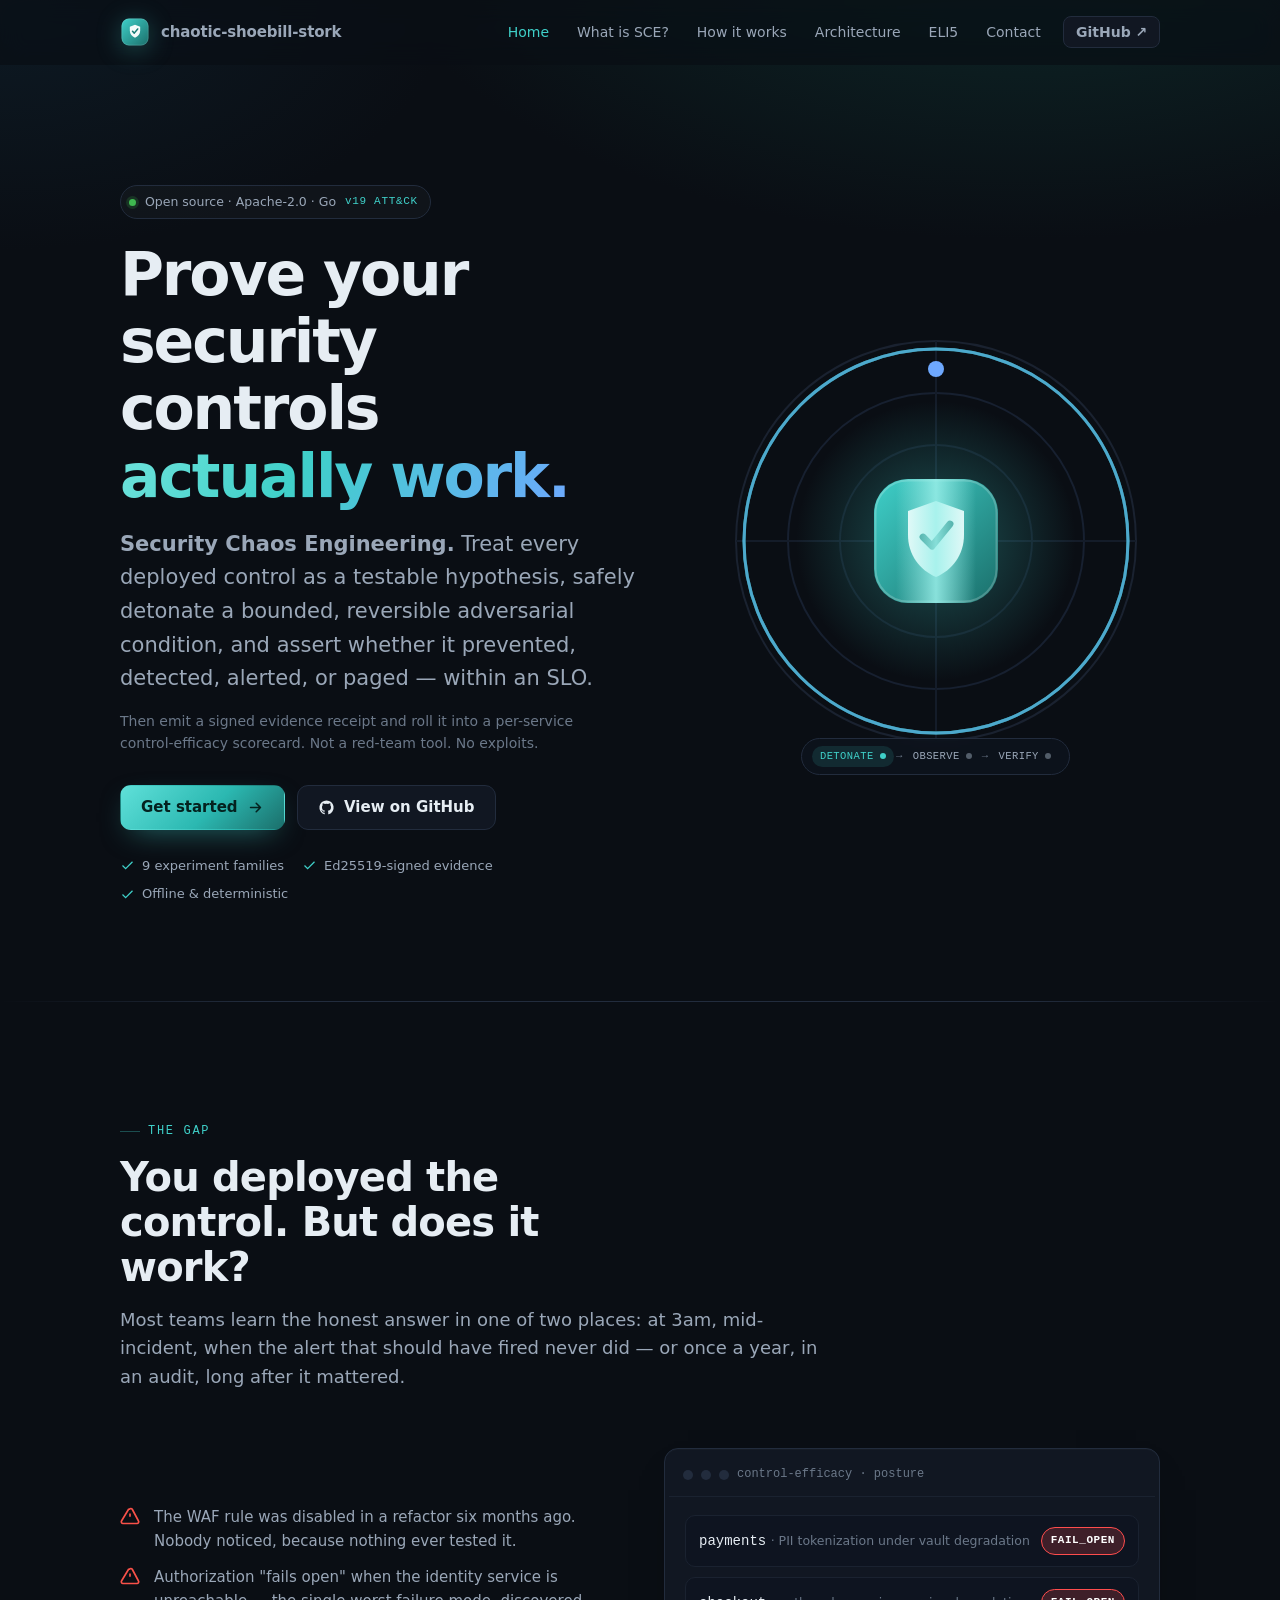
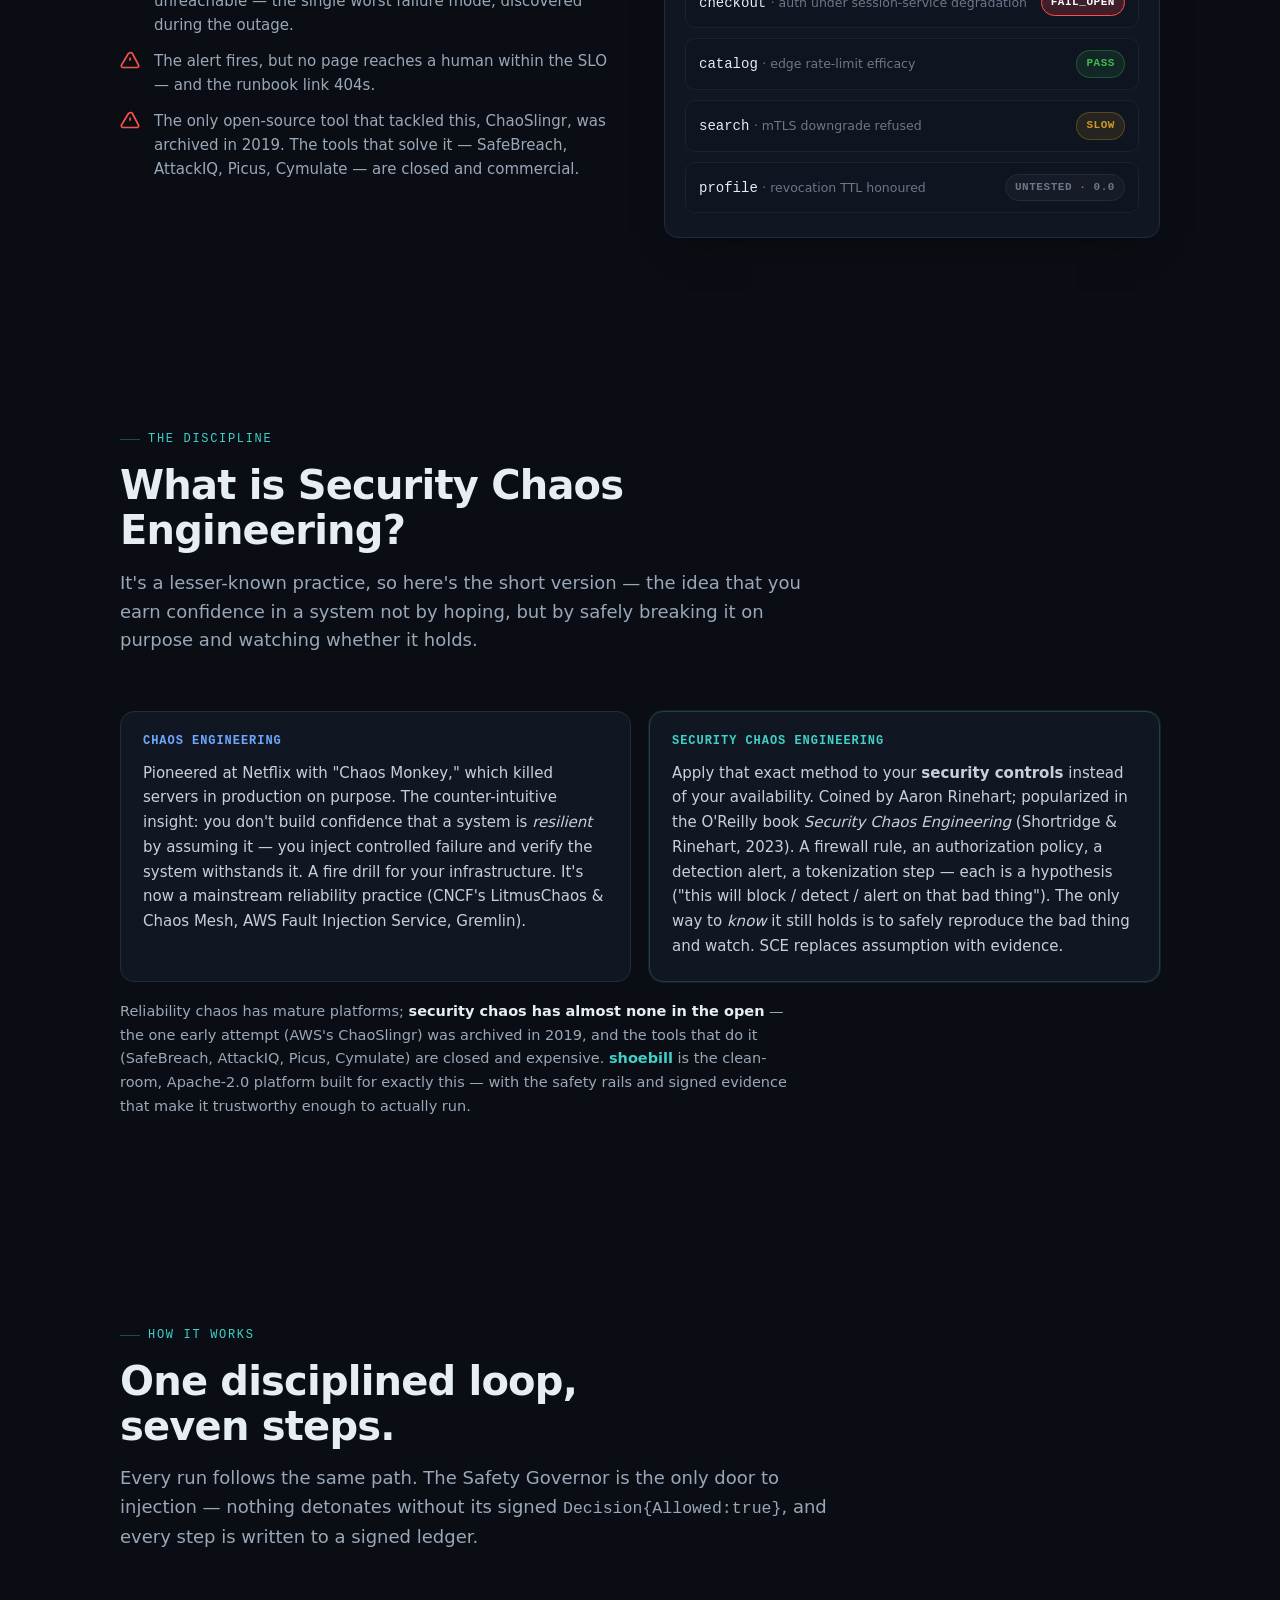
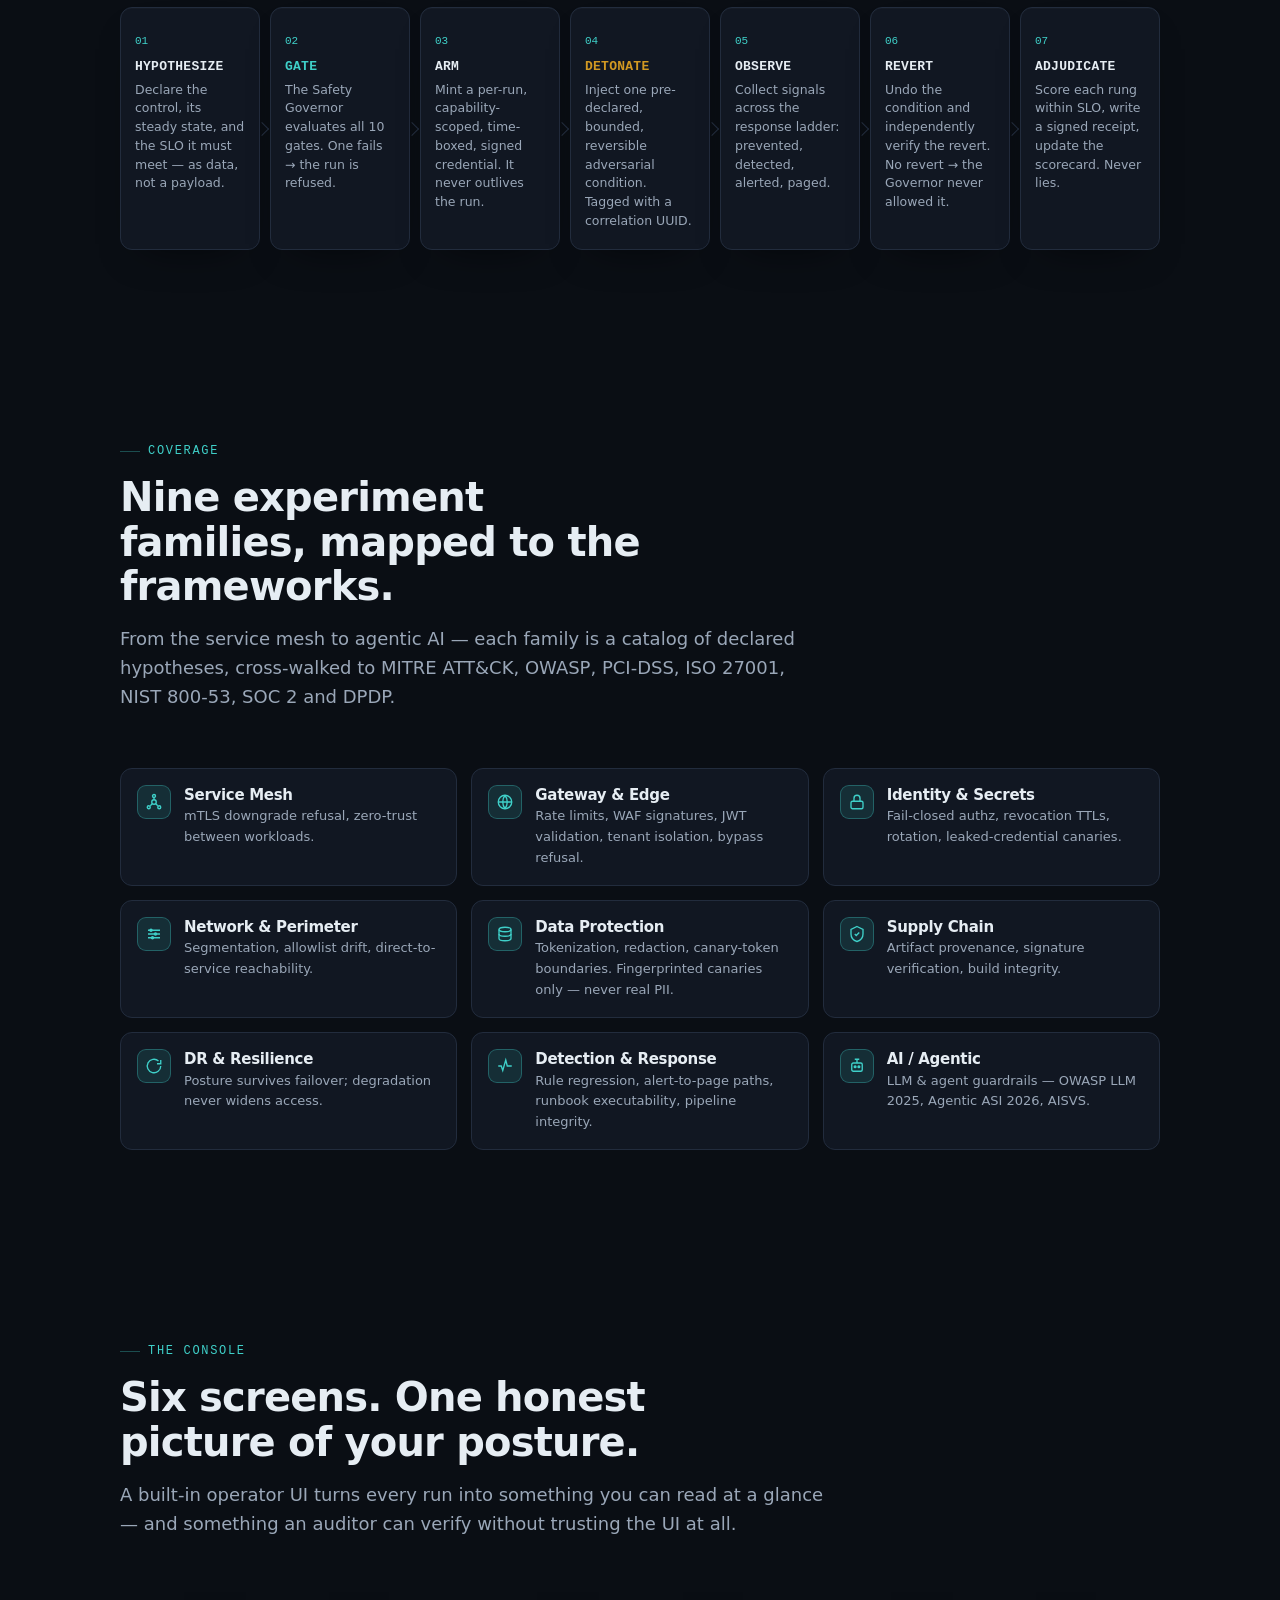
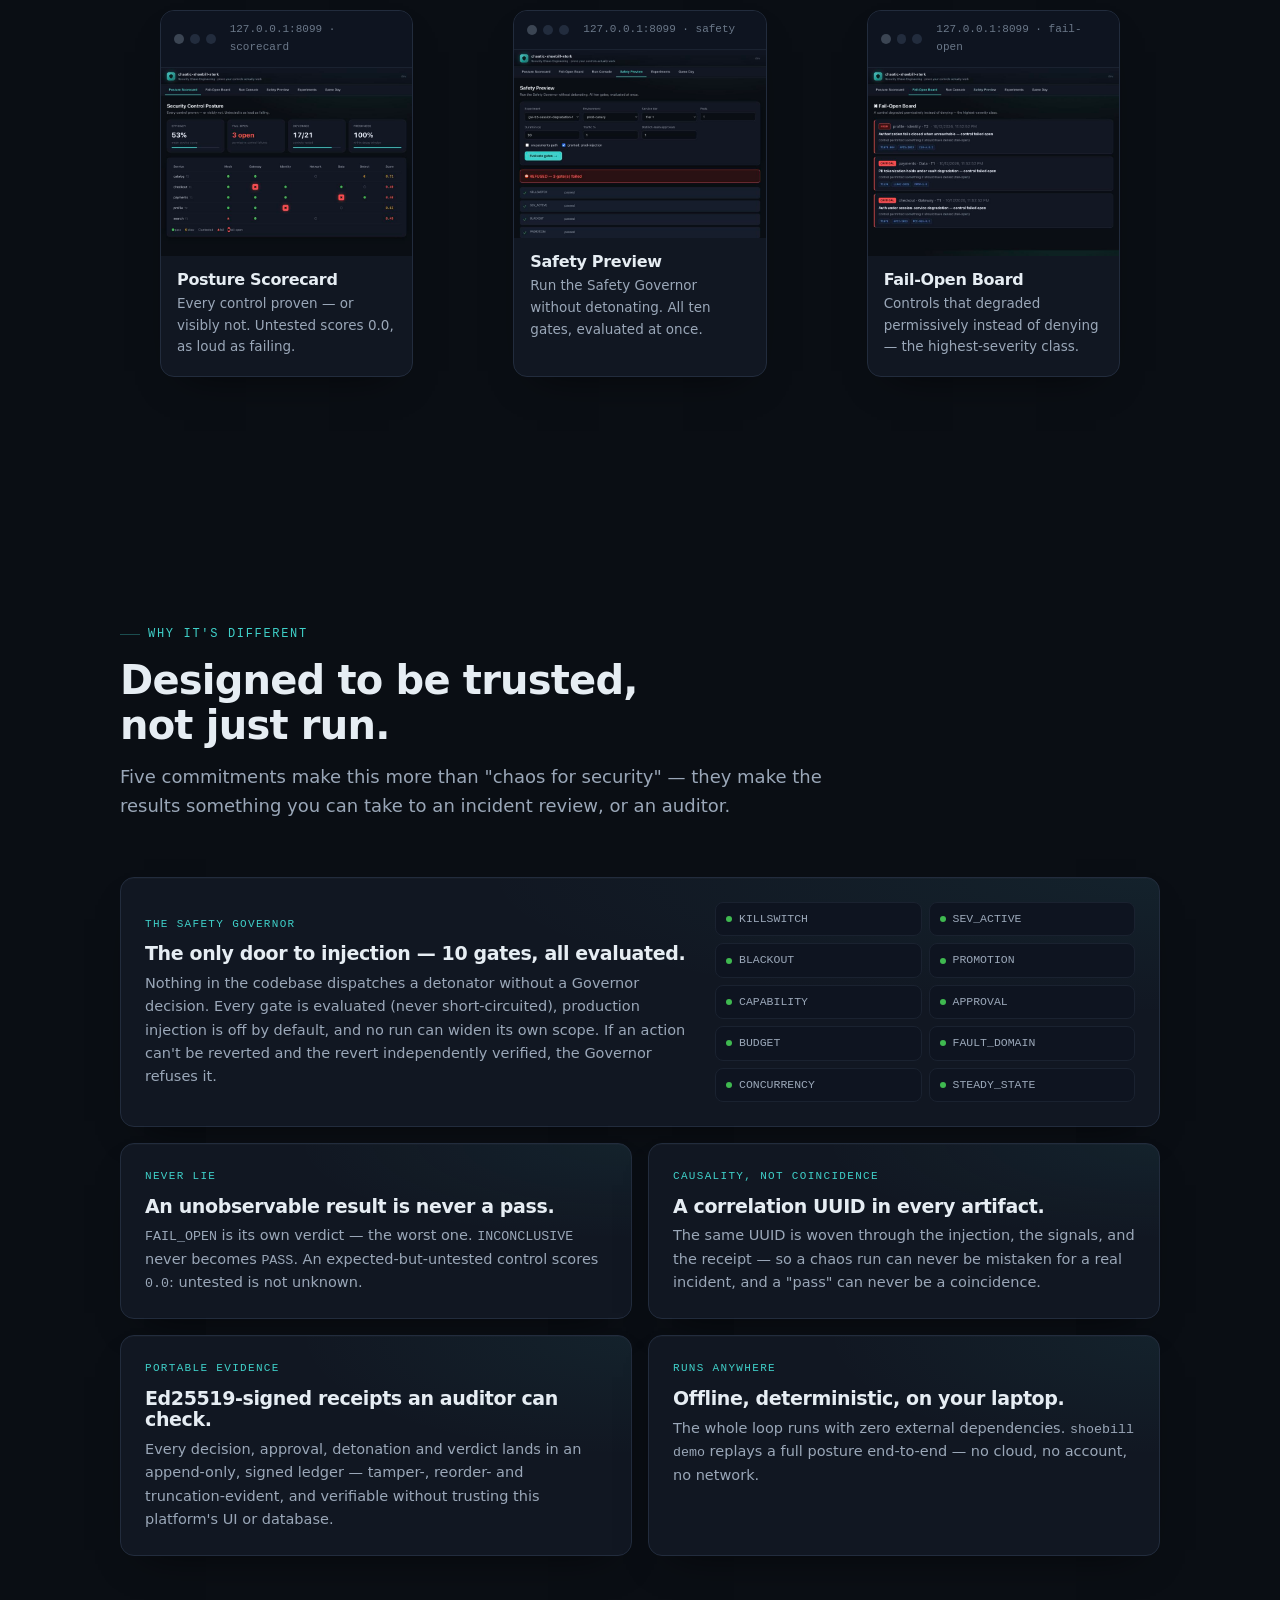
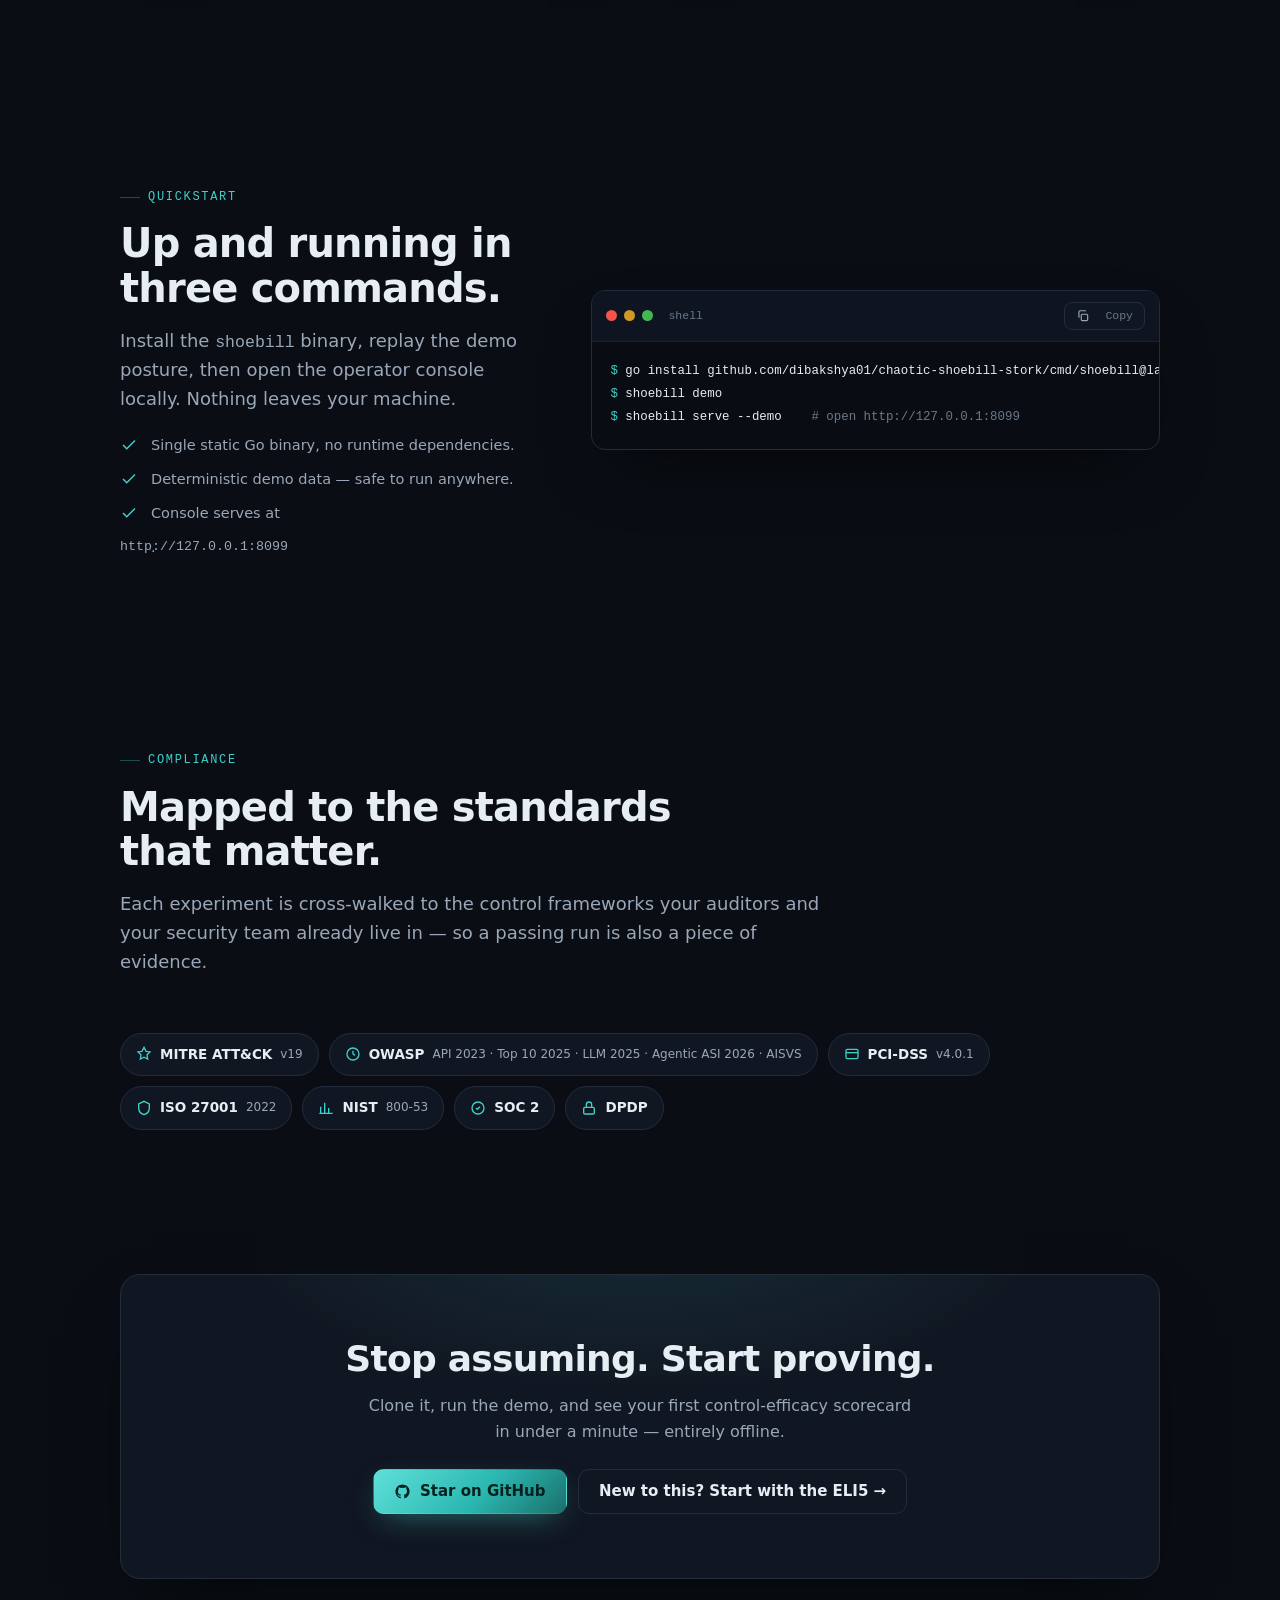
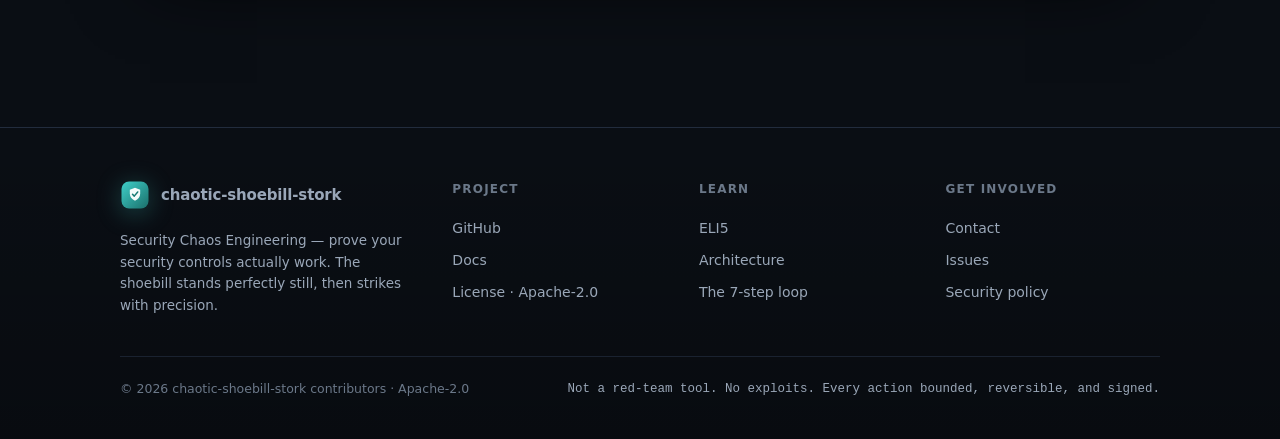
<file: docs/index.html>
<!doctype html>
<html lang="en" class="no-js">
<head>
<meta charset="utf-8">
<meta name="viewport" content="width=device-width, initial-scale=1">
<title>chaotic-shoebill-stork — Security Chaos Engineering</title>
<meta name="description" content="Security Chaos Engineering — prove your security controls actually work. Safely detonate bounded, reversible adversarial conditions, assert within an SLO, and emit signed evidence into a per-service efficacy scorecard. Open source, Apache-2.0, Go.">
<meta name="theme-color" content="#0a0e14">
<meta property="og:title" content="chaotic-shoebill-stork — Security Chaos Engineering">
<meta property="og:description" content="Prove your security controls actually work. Bounded, reversible, signed.">
<meta property="og:type" content="website">
<link rel="icon" href="data:image/svg+xml,%3Csvg xmlns='http://www.w3.org/2000/svg' viewBox='0 0 40 40'%3E%3Cdefs%3E%3ClinearGradient id='g' x1='0' y1='0' x2='1' y2='1'%3E%3Cstop offset='0' stop-color='%233fd0c9'/%3E%3Cstop offset='1' stop-color='%231b6f6b'/%3E%3C/linearGradient%3E%3C/defs%3E%3Crect x='2' y='2' width='36' height='36' rx='10' fill='url(%23g)'/%3E%3Cpath d='M20 10.4 L26.9 12.9 V18.3 C26.9 22.6 24 25.9 20 27.6 C16 25.9 13.1 22.6 13.1 18.3 V12.9 Z' fill='%23ffffff' fill-opacity='.95'/%3E%3Cpath d='M16.7 19.1 L19 21.5 L23.6 15.9' fill='none' stroke='%23167a74' stroke-width='2' stroke-linecap='round' stroke-linejoin='round'/%3E%3C/svg%3E">
<link rel="stylesheet" href="assets/css/site.css">
<noscript><style>.reveal,.stagger>*{opacity:1!important;transform:none!important}</style></noscript>
<script>document.documentElement.className = "js";</script>
</head>
<body>

<!-- ===================== NAV ===================== -->
<header class="nav">
  <div class="wrap nav__inner">
    <a class="brand" href="index.html" aria-label="chaotic-shoebill-stork home">
      <svg viewBox="0 0 40 40" aria-hidden="true"><defs><linearGradient id="nb" x1="0" y1="0" x2="1" y2="1"><stop offset="0" stop-color="#3fd0c9"/><stop offset="1" stop-color="#1b6f6b"/></linearGradient></defs><rect x="2" y="2" width="36" height="36" rx="10" fill="url(#nb)"/><rect x="2.5" y="2.5" width="35" height="35" rx="9.5" fill="none" stroke="#fff" stroke-opacity=".18"/><path d="M20 10.4 L26.9 12.9 V18.3 C26.9 22.6 24 25.9 20 27.6 C16 25.9 13.1 22.6 13.1 18.3 V12.9 Z" fill="#fff" fill-opacity=".95"/><path d="M16.7 19.1 L19 21.5 L23.6 15.9" fill="none" stroke="#167a74" stroke-width="2" stroke-linecap="round" stroke-linejoin="round"/></svg>
      <span><b>chaotic-shoebill-stork</b></span>
    </a>
    <button class="nav__toggle" aria-label="Toggle menu" aria-expanded="false" aria-controls="navlinks">
      <svg viewBox="0 0 24 24" fill="none" stroke="currentColor" stroke-width="2" stroke-linecap="round"><path d="M4 7h16M4 12h16M4 17h16"/></svg>
    </button>
    <nav class="nav__links" id="navlinks" aria-label="Primary">
      <a href="index.html" aria-current="page">Home</a>
      <a href="#sce">What is SCE?</a>
      <a href="#how">How it works</a>
      <a href="architecture.html">Architecture</a>
      <a href="eli5.html">ELI5</a>
      <a href="contact.html">Contact</a>
      <a class="btn btn--ghost btn--sm nav__cta" href="https://github.com/dibakshya01/chaotic-shoebill-stork">GitHub ↗</a>
    </nav>
  </div>
</header>

<main>

<!-- ===================== HERO ===================== -->
<section class="hero">
  <div class="wrap">
    <div class="hero__grid">
      <div class="hero__copy">
        <span class="hero__badge">
          <span class="dot" aria-hidden="true"></span>
          Open source · Apache-2.0 · Go
          <span class="tag">v19 ATT&amp;CK</span>
        </span>
        <h1>Prove your security controls <span class="accent">actually work.</span></h1>
        <p class="hero__lead"><strong>Security Chaos Engineering.</strong> Treat every deployed control as a testable hypothesis, safely detonate a bounded, reversible adversarial condition, and assert whether it prevented, detected, alerted, or paged — within an SLO.</p>
        <p class="hero__sub">Then emit a signed evidence receipt and roll it into a per-service control-efficacy scorecard. Not a red-team tool. No exploits.</p>
        <div class="hero__actions">
          <a class="btn btn--primary" href="#quickstart">Get started
            <svg viewBox="0 0 24 24" fill="none" stroke="currentColor" stroke-width="2.2" stroke-linecap="round" stroke-linejoin="round"><path d="M5 12h14M13 6l6 6-6 6"/></svg>
          </a>
          <a class="btn btn--ghost" href="https://github.com/dibakshya01/chaotic-shoebill-stork">
            <svg viewBox="0 0 24 24" fill="currentColor"><path d="M12 2a10 10 0 00-3.16 19.49c.5.09.68-.22.68-.48l-.01-1.7c-2.78.6-3.37-1.34-3.37-1.34-.46-1.16-1.11-1.47-1.11-1.47-.9-.62.07-.6.07-.6 1 .07 1.53 1.03 1.53 1.03.9 1.52 2.34 1.08 2.91.83.09-.65.35-1.08.63-1.33-2.22-.25-4.56-1.11-4.56-4.94 0-1.09.39-1.98 1.03-2.68-.1-.26-.45-1.27.1-2.64 0 0 .84-.27 2.75 1.02a9.57 9.57 0 015 0c1.91-1.29 2.75-1.02 2.75-1.02.55 1.37.2 2.38.1 2.64.64.7 1.03 1.59 1.03 2.68 0 3.84-2.34 4.68-4.57 4.93.36.31.68.92.68 1.85l-.01 2.75c0 .27.18.58.69.48A10 10 0 0012 2z"/></svg>
            View on GitHub
          </a>
        </div>
        <div class="hero__meta">
          <span><svg viewBox="0 0 24 24" fill="none" stroke="currentColor" stroke-width="2"><path d="M20 6L9 17l-5-5"/></svg> 9 experiment families</span>
          <span><svg viewBox="0 0 24 24" fill="none" stroke="currentColor" stroke-width="2"><path d="M20 6L9 17l-5-5"/></svg> Ed25519-signed evidence</span>
          <span><svg viewBox="0 0 24 24" fill="none" stroke="currentColor" stroke-width="2"><path d="M20 6L9 17l-5-5"/></svg> Offline &amp; deterministic</span>
        </div>
      </div>

      <!-- animated scope visual: patient watcher that strikes -->
      <div class="scope" aria-hidden="true">
        <svg class="scope__svg" viewBox="0 0 220 220" fill="none">
          <defs>
            <linearGradient id="hg" x1="0" y1="0" x2="1" y2="1"><stop offset="0" stop-color="#3fd0c9"/><stop offset="1" stop-color="#1b6f6b"/></linearGradient>
            <radialGradient id="hglow" cx="50%" cy="50%" r="50%"><stop offset="0" stop-color="#3fd0c9" stop-opacity=".35"/><stop offset="1" stop-color="#3fd0c9" stop-opacity="0"/></radialGradient>
            <linearGradient id="hsweep" x1="0" y1="0" x2="1" y2="0"><stop offset="0" stop-color="#9af0ea" stop-opacity="0"/><stop offset=".5" stop-color="#9af0ea" stop-opacity=".85"/><stop offset="1" stop-color="#9af0ea" stop-opacity="0"/></linearGradient>
            <clipPath id="badgeClip"><rect x="79" y="79" width="62" height="62" rx="17"/></clipPath>
          </defs>
          <!-- static scope backdrop -->
          <circle cx="110" cy="110" r="100" stroke="#1a2230" stroke-width="1"/>
          <circle cx="110" cy="110" r="74" stroke="#172030" stroke-width="1"/>
          <circle cx="110" cy="110" r="48" stroke="#141c29" stroke-width="1"/>
          <line x1="10" y1="110" x2="210" y2="110" stroke="#141c29"/>
          <line x1="110" y1="10" x2="110" y2="210" stroke="#141c29"/>
          <circle cx="110" cy="110" r="70" fill="url(#hglow)"/>
          <!-- animated radar rings -->
          <circle class="ring r1" cx="110" cy="110" r="96" stroke="#3fd0c9" stroke-opacity=".55" stroke-width="1.5"/>
          <circle class="ring r2" cx="110" cy="110" r="96" stroke="#3fd0c9" stroke-opacity=".55" stroke-width="1.5"/>
          <circle class="ring r3" cx="110" cy="110" r="96" stroke="#6ea8fe" stroke-opacity=".45" stroke-width="1.5"/>
          <!-- orbiting signal -->
          <g class="orbit"><circle cx="110" cy="24" r="4" fill="#6ea8fe"/></g>
          <!-- badge -->
          <g class="badge-core">
            <rect x="79" y="79" width="62" height="62" rx="17" fill="url(#hg)"/>
            <rect x="79.75" y="79.75" width="60.5" height="60.5" rx="16.25" fill="none" stroke="#fff" stroke-opacity=".2"/>
            <path d="M110 90 L124 95 V107 C124 117 118 124.6 110 128 C102 124.6 96 117 96 107 V95 Z" fill="#fff" fill-opacity=".96"/>
            <path d="M103.5 108 L108 112.6 L117 101.5" stroke="#167a74" stroke-width="3.4" fill="none" stroke-linecap="round" stroke-linejoin="round"/>
            <g clip-path="url(#badgeClip)"><rect class="sweep" x="90" y="79" width="40" height="62" fill="url(#hsweep)"/></g>
          </g>
        </svg>
        <div class="scope__pipe">
          <div class="pipe">
            <span class="pipe__node n1 on">DETONATE <i></i></span>
            <span class="pipe__arr">→</span>
            <span class="pipe__node n2">OBSERVE <i></i></span>
            <span class="pipe__arr">→</span>
            <span class="pipe__node n3">VERIFY <i></i></span>
          </div>
        </div>
      </div>
    </div>
  </div>
</section>

<hr class="divider">

<!-- ===================== THE GAP ===================== -->
<section class="section" id="gap">
  <div class="wrap">
    <div class="section-head reveal">
      <span class="eyebrow">The gap</span>
      <h2 class="section-title">You deployed the control. But does it work?</h2>
      <p class="section-lead">Most teams learn the honest answer in one of two places: at 3am, mid-incident, when the alert that should have fired never did — or once a year, in an audit, long after it mattered.</p>
    </div>
    <div class="gap">
      <div class="reveal">
        <ul class="gap__list">
          <li><svg viewBox="0 0 24 24" fill="none" stroke="currentColor" stroke-width="2"><path d="M12 9v4m0 4h.01M10.3 3.9L1.8 18a2 2 0 001.7 3h17a2 2 0 001.7-3L14.7 3.9a2 2 0 00-3.4 0z"/></svg>
            <span>The WAF rule was disabled in a refactor six months ago. Nobody noticed, because nothing ever tested it.</span></li>
          <li><svg viewBox="0 0 24 24" fill="none" stroke="currentColor" stroke-width="2"><path d="M12 9v4m0 4h.01M10.3 3.9L1.8 18a2 2 0 001.7 3h17a2 2 0 001.7-3L14.7 3.9a2 2 0 00-3.4 0z"/></svg>
            <span>Authorization "fails open" when the identity service is unreachable — the single worst failure mode, discovered during the outage.</span></li>
          <li><svg viewBox="0 0 24 24" fill="none" stroke="currentColor" stroke-width="2"><path d="M12 9v4m0 4h.01M10.3 3.9L1.8 18a2 2 0 001.7 3h17a2 2 0 001.7-3L14.7 3.9a2 2 0 00-3.4 0z"/></svg>
            <span>The alert fires, but no page reaches a human within the SLO — and the runbook link 404s.</span></li>
          <li><svg viewBox="0 0 24 24" fill="none" stroke="currentColor" stroke-width="2"><path d="M12 9v4m0 4h.01M10.3 3.9L1.8 18a2 2 0 001.7 3h17a2 2 0 001.7-3L14.7 3.9a2 2 0 00-3.4 0z"/></svg>
            <span>The only open-source tool that tackled this, ChaoSlingr, was archived in 2019. The tools that solve it — SafeBreach, AttackIQ, Picus, Cymulate — are closed and commercial.</span></li>
        </ul>
      </div>
      <div class="gap__panel reveal">
        <div class="gap__panel-head"><span class="d"></span><span class="d"></span><span class="d"></span> control-efficacy · posture</div>
        <div class="gap__verdict">
          <div class="vrow"><span><span class="svc">payments</span> <span class="mut">· PII tokenization under vault degradation</span></span><span class="pill pill--open">FAIL_OPEN</span></div>
          <div class="vrow"><span><span class="svc">checkout</span> <span class="mut">· auth under session-service degradation</span></span><span class="pill pill--open">FAIL_OPEN</span></div>
          <div class="vrow"><span><span class="svc">catalog</span> <span class="mut">· edge rate-limit efficacy</span></span><span class="pill pill--pass">PASS</span></div>
          <div class="vrow"><span><span class="svc">search</span> <span class="mut">· mTLS downgrade refused</span></span><span class="pill pill--slow">SLOW</span></div>
          <div class="vrow"><span><span class="svc">profile</span> <span class="mut">· revocation TTL honoured</span></span><span class="pill pill--untested">UNTESTED · 0.0</span></div>
        </div>
      </div>
    </div>
  </div>
</section>

<!-- ===================== WHAT IS SCE ===================== -->
<section class="section section--tight" id="sce">
  <div class="wrap">
    <div class="section-head reveal">
      <span class="eyebrow">The discipline</span>
      <h2 class="section-title">What is Security Chaos Engineering?</h2>
      <p class="section-lead">It's a lesser-known practice, so here's the short version — the idea that you earn confidence in a system not by hoping, but by safely breaking it on purpose and watching whether it holds.</p>
    </div>
    <div class="reveal" style="display:grid;grid-template-columns:repeat(auto-fit,minmax(280px,1fr));gap:18px;margin-top:8px">
      <div style="background:#111722;border:1px solid #222c3d;border-radius:14px;padding:22px">
        <div style="font:600 12px/1.2 ui-monospace,Menlo,monospace;letter-spacing:.08em;color:#6ea8fe;text-transform:uppercase">Chaos Engineering</div>
        <p style="color:#c6d0dd;margin:12px 0 0;font-size:15px;line-height:1.65">Pioneered at Netflix with "Chaos Monkey," which killed servers in production on purpose. The counter-intuitive insight: you don't build confidence that a system is <em>resilient</em> by assuming it — you inject controlled failure and verify the system withstands it. A fire drill for your infrastructure. It's now a mainstream reliability practice (CNCF's LitmusChaos &amp; Chaos Mesh, AWS Fault Injection Service, Gremlin).</p>
      </div>
      <div style="background:#111722;border:1px solid #2a3b42;border-radius:14px;padding:22px;box-shadow:0 0 0 1px rgba(63,208,201,.1)">
        <div style="font:600 12px/1.2 ui-monospace,Menlo,monospace;letter-spacing:.08em;color:#3fd0c9;text-transform:uppercase">Security Chaos Engineering</div>
        <p style="color:#c6d0dd;margin:12px 0 0;font-size:15px;line-height:1.65">Apply that exact method to your <strong>security controls</strong> instead of your availability. Coined by Aaron Rinehart; popularized in the O'Reilly book <em>Security Chaos Engineering</em> (Shortridge &amp; Rinehart, 2023). A firewall rule, an authorization policy, a detection alert, a tokenization step — each is a hypothesis ("this will block / detect / alert on that bad thing"). The only way to <em>know</em> it still holds is to safely reproduce the bad thing and watch. SCE replaces assumption with evidence.</p>
      </div>
    </div>
    <p class="reveal" style="color:#9aa7b8;font-size:14.5px;line-height:1.65;margin-top:18px;max-width:74ch">Reliability chaos has mature platforms; <strong style="color:#e6edf3">security chaos has almost none in the open</strong> — the one early attempt (AWS's ChaoSlingr) was archived in 2019, and the tools that do it (SafeBreach, AttackIQ, Picus, Cymulate) are closed and expensive. <span style="color:#3fd0c9;font-weight:600">shoebill</span> is the clean-room, Apache-2.0 platform built for exactly this — with the safety rails and signed evidence that make it trustworthy enough to actually run.</p>
  </div>
</section>

<!-- ===================== HOW IT WORKS ===================== -->
<section class="section" id="how">
  <div class="wrap">
    <div class="section-head reveal">
      <span class="eyebrow">How it works</span>
      <h2 class="section-title">One disciplined loop, seven steps.</h2>
      <p class="section-lead">Every run follows the same path. The Safety Governor is the only door to injection — nothing detonates without its signed <span class="mono">Decision{Allowed:true}</span>, and every step is written to a signed ledger.</p>
    </div>
    <div class="loop stagger">
      <div class="loop__step"><span class="loop__n"></span><h4>HYPOTHESIZE</h4><p>Declare the control, its steady state, and the SLO it must meet — as data, not a payload.</p></div>
      <div class="loop__step loop__step--govern"><span class="loop__n"></span><h4>GATE</h4><p>The Safety Governor evaluates all 10 gates. One fails → the run is refused.</p></div>
      <div class="loop__step"><span class="loop__n"></span><h4>ARM</h4><p>Mint a per-run, capability-scoped, time-boxed, signed credential. It never outlives the run.</p></div>
      <div class="loop__step loop__step--danger"><span class="loop__n"></span><h4>DETONATE</h4><p>Inject one pre-declared, bounded, reversible adversarial condition. Tagged with a correlation UUID.</p></div>
      <div class="loop__step"><span class="loop__n"></span><h4>OBSERVE</h4><p>Collect signals across the response ladder: prevented, detected, alerted, paged.</p></div>
      <div class="loop__step"><span class="loop__n"></span><h4>REVERT</h4><p>Undo the condition and independently verify the revert. No revert → the Governor never allowed it.</p></div>
      <div class="loop__step"><span class="loop__n"></span><h4>ADJUDICATE</h4><p>Score each rung within SLO, write a signed receipt, update the scorecard. Never lies.</p></div>
    </div>
  </div>
</section>

<!-- ===================== FAMILIES ===================== -->
<section class="section section--tight" id="families">
  <div class="wrap">
    <div class="section-head reveal">
      <span class="eyebrow">Coverage</span>
      <h2 class="section-title">Nine experiment families, mapped to the frameworks.</h2>
      <p class="section-lead">From the service mesh to agentic AI — each family is a catalog of declared hypotheses, cross-walked to MITRE ATT&amp;CK, OWASP, PCI-DSS, ISO 27001, NIST 800-53, SOC 2 and DPDP.</p>
    </div>
    <div class="families stagger">
      <div class="fam"><span class="fam__ic"><svg viewBox="0 0 24 24" fill="none" stroke="currentColor" stroke-width="1.8"><circle cx="12" cy="12" r="3"/><circle cx="5" cy="19" r="2"/><circle cx="19" cy="19" r="2"/><circle cx="12" cy="4" r="2"/><path d="M12 6v3M7 17l3-3M17 17l-3-3"/></svg></span><div><h4>Service Mesh</h4><p>mTLS downgrade refusal, zero-trust between workloads.</p></div></div>
      <div class="fam"><span class="fam__ic"><svg viewBox="0 0 24 24" fill="none" stroke="currentColor" stroke-width="1.8"><path d="M3 12h18M12 3a15 15 0 010 18M12 3a15 15 0 000 18"/><circle cx="12" cy="12" r="9"/></svg></span><div><h4>Gateway &amp; Edge</h4><p>Rate limits, WAF signatures, JWT validation, tenant isolation, bypass refusal.</p></div></div>
      <div class="fam"><span class="fam__ic"><svg viewBox="0 0 24 24" fill="none" stroke="currentColor" stroke-width="1.8"><rect x="4" y="11" width="16" height="10" rx="2"/><path d="M8 11V7a4 4 0 018 0v4"/></svg></span><div><h4>Identity &amp; Secrets</h4><p>Fail-closed authz, revocation TTLs, rotation, leaked-credential canaries.</p></div></div>
      <div class="fam"><span class="fam__ic"><svg viewBox="0 0 24 24" fill="none" stroke="currentColor" stroke-width="1.8"><path d="M4 7h16M4 12h16M4 17h16"/><circle cx="8" cy="7" r="1.4" fill="currentColor"/><circle cx="14" cy="12" r="1.4" fill="currentColor"/><circle cx="10" cy="17" r="1.4" fill="currentColor"/></svg></span><div><h4>Network &amp; Perimeter</h4><p>Segmentation, allowlist drift, direct-to-service reachability.</p></div></div>
      <div class="fam"><span class="fam__ic"><svg viewBox="0 0 24 24" fill="none" stroke="currentColor" stroke-width="1.8"><ellipse cx="12" cy="6" rx="8" ry="3"/><path d="M4 6v12c0 1.7 3.6 3 8 3s8-1.3 8-3V6"/><path d="M4 12c0 1.7 3.6 3 8 3s8-1.3 8-3"/></svg></span><div><h4>Data Protection</h4><p>Tokenization, redaction, canary-token boundaries. Fingerprinted canaries only — never real PII.</p></div></div>
      <div class="fam"><span class="fam__ic"><svg viewBox="0 0 24 24" fill="none" stroke="currentColor" stroke-width="1.8"><path d="M12 2l8 4v6c0 5-3.4 8.6-8 10-4.6-1.4-8-5-8-10V6z"/><path d="M9 12l2 2 4-4"/></svg></span><div><h4>Supply Chain</h4><p>Artifact provenance, signature verification, build integrity.</p></div></div>
      <div class="fam"><span class="fam__ic"><svg viewBox="0 0 24 24" fill="none" stroke="currentColor" stroke-width="1.8"><path d="M21 12a9 9 0 11-3-6.7M21 4v5h-5"/></svg></span><div><h4>DR &amp; Resilience</h4><p>Posture survives failover; degradation never widens access.</p></div></div>
      <div class="fam"><span class="fam__ic"><svg viewBox="0 0 24 24" fill="none" stroke="currentColor" stroke-width="1.8"><path d="M3 12h4l2 6 4-14 2 8h6"/></svg></span><div><h4>Detection &amp; Response</h4><p>Rule regression, alert-to-page paths, runbook executability, pipeline integrity.</p></div></div>
      <div class="fam"><span class="fam__ic"><svg viewBox="0 0 24 24" fill="none" stroke="currentColor" stroke-width="1.8"><rect x="5" y="8" width="14" height="11" rx="2"/><path d="M12 8V4M9 3h6"/><circle cx="9.5" cy="13" r="1.2" fill="currentColor"/><circle cx="14.5" cy="13" r="1.2" fill="currentColor"/></svg></span><div><h4>AI / Agentic</h4><p>LLM &amp; agent guardrails — OWASP LLM 2025, Agentic ASI 2026, AISVS.</p></div></div>
    </div>
  </div>
</section>

<!-- ===================== SCREENS ===================== -->
<section class="section" id="screens">
  <div class="wrap">
    <div class="section-head reveal">
      <span class="eyebrow">The console</span>
      <h2 class="section-title">Six screens. One honest picture of your posture.</h2>
      <p class="section-lead">A built-in operator UI turns every run into something you can read at a glance — and something an auditor can verify without trusting the UI at all.</p>
    </div>
    <div class="shots stagger">
      <figure class="shot">
        <div class="shot__bar"><i></i><i></i><i></i><span>127.0.0.1:8099 · scorecard</span></div>
        <div class="shot__img"><img src="assets/img/scorecard.jpg" alt="Posture Scorecard: a grid of services and control families, each cell a pass, slow, untested, fail or fail-open marker, with efficacy, fail-open count, coverage and freshness tiles above." loading="lazy" width="800" height="600"></div>
        <figcaption class="shot__cap"><h3>Posture Scorecard</h3><p>Every control proven — or visibly not. Untested scores 0.0, as loud as failing.</p></figcaption>
      </figure>
      <figure class="shot">
        <div class="shot__bar"><i></i><i></i><i></i><span>127.0.0.1:8099 · safety</span></div>
        <div class="shot__img"><img src="assets/img/safety-preview.jpg" alt="Safety Preview: a form to configure an experiment and a list of all ten Safety Governor gates, each shown as passed or failed, with an overall REFUSED verdict." loading="lazy" width="800" height="600"></div>
        <figcaption class="shot__cap"><h3>Safety Preview</h3><p>Run the Safety Governor without detonating. All ten gates, evaluated at once.</p></figcaption>
      </figure>
      <figure class="shot">
        <div class="shot__bar"><i></i><i></i><i></i><span>127.0.0.1:8099 · fail-open</span></div>
        <div class="shot__img"><img src="assets/img/failopen.jpg" alt="Fail-Open Board: cards for each control that degraded permissively instead of denying, tagged with severity and the frameworks each maps to." loading="lazy" width="800" height="600"></div>
        <figcaption class="shot__cap"><h3>Fail-Open Board</h3><p>Controls that degraded permissively instead of denying — the highest-severity class.</p></figcaption>
      </figure>
    </div>
  </div>
</section>

<!-- ===================== DIFFERENTIATORS ===================== -->
<section class="section" id="why">
  <div class="wrap">
    <div class="section-head reveal">
      <span class="eyebrow">Why it's different</span>
      <h2 class="section-title">Designed to be trusted, not just run.</h2>
      <p class="section-lead">Five commitments make this more than "chaos for security" — they make the results something you can take to an incident review, or an auditor.</p>
    </div>
    <div class="feat stagger">
      <div class="feat__card lead">
        <div>
          <span class="feat__kicker">The Safety Governor</span>
          <h3>The only door to injection — 10 gates, all evaluated.</h3>
          <p>Nothing in the codebase dispatches a detonator without a Governor decision. Every gate is evaluated (never short-circuited), production injection is off by default, and no run can widen its own scope. If an action can't be reverted and the revert independently verified, the Governor refuses it.</p>
        </div>
        <div class="gates-mini" aria-hidden="true">
          <span>KILLSWITCH</span><span>SEV_ACTIVE</span>
          <span>BLACKOUT</span><span>PROMOTION</span>
          <span>CAPABILITY</span><span>APPROVAL</span>
          <span>BUDGET</span><span>FAULT_DOMAIN</span>
          <span>CONCURRENCY</span><span>STEADY_STATE</span>
        </div>
      </div>
      <div class="feat__card">
        <span class="feat__kicker">Never lie</span>
        <h3>An unobservable result is never a pass.</h3>
        <p><span class="mono">FAIL_OPEN</span> is its own verdict — the worst one. <span class="mono">INCONCLUSIVE</span> never becomes <span class="mono">PASS</span>. An expected-but-untested control scores <span class="mono">0.0</span>: untested is not unknown.</p>
      </div>
      <div class="feat__card">
        <span class="feat__kicker">Causality, not coincidence</span>
        <h3>A correlation UUID in every artifact.</h3>
        <p>The same UUID is woven through the injection, the signals, and the receipt — so a chaos run can never be mistaken for a real incident, and a "pass" can never be a coincidence.</p>
      </div>
      <div class="feat__card">
        <span class="feat__kicker">Portable evidence</span>
        <h3>Ed25519-signed receipts an auditor can check.</h3>
        <p>Every decision, approval, detonation and verdict lands in an append-only, signed ledger — tamper-, reorder- and truncation-evident, and verifiable without trusting this platform's UI or database.</p>
      </div>
      <div class="feat__card">
        <span class="feat__kicker">Runs anywhere</span>
        <h3>Offline, deterministic, on your laptop.</h3>
        <p>The whole loop runs with zero external dependencies. <span class="mono">shoebill demo</span> replays a full posture end-to-end — no cloud, no account, no network.</p>
      </div>
    </div>
  </div>
</section>

<!-- ===================== QUICKSTART ===================== -->
<section class="section" id="quickstart">
  <div class="wrap">
    <div class="quick">
      <div class="reveal">
        <span class="eyebrow">Quickstart</span>
        <h2 class="section-title">Up and running in three commands.</h2>
        <p class="section-lead">Install the <span class="mono">shoebill</span> binary, replay the demo posture, then open the operator console locally. Nothing leaves your machine.</p>
        <ul class="quick__points">
          <li><svg viewBox="0 0 24 24" fill="none" stroke="currentColor" stroke-width="2"><path d="M20 6L9 17l-5-5"/></svg> Single static Go binary, no runtime dependencies.</li>
          <li><svg viewBox="0 0 24 24" fill="none" stroke="currentColor" stroke-width="2"><path d="M20 6L9 17l-5-5"/></svg> Deterministic demo data — safe to run anywhere.</li>
          <li><svg viewBox="0 0 24 24" fill="none" stroke="currentColor" stroke-width="2"><path d="M20 6L9 17l-5-5"/></svg> Console serves at <span class="mono">http://127.0.0.1:8099</span>.</li>
        </ul>
      </div>
      <div class="reveal">
        <div class="terminal">
          <div class="terminal__bar">
            <i></i><i></i><i></i><span>shell</span>
            <button class="copy-btn copy" data-copy="#install-cmds" aria-label="Copy install commands">
              <svg class="ic-copy" viewBox="0 0 24 24" fill="none" stroke="currentColor" stroke-width="2"><rect x="9" y="9" width="11" height="11" rx="2"/><path d="M5 15V5a2 2 0 012-2h10"/></svg>
              <svg class="ic-check" viewBox="0 0 24 24" fill="none" stroke="currentColor" stroke-width="2.4"><path d="M20 6L9 17l-5-5"/></svg>
              <span class="copy-label">Copy</span>
            </button>
          </div>
          <div class="terminal__body"><code id="install-cmds" data-copytext="go install github.com/dibakshya01/chaotic-shoebill-stork/cmd/shoebill@latest
shoebill demo
shoebill serve --demo"><span class="line"><span class="prompt">$ </span>go install github.com/dibakshya01/chaotic-shoebill-stork/cmd/shoebill@latest</span>
<span class="line"><span class="prompt">$ </span>shoebill demo</span>
<span class="line"><span class="prompt">$ </span>shoebill serve --demo    <span class="cmt"># open http://127.0.0.1:8099</span></span></code></div>
        </div>
      </div>
    </div>
  </div>
</section>

<!-- ===================== STANDARDS ===================== -->
<section class="section section--tight" id="standards">
  <div class="wrap">
    <div class="section-head reveal">
      <span class="eyebrow">Compliance</span>
      <h2 class="section-title">Mapped to the standards that matter.</h2>
      <p class="section-lead">Each experiment is cross-walked to the control frameworks your auditors and your security team already live in — so a passing run is also a piece of evidence.</p>
    </div>
    <div class="badges reveal">
      <span class="badge"><svg viewBox="0 0 24 24" fill="none" stroke="currentColor" stroke-width="2"><path d="M12 2l3 6 6 .9-4.5 4.3 1 6.3L12 16.9 6.5 19.5l1-6.3L3 8.9 9 8z"/></svg><b>MITRE ATT&amp;CK</b> <span>v19</span></span>
      <span class="badge"><svg viewBox="0 0 24 24" fill="none" stroke="currentColor" stroke-width="2"><circle cx="12" cy="12" r="9"/><path d="M12 7v5l3 2"/></svg><b>OWASP</b> <span>API 2023 · Top 10 2025 · LLM 2025 · Agentic ASI 2026 · AISVS</span></span>
      <span class="badge"><svg viewBox="0 0 24 24" fill="none" stroke="currentColor" stroke-width="2"><rect x="3" y="5" width="18" height="14" rx="2"/><path d="M3 10h18"/></svg><b>PCI-DSS</b> <span>v4.0.1</span></span>
      <span class="badge"><svg viewBox="0 0 24 24" fill="none" stroke="currentColor" stroke-width="2"><path d="M12 2l8 4v6c0 5-3.4 8.6-8 10-4.6-1.4-8-5-8-10V6z"/></svg><b>ISO 27001</b> <span>2022</span></span>
      <span class="badge"><svg viewBox="0 0 24 24" fill="none" stroke="currentColor" stroke-width="2"><path d="M4 20V10M10 20V4M16 20v-8M22 20H2"/></svg><b>NIST</b> <span>800-53</span></span>
      <span class="badge"><svg viewBox="0 0 24 24" fill="none" stroke="currentColor" stroke-width="2"><path d="M9 12l2 2 4-4"/><circle cx="12" cy="12" r="9"/></svg><b>SOC 2</b></span>
      <span class="badge"><svg viewBox="0 0 24 24" fill="none" stroke="currentColor" stroke-width="2"><rect x="4" y="11" width="16" height="10" rx="2"/><path d="M8 11V7a4 4 0 018 0v4"/></svg><b>DPDP</b></span>
    </div>
  </div>
</section>

<!-- ===================== CTA ===================== -->
<section class="section section--tight">
  <div class="wrap">
    <div class="cta reveal">
      <h2>Stop assuming. Start proving.</h2>
      <p>Clone it, run the demo, and see your first control-efficacy scorecard in under a minute — entirely offline.</p>
      <div class="cta__actions">
        <a class="btn btn--primary" href="https://github.com/dibakshya01/chaotic-shoebill-stork">
          <svg viewBox="0 0 24 24" fill="currentColor"><path d="M12 2a10 10 0 00-3.16 19.49c.5.09.68-.22.68-.48l-.01-1.7c-2.78.6-3.37-1.34-3.37-1.34-.46-1.16-1.11-1.47-1.11-1.47-.9-.62.07-.6.07-.6 1 .07 1.53 1.03 1.53 1.03.9 1.52 2.34 1.08 2.91.83.09-.65.35-1.08.63-1.33-2.22-.25-4.56-1.11-4.56-4.94 0-1.09.39-1.98 1.03-2.68-.1-.26-.45-1.27.1-2.64 0 0 .84-.27 2.75 1.02a9.57 9.57 0 015 0c1.91-1.29 2.75-1.02 2.75-1.02.55 1.37.2 2.38.1 2.64.64.7 1.03 1.59 1.03 2.68 0 3.84-2.34 4.68-4.57 4.93.36.31.68.92.68 1.85l-.01 2.75c0 .27.18.58.69.48A10 10 0 0012 2z"/></svg>
          Star on GitHub
        </a>
        <a class="btn btn--ghost" href="eli5.html">New to this? Start with the ELI5 →</a>
      </div>
    </div>
  </div>
</section>

</main>

<!-- ===================== FOOTER ===================== -->
<footer class="footer">
  <div class="wrap">
    <div class="footer__top">
      <div class="footer__brand">
        <a class="brand" href="index.html" aria-label="chaotic-shoebill-stork home">
          <svg viewBox="0 0 40 40" aria-hidden="true"><defs><linearGradient id="fb" x1="0" y1="0" x2="1" y2="1"><stop offset="0" stop-color="#3fd0c9"/><stop offset="1" stop-color="#1b6f6b"/></linearGradient></defs><rect x="2" y="2" width="36" height="36" rx="10" fill="url(#fb)"/><path d="M20 10.4 L26.9 12.9 V18.3 C26.9 22.6 24 25.9 20 27.6 C16 25.9 13.1 22.6 13.1 18.3 V12.9 Z" fill="#fff" fill-opacity=".95"/><path d="M16.7 19.1 L19 21.5 L23.6 15.9" fill="none" stroke="#167a74" stroke-width="2" stroke-linecap="round" stroke-linejoin="round"/></svg>
          <span><b>chaotic-shoebill-stork</b></span>
        </a>
        <p>Security Chaos Engineering — prove your security controls actually work. The shoebill stands perfectly still, then strikes with precision.</p>
      </div>
      <div class="footer__col">
        <h5>Project</h5>
        <a href="https://github.com/dibakshya01/chaotic-shoebill-stork">GitHub</a>
        <a href="https://github.com/dibakshya01/chaotic-shoebill-stork/tree/main/docs">Docs</a>
        <a href="https://github.com/dibakshya01/chaotic-shoebill-stork/blob/main/LICENSE">License · Apache-2.0</a>
      </div>
      <div class="footer__col">
        <h5>Learn</h5>
        <a href="eli5.html">ELI5</a>
        <a href="architecture.html">Architecture</a>
        <a href="#how">The 7-step loop</a>
      </div>
      <div class="footer__col">
        <h5>Get involved</h5>
        <a href="contact.html">Contact</a>
        <a href="https://github.com/dibakshya01/chaotic-shoebill-stork/issues">Issues</a>
        <a href="https://github.com/dibakshya01/chaotic-shoebill-stork/blob/main/SECURITY.md">Security policy</a>
      </div>
    </div>
    <div class="footer__bar">
      <span>© <span data-year>2026</span> chaotic-shoebill-stork contributors · Apache-2.0</span>
      <span class="footer__tag">Not a red-team tool. No exploits. Every action bounded, reversible, and signed.</span>
    </div>
  </div>
</footer>

<script src="assets/js/site.js" defer></script>
</body>
</html>
</file>
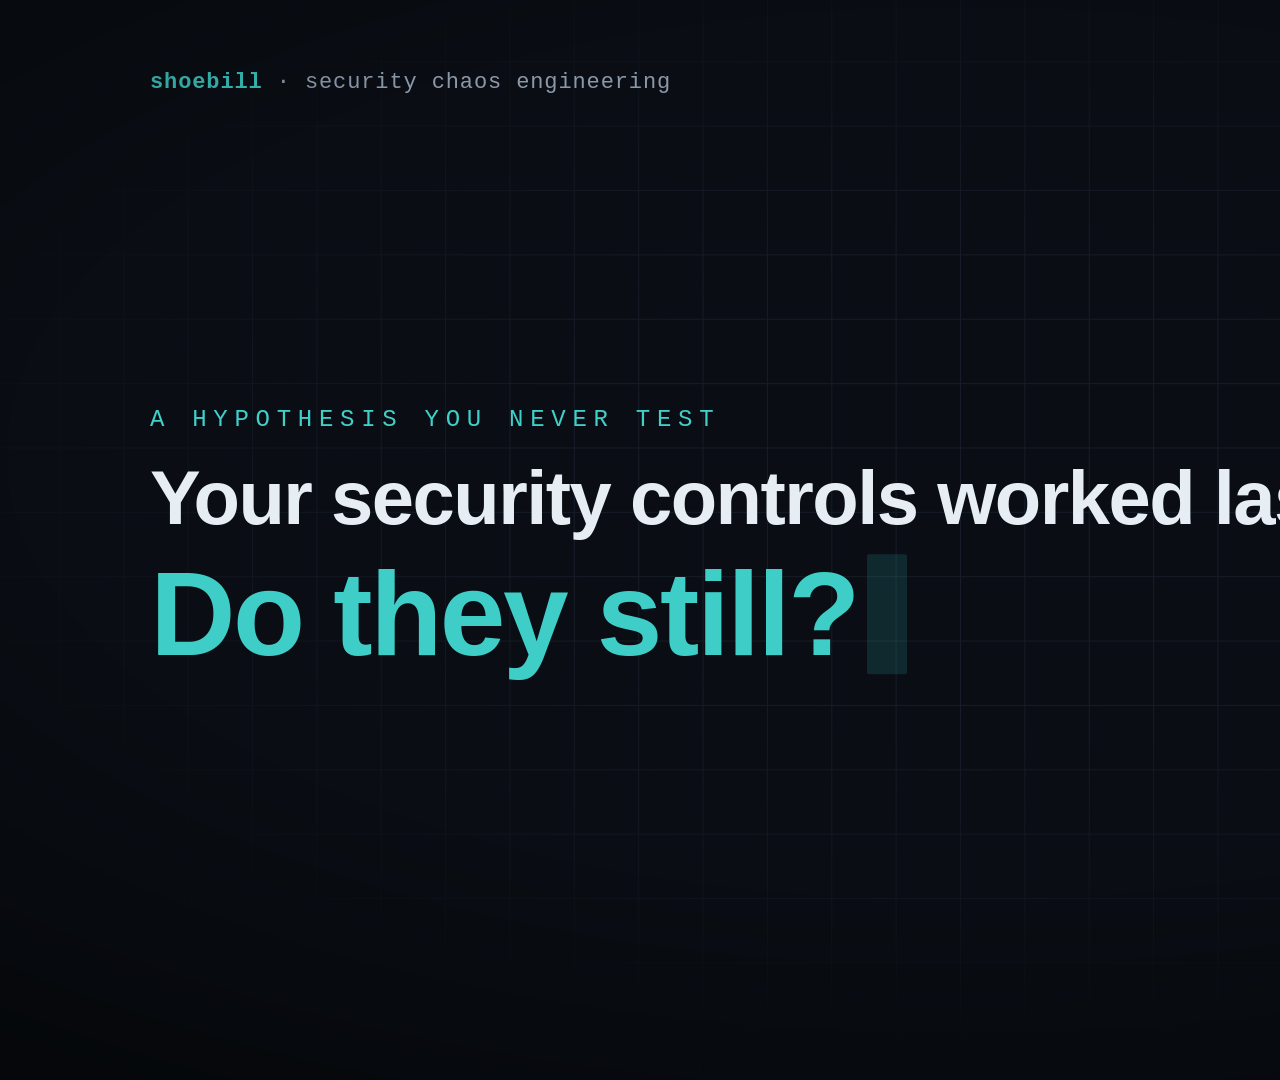
<file: brag-output/motion.html>
<!doctype html>
<html lang="en">
<head>
<meta charset="utf-8" />
<title>shoebill — launch</title>
<style>
  :root{
    --bg:#0a0e14; --panel:#111722; --panel2:#141c29; --line:#222c3d;
    --ink:#e6edf3; --muted:#9aa7b8; --teal:#3fd0c9; --tealDeep:#1b6f6b;
    --tealLight:#9af0ea; --blue:#6ea8fe; --green:#3fb950; --amber:#d29922; --red:#f85149;
    --sans:-apple-system,BlinkMacSystemFont,"Segoe UI",Helvetica,Arial,sans-serif;
    --mono:ui-monospace,"SF Mono","JetBrains Mono",Menlo,Consolas,monospace;
  }
  *{margin:0;padding:0;box-sizing:border-box}
  html,body{background:var(--bg);overflow:hidden}
  #stage{
    position:relative;width:1920px;height:1080px;background:var(--bg);
    color:var(--ink);font-family:var(--sans);overflow:hidden;
  }
  .scene{position:absolute;inset:0;display:flex;align-items:center;justify-content:center;will-change:opacity,transform}
  .wrap{position:absolute;left:150px;right:150px;top:140px;bottom:140px}
  .grid{position:absolute;inset:0;opacity:.5;
    background-image:linear-gradient(var(--line) 1px,transparent 1px),linear-gradient(90deg,var(--line) 1px,transparent 1px);
    background-size:64px 64px;mask-image:radial-gradient(ellipse 70% 70% at 50% 45%,#000 30%,transparent 80%)}
  .vignette{position:absolute;inset:0;pointer-events:none;
    background:radial-gradient(ellipse 90% 75% at 50% 42%,transparent 55%,rgba(0,0,0,.55) 100%)}
  .kicker{font-family:var(--mono);letter-spacing:.28em;text-transform:uppercase;font-size:24px;color:var(--teal)}
  .big{font-weight:800;line-height:1.02;letter-spacing:-.02em}
  .mono{font-family:var(--mono)}
  .corner{position:absolute;left:150px;top:70px;font-family:var(--mono);font-size:22px;color:var(--muted);letter-spacing:.04em}
  .corner b{color:var(--teal)}
  .caret{display:inline-block;width:.6ch;background:var(--teal);color:transparent;margin-left:.08em;border-radius:2px}
  .card{position:absolute;top:0;width:620px;padding:40px 44px;border:1px solid var(--line);border-radius:18px;background:linear-gradient(180deg,var(--panel2),var(--panel))}
  .card h3{font-family:var(--mono);font-size:30px;color:var(--ink);margin-bottom:14px}
  .card p{font-size:26px;line-height:1.4;color:var(--muted)}
  .chip{position:absolute;top:0;display:flex;align-items:center;justify-content:center;height:92px;border:1px solid var(--line);border-radius:14px;background:var(--panel);font-family:var(--mono);font-size:21px;letter-spacing:.04em;color:var(--ink);white-space:nowrap;padding:0 10px}
  .ladder-row{position:absolute;left:0;display:flex;align-items:center;gap:28px;font-family:var(--mono)}
  .ladder-row .q{font-size:46px;letter-spacing:.02em;width:360px}
  .mark{font-size:52px;font-weight:700}
  .stamp{position:absolute;right:40px;top:50%;transform:translateY(-50%);border:5px solid var(--red);color:var(--red);
    font-family:var(--mono);font-weight:800;font-size:92px;letter-spacing:.02em;padding:18px 34px;border-radius:16px;
    background:rgba(248,81,73,.06)}
  .sc{position:absolute;left:0;right:0;top:0;border:1px solid var(--line);border-radius:20px;background:linear-gradient(180deg,var(--panel2),var(--panel));padding:44px 54px;font-family:var(--mono)}
  .sc .hd{font-size:30px;color:var(--ink);margin-bottom:8px}
  .sc .hd .lbl{color:var(--muted)}
  .sc .cols{display:grid;grid-template-columns:260px repeat(6,1fr) 160px;font-size:22px;color:var(--muted);margin:26px 0 10px;letter-spacing:.02em}
  .sc .row{display:grid;grid-template-columns:260px repeat(6,1fr) 160px;align-items:center;font-size:30px;height:66px;border-top:1px solid var(--line)}
  .sc .row .svc{color:var(--ink)}
  .sc .row .tier{color:var(--muted);font-size:22px}
  .sc .row .score{text-align:right;font-weight:700}
  .g{font-size:30px}
  .pass{color:var(--green)} .slow{color:var(--amber)} .untested{color:var(--muted)} .fail{color:var(--red)} .teal{color:var(--teal)}
  .brandrow{position:absolute;left:0;right:0;top:50%;transform:translateY(-50%);text-align:center}
  .feather{font-size:120px;line-height:1}
  .ul{height:8px;background:var(--teal);border-radius:6px;margin:34px auto 0}
  .pill{display:inline-block;font-family:var(--mono);font-size:24px;color:var(--teal);border:1px solid var(--tealDeep);border-radius:999px;padding:8px 20px}
</style>
</head>
<body>
<div id="stage">
  <div class="grid" id="grid"></div>

  <!-- persistent corner mark -->
  <div class="corner" id="corner"><b>shoebill</b> · security chaos engineering</div>

  <!-- 1 HOOK -->
  <div class="scene" id="s_hook">
    <div class="wrap" style="display:flex;flex-direction:column;justify-content:center">
      <div class="kicker" id="hook_k">a hypothesis you never test</div>
      <div class="big" id="hook_l1" style="font-size:76px;color:var(--ink);margin-top:26px">Your security controls worked last quarter.</div>
      <div class="big" id="hook_l2" style="font-size:118px;color:var(--teal);margin-top:18px">Do they still?<span class="caret" id="caret">|</span></div>
    </div>
  </div>

  <!-- 2 SETUP -->
  <div class="scene" id="s_setup">
    <div class="wrap">
      <div class="kicker" id="setup_k">today you only find out two ways</div>
      <div class="card" id="card1" style="left:0">
        <h3>▲ 3 a.m. incident</h3>
        <p>A control that passed last quarter silently decayed — and you learn it mid-outage.</p>
      </div>
      <div class="card" id="card2" style="right:0">
        <h3>▲ annual audit</h3>
        <p>Samples <span style="color:var(--ink)">configuration</span> — the intent. Never the runtime behavior.</p>
      </div>
    </div>
  </div>

  <!-- 3 TURN -->
  <div class="scene" id="s_turn">
    <div class="wrap">
      <div class="kicker" id="turn_k" style="text-align:center">or you prove it — one governed loop</div>
      <div id="loopline" style="position:absolute;left:0;right:0;top:300px;height:3px;background:var(--tealDeep);transform-origin:left center"></div>
      <div id="chips"></div>
    </div>
  </div>

  <!-- 4 PAYOFF -->
  <div class="scene" id="s_payoff">
    <div class="wrap">
      <div class="kicker" id="pay_k">observe the ladder — correlated on one run UUID</div>
      <div id="ladder" style="position:absolute;left:0;top:150px"></div>
      <div class="stamp" id="stamp">FAIL_OPEN</div>
    </div>
  </div>

  <!-- 5 PROOF -->
  <div class="scene" id="s_proof">
    <div class="wrap">
      <div class="kicker" id="pf_k">rolled into a signed, per-service scorecard</div>
      <div class="sc" id="scorecard" style="top:92px">
        <div class="hd"><span id="sc_eff">Efficacy 53%</span>
          <span class="lbl">  ·  Fail-open <span class="fail">3 open</span>  ·  Coverage 17/21  ·  Freshness 100%</span></div>
        <div class="cols"><span>service</span><span>Mesh</span><span>Gwy</span><span>Idnt</span><span>Netw</span><span>Data</span><span>Detc</span><span style="text-align:right">score</span></div>
        <div id="rows"></div>
      </div>
    </div>
  </div>

  <!-- 6 LAND -->
  <div class="scene" id="s_land">
    <div class="wrap">
      <div class="brandrow">
        <div class="feather" id="feather">🪶</div>
        <div class="big" id="brandname" style="font-size:104px;color:var(--ink);margin-top:6px">shoebill</div>
        <div id="tagline" style="font-size:34px;color:var(--muted);margin-top:22px">Security Chaos Engineering — with signed, verifiable evidence.</div>
        <div class="ul" id="underline" style="width:0px"></div>
        <div id="meta" style="margin-top:40px">
          <span class="pill">Apache-2.0</span>
          <span class="mono" style="font-size:26px;color:var(--teal);margin-left:22px">github.com/dibakshya01/chaotic-shoebill-stork</span>
        </div>
      </div>
    </div>
  </div>

  <div class="vignette"></div>
</div>

<script>
(() => {
  const clamp=(x,a,b)=>Math.max(a,Math.min(b,x));
  const lerp=(a,b,t)=>a+(b-a)*t;
  const easeOut=t=>1-Math.pow(1-clamp(t,0,1),3);
  const easeInOut=t=>{t=clamp(t,0,1);return t<.5?4*t*t*t:1-Math.pow(-2*t+2,3)/2};
  const back=t=>{t=clamp(t,0,1);const c1=1.70158,c3=c1+1;return 1+c3*Math.pow(t-1,3)+c1*Math.pow(t-1,2)};
  // visibility envelope for a scene window, with crossfade in/out
  const vis=(t,s,e,f=260)=>clamp((t-s)/f,0,1)*clamp((e-t)/f,0,1);
  const px=n=>n+'px';
  const $=id=>document.getElementById(id);

  // ---- build repeated elements once ----
  const LOOP=['HYPOTHESIZE','GATE','ARM','DETONATE','OBSERVE','REVERT','ADJUDICATE'];
  const chips=$('chips'); const N=LOOP.length; const gap=24; const totalW=1620;
  const chipW=(totalW-gap*(N-1))/N;
  LOOP.forEach((label,i)=>{
    const c=document.createElement('div');
    c.className='chip'; c.textContent=label;
    c.style.left=px(i*(chipW+gap)); c.style.width=px(chipW); c.style.top='254px';
    if(label==='DETONATE'){c.style.borderColor='var(--teal)';c.style.color='var(--teal)'}
    chips.appendChild(c);
  });

  const LAD=[['PREVENTED?','✗','fail'],['DETECTED?','✓','pass'],['ALERTED?','✓','pass'],['PAGED?','✓','pass']];
  const ladder=$('ladder');
  LAD.forEach((r,i)=>{
    const row=document.createElement('div'); row.className='ladder-row'; row.dataset.i=i;
    row.style.top=px(i*118);
    row.innerHTML=`<span class="q">${r[0]}</span><span class="mark ${r[2]}">${r[1]}</span>`;
    ladder.appendChild(row);
  });

  // scorecard rows: [svc,tier,[6 glyph+class],score,scoreClass]
  const ROWS=[
    ['checkout','T1',[['●','pass'],['✖','fail'],['●','pass'],['','untested'],['●','pass'],['○','untested']],'0.40','fail'],
    ['payments','T1',[['●','pass'],['●','pass'],['●','pass'],['','untested'],['✖','fail'],['●','pass']],'0.40','fail'],
    ['catalog','T2',[['●','pass'],['●','pass'],['','untested'],['○','untested'],['','untested'],['◐','slow']],'0.71','teal'],
  ];
  const rowsEl=$('rows');
  ROWS.forEach((r,i)=>{
    const d=document.createElement('div'); d.className='row'; d.dataset.i=i;
    let cells=`<span class="svc">${r[0]} <span class="tier">${r[1]}</span></span>`;
    r[2].forEach(g=>cells+=`<span class="g ${g[1]}">${g[0]}</span>`);
    cells+=`<span class="score ${r[4]}">${r[3]}</span>`;
    d.innerHTML=cells; rowsEl.appendChild(d);
  });

  const scenes={
    hook:[0,2600], setup:[2600,6200], turn:[6200,9600],
    payoff:[9600,13600], proof:[13600,17400], land:[17400,20000],
  };

  function seek(t){
    // global ambience — slow drift zoom on the grid
    $('grid').style.transform=`scale(${lerp(1.0,1.08,t/20000)})`;
    $('grid').style.opacity=0.5;
    $('corner').style.opacity=t<300?0:(t>19200?clamp((20000-t)/600,0,1):0.9);

    // ---- 1 HOOK ----
    {const[s,e]=scenes.hook; const sc=$('s_hook'); const o=vis(t,s,e,300); sc.style.opacity=o;
     const l=t-s;
     $('hook_k').style.opacity=easeOut(l/400);
     const p1=easeOut((l-350)/650);
     $('hook_l1').style.opacity=p1; $('hook_l1').style.transform=`translateY(${px((1-p1)*26)})`;
     const p2=easeOut((l-900)/650);
     $('hook_l2').style.opacity=p2; $('hook_l2').style.transform=`translateY(${px((1-p2)*34)}) scale(${lerp(.96,1,p2)})`;
     $('caret').style.opacity=(l>1500 && Math.floor(l/450)%2===0)?1:0.15;
    }

    // ---- 2 SETUP ----
    {const[s,e]=scenes.setup; const sc=$('s_setup'); sc.style.opacity=vis(t,s,e); const l=t-s;
     $('setup_k').style.opacity=easeOut(l/400);
     const a=easeOut((l-300)/700), b=easeOut((l-620)/700);
     $('card1').style.opacity=a; $('card1').style.transform=`translateY(${px(120+(1-a)*50)})`;
     $('card2').style.opacity=b; $('card2').style.transform=`translateY(${px(120+(1-b)*50)})`;
    }

    // ---- 3 TURN ----
    {const[s,e]=scenes.turn; const sc=$('s_turn'); sc.style.opacity=vis(t,s,e); const l=t-s;
     $('turn_k').style.opacity=easeOut(l/400);
     const draw=easeInOut((l-300)/2400);
     $('loopline').style.transform=`scaleX(${draw})`;
     [...chips.children].forEach((c,i)=>{
       const start=450+i*230; const p=easeOut((l-start)/520);
       c.style.opacity=p;
       c.style.transform=`translateY(${px((1-p)*34)}) scale(${lerp(.9,1,back(clamp((l-start)/560,0,1)))})`;
     });
    }

    // ---- 4 PAYOFF ----
    {const[s,e]=scenes.payoff; const sc=$('s_payoff'); sc.style.opacity=vis(t,s,e); const l=t-s;
     $('pay_k').style.opacity=easeOut(l/400);
     [...ladder.children].forEach((row,i)=>{
       const start=350+i*360; const p=easeOut((l-start)/420);
       row.style.opacity=p; row.style.transform=`translateX(${px((1-p)*-40)})`;
       const mark=row.querySelector('.mark');
       const mp=easeOut((l-(start+260))/320);
       mark.style.opacity=mp; mark.style.transform=`scale(${lerp(.4,1,back(clamp((l-(start+260))/360,0,1)))})`;
     });
     // verdict stamp slams after ladder
     const sp=clamp((l-1900)/260,0,1);
     const punch=l>1900 && l<2060 ? 1+0.06*(1-(l-1900)/160) : 1;
     $('stamp').style.opacity=sp;
     $('stamp').style.transform=`translateY(-50%) rotate(-7deg) scale(${lerp(1.5,1,easeOut(sp))*punch})`;
    }

    // ---- 5 PROOF ----
    {const[s,e]=scenes.proof; const sc=$('s_proof'); sc.style.opacity=vis(t,s,e); const l=t-s;
     $('pf_k').style.opacity=easeOut(l/400);
     const card=easeOut((l-250)/600);
     $('scorecard').style.opacity=card; $('scorecard').style.transform=`translateY(${px((1-card)*40)})`;
     [...rowsEl.children].forEach((row,i)=>{
       const start=650+i*280; const p=easeOut((l-start)/460);
       row.style.opacity=p; row.style.transform=`translateY(${px((1-p)*22)})`;
     });
    }

    // ---- 6 LAND ----
    {const[s,e]=scenes.land; const sc=$('s_land'); sc.style.opacity=vis(t,s,e,300); const l=t-s;
     const f=easeOut((l-200)/700);
     $('feather').style.opacity=f; $('feather').style.transform=`translateY(${px((1-f)*-30)}) scale(${lerp(.7,1,back(clamp((l-200)/800,0,1)))})`;
     const n=easeOut((l-500)/700);
     $('brandname').style.opacity=n; $('brandname').style.transform=`translateY(${px((1-n)*20)})`;
     $('tagline').style.opacity=easeOut((l-900)/700);
     const u=easeInOut((l-1200)/900); $('underline').style.width=px(u*560);
     $('meta').style.opacity=easeOut((l-1500)/700);
    }
  }

  window.seek=seek;
  seek(0);
  // dev-only live preview (never runs during capture)
  if(!window.__capture){
    const t0=performance.now();
    const loop=()=>{seek((performance.now()-t0)%20000);requestAnimationFrame(loop)};
    requestAnimationFrame(loop);
  }
  requestAnimationFrame(()=>requestAnimationFrame(()=>{window.__ready=true}));
})();
</script>
</body>
</html>
</file>
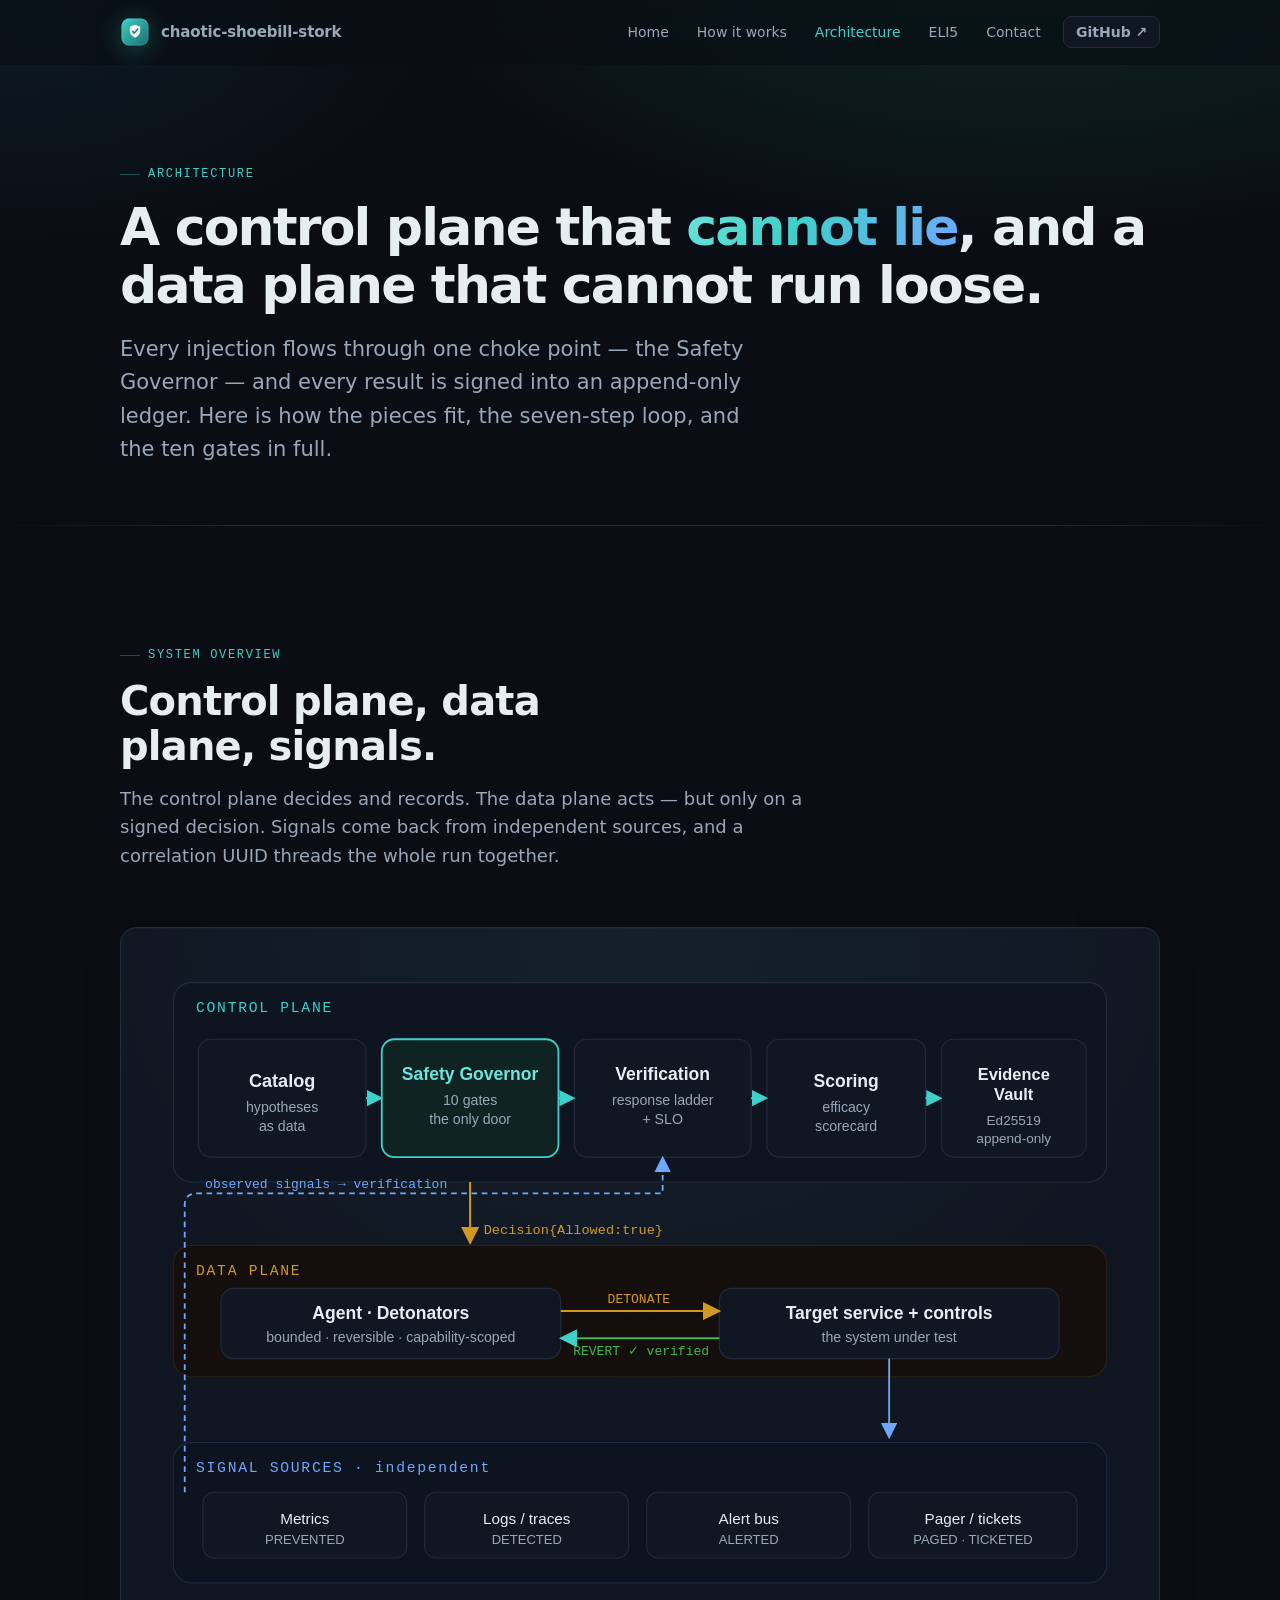
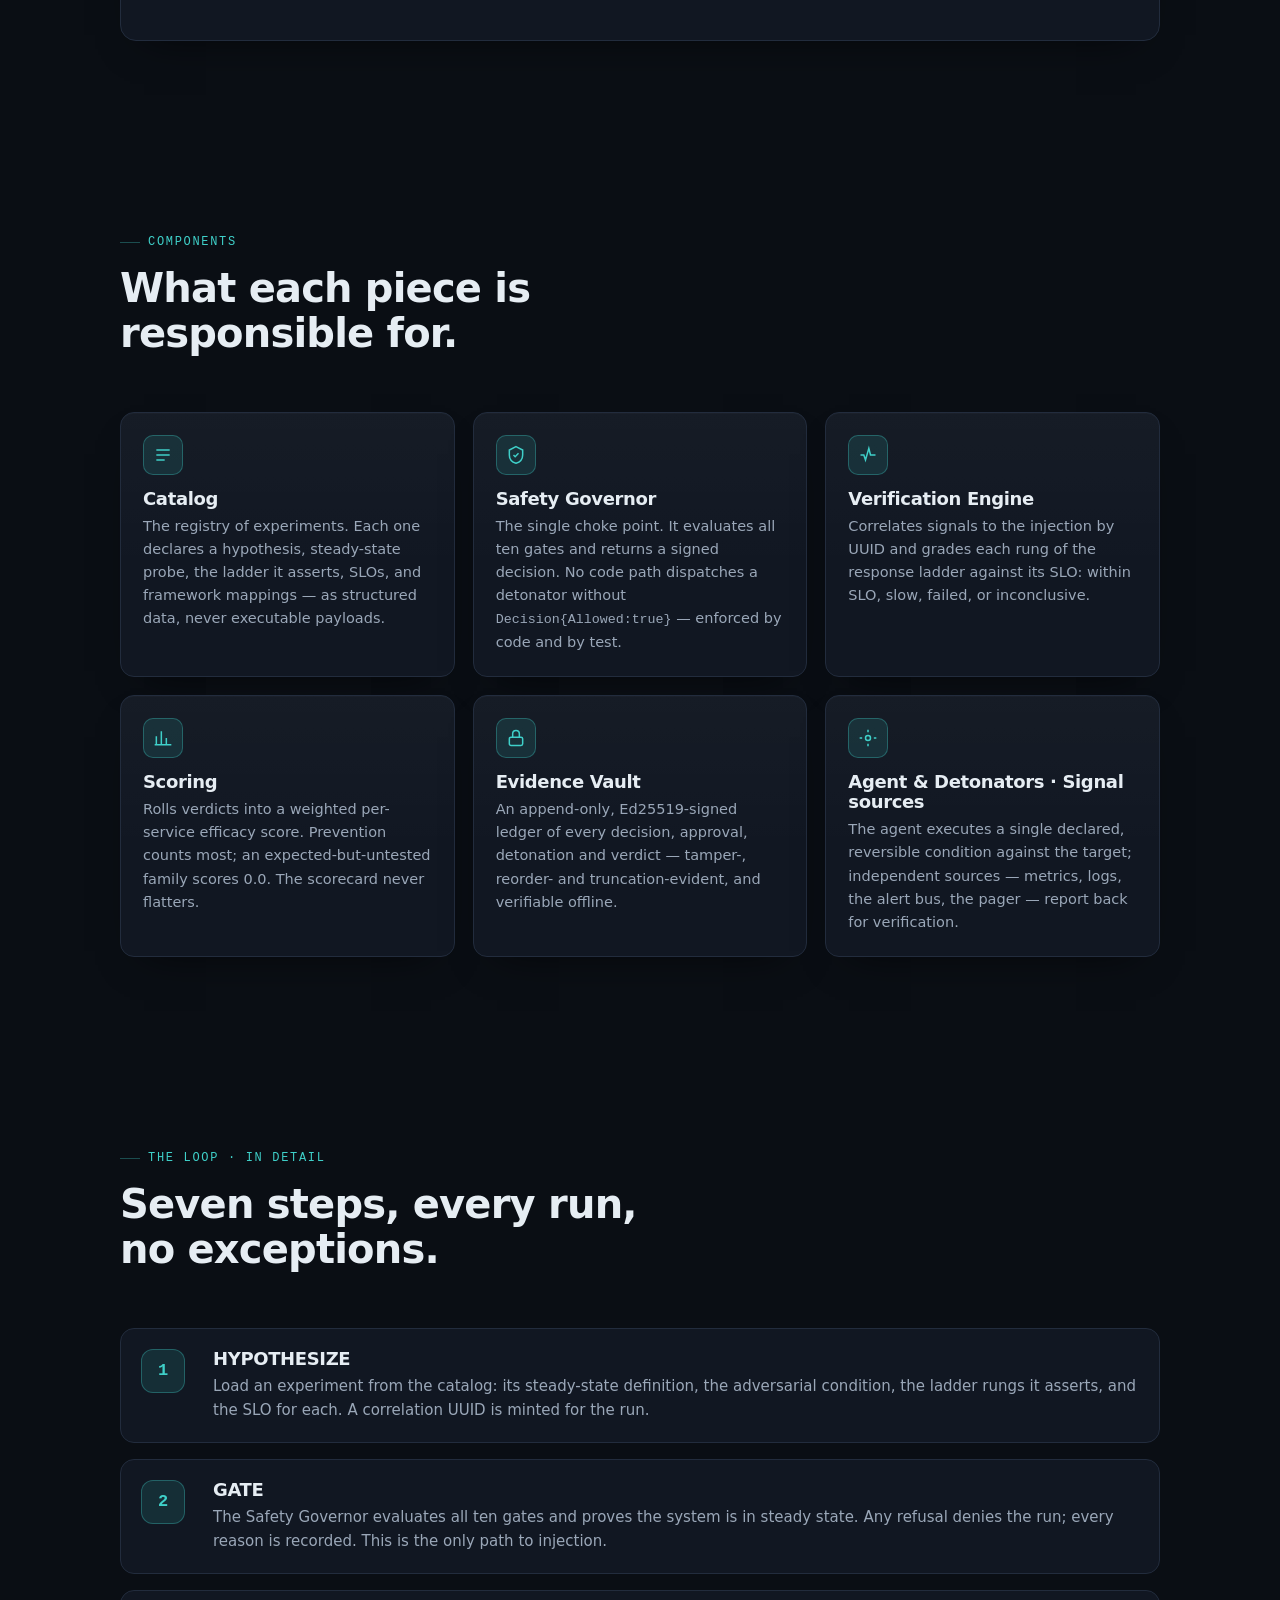
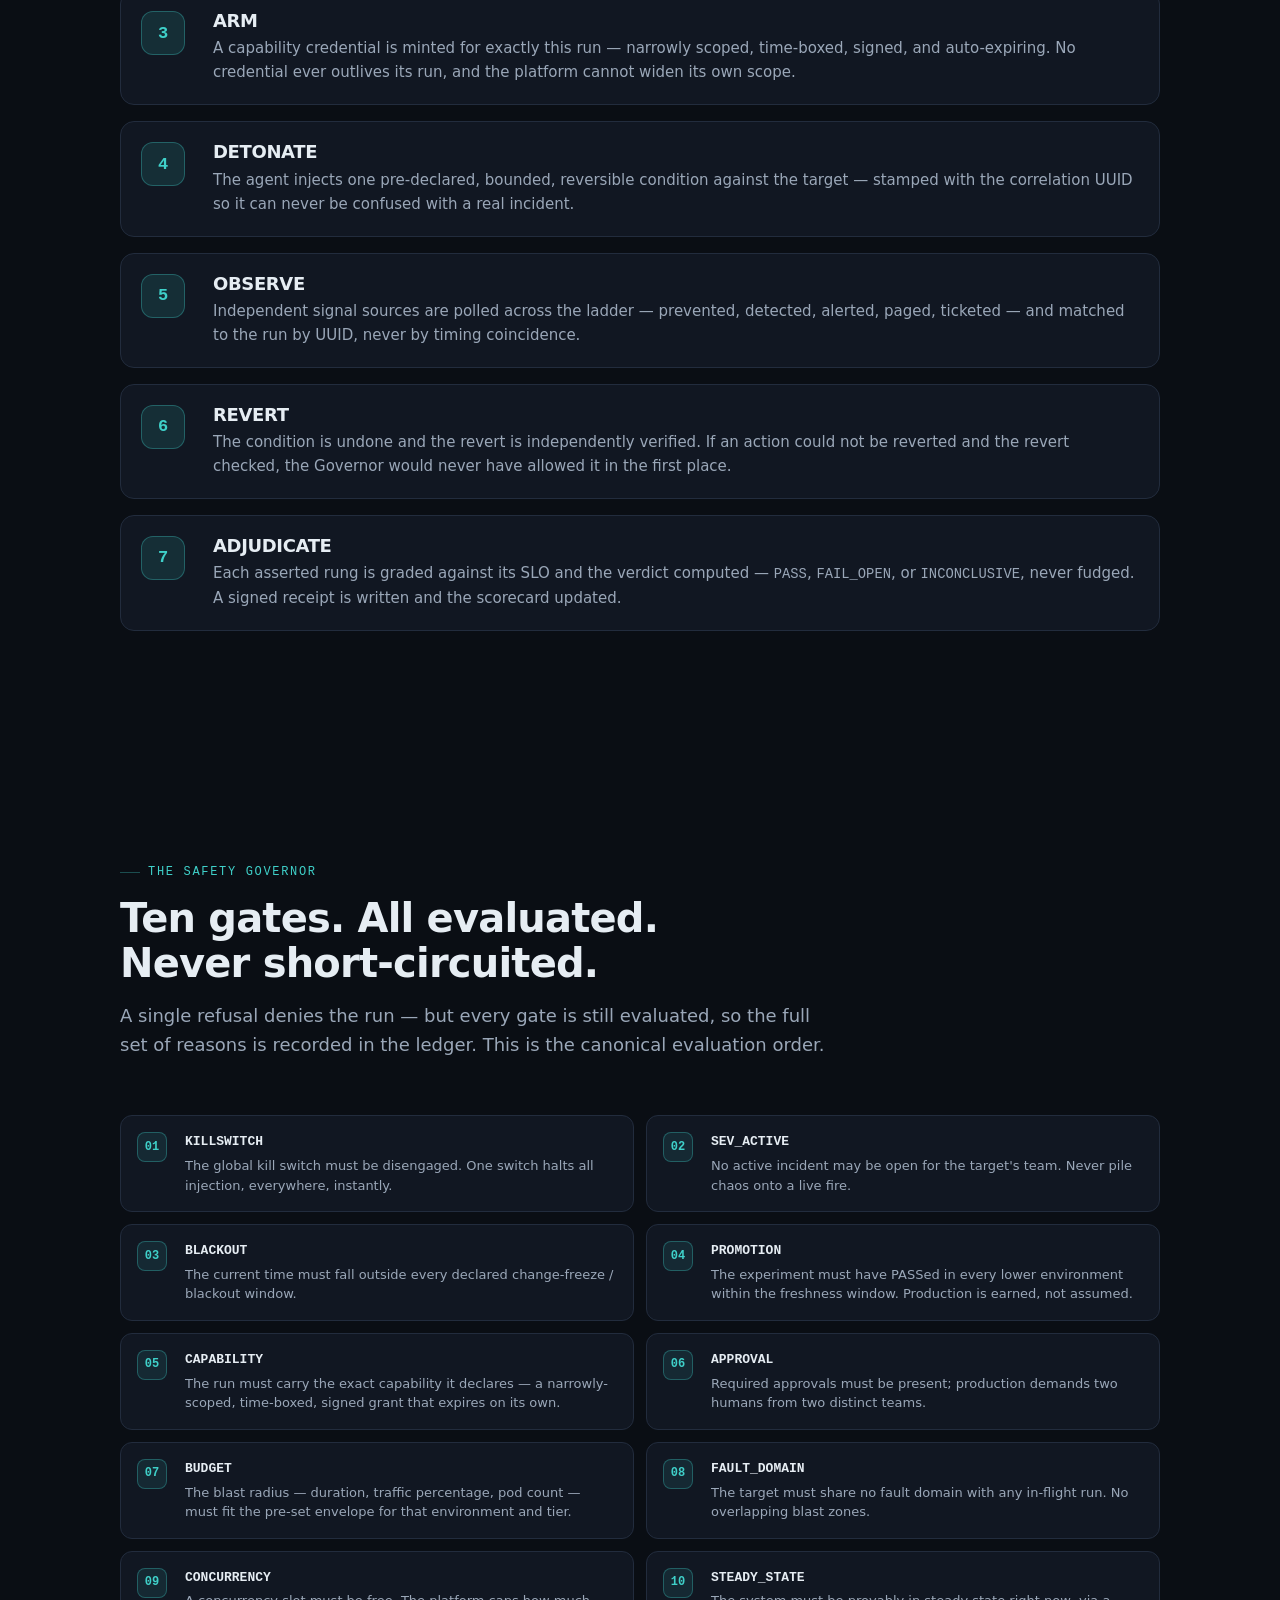
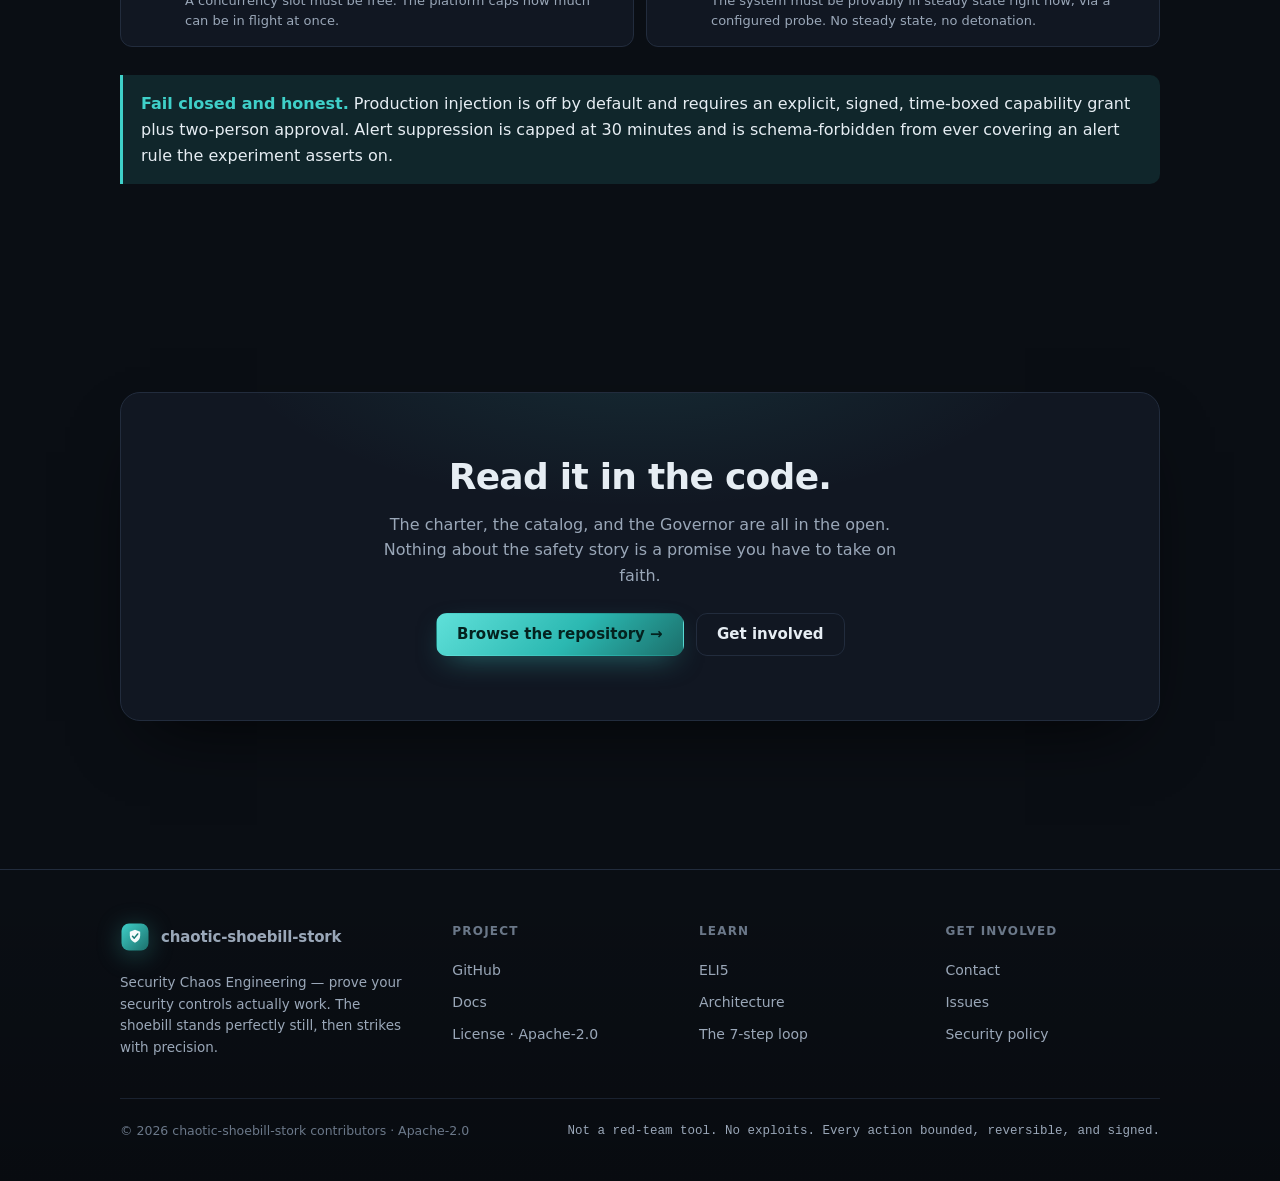
<file: docs/architecture.html>
<!doctype html>
<html lang="en" class="no-js">
<head>
<meta charset="utf-8">
<meta name="viewport" content="width=device-width, initial-scale=1">
<title>Architecture — chaotic-shoebill-stork</title>
<meta name="description" content="The architecture of chaotic-shoebill-stork: the control plane (catalog, Safety Governor, verification engine, scoring, evidence vault), the agent and detonators, signal sources, the seven-step loop, and the Safety Governor's ten gates.">
<meta name="theme-color" content="#0a0e14">
<link rel="icon" href="data:image/svg+xml,%3Csvg xmlns='http://www.w3.org/2000/svg' viewBox='0 0 40 40'%3E%3Cdefs%3E%3ClinearGradient id='g' x1='0' y1='0' x2='1' y2='1'%3E%3Cstop offset='0' stop-color='%233fd0c9'/%3E%3Cstop offset='1' stop-color='%231b6f6b'/%3E%3C/linearGradient%3E%3C/defs%3E%3Crect x='2' y='2' width='36' height='36' rx='10' fill='url(%23g)'/%3E%3Cpath d='M20 10.4 L26.9 12.9 V18.3 C26.9 22.6 24 25.9 20 27.6 C16 25.9 13.1 22.6 13.1 18.3 V12.9 Z' fill='%23ffffff' fill-opacity='.95'/%3E%3Cpath d='M16.7 19.1 L19 21.5 L23.6 15.9' fill='none' stroke='%23167a74' stroke-width='2' stroke-linecap='round' stroke-linejoin='round'/%3E%3C/svg%3E">
<link rel="stylesheet" href="assets/css/site.css">
<noscript><style>.reveal,.stagger>*{opacity:1!important;transform:none!important}</style></noscript>
<script>document.documentElement.className = "js";</script>
</head>
<body>

<header class="nav">
  <div class="wrap nav__inner">
    <a class="brand" href="index.html" aria-label="chaotic-shoebill-stork home">
      <svg viewBox="0 0 40 40" aria-hidden="true"><defs><linearGradient id="nb" x1="0" y1="0" x2="1" y2="1"><stop offset="0" stop-color="#3fd0c9"/><stop offset="1" stop-color="#1b6f6b"/></linearGradient></defs><rect x="2" y="2" width="36" height="36" rx="10" fill="url(#nb)"/><rect x="2.5" y="2.5" width="35" height="35" rx="9.5" fill="none" stroke="#fff" stroke-opacity=".18"/><path d="M20 10.4 L26.9 12.9 V18.3 C26.9 22.6 24 25.9 20 27.6 C16 25.9 13.1 22.6 13.1 18.3 V12.9 Z" fill="#fff" fill-opacity=".95"/><path d="M16.7 19.1 L19 21.5 L23.6 15.9" fill="none" stroke="#167a74" stroke-width="2" stroke-linecap="round" stroke-linejoin="round"/></svg>
      <span><b>chaotic-shoebill-stork</b></span>
    </a>
    <button class="nav__toggle" aria-label="Toggle menu" aria-expanded="false" aria-controls="navlinks">
      <svg viewBox="0 0 24 24" fill="none" stroke="currentColor" stroke-width="2" stroke-linecap="round"><path d="M4 7h16M4 12h16M4 17h16"/></svg>
    </button>
    <nav class="nav__links" id="navlinks" aria-label="Primary">
      <a href="index.html">Home</a>
      <a href="index.html#how">How it works</a>
      <a href="architecture.html" aria-current="page">Architecture</a>
      <a href="eli5.html">ELI5</a>
      <a href="contact.html">Contact</a>
      <a class="btn btn--ghost btn--sm nav__cta" href="https://github.com/dibakshya01/chaotic-shoebill-stork">GitHub ↗</a>
    </nav>
  </div>
</header>

<main>

<!-- hero -->
<section class="hero phero">
  <div class="wrap">
    <div class="reveal">
      <span class="eyebrow">Architecture</span>
      <h1>A control plane that <span class="accent">cannot lie</span>, and a data plane that cannot run loose.</h1>
      <p class="hero__lead">Every injection flows through one choke point — the Safety Governor — and every result is signed into an append-only ledger. Here is how the pieces fit, the seven-step loop, and the ten gates in full.</p>
    </div>
  </div>
</section>

<hr class="divider">

<!-- diagram -->
<section class="section">
  <div class="wrap">
    <div class="section-head reveal">
      <span class="eyebrow">System overview</span>
      <h2 class="section-title">Control plane, data plane, signals.</h2>
      <p class="section-lead">The control plane decides and records. The data plane acts — but only on a signed decision. Signals come back from independent sources, and a correlation UUID threads the whole run together.</p>
    </div>

    <div class="diagram reveal">
      <svg viewBox="0 0 860 572" role="img" aria-labelledby="archtitle archdesc">
        <title id="archtitle">chaotic-shoebill-stork architecture</title>
        <desc id="archdesc">The control plane contains the catalog, Safety Governor, verification engine, scoring and evidence vault. The Safety Governor's signed decision is the only path to the data plane, where the agent detonates a condition against the target and reverts it. Independent signal sources flow back up to the verification engine.</desc>
        <defs>
          <marker id="ah" markerWidth="9" markerHeight="9" refX="7" refY="4.5" orient="auto"><path d="M0 0L9 4.5L0 9z" fill="#3fd0c9"/></marker>
          <marker id="ah2" markerWidth="9" markerHeight="9" refX="7" refY="4.5" orient="auto"><path d="M0 0L9 4.5L0 9z" fill="#6ea8fe"/></marker>
          <marker id="ahd" markerWidth="9" markerHeight="9" refX="7" refY="4.5" orient="auto"><path d="M0 0L9 4.5L0 9z" fill="#d29922"/></marker>
        </defs>

        <!-- CONTROL PLANE -->
        <rect x="18" y="20" width="824" height="176" rx="16" fill="#0e1420" stroke="#222c3d"/>
        <text x="38" y="46" fill="#3fd0c9" font-family="ui-monospace,Menlo,monospace" font-size="13" letter-spacing="1.5">CONTROL PLANE</text>

        <!-- chips -->
        <g font-family="-apple-system,Segoe UI,Roboto,sans-serif">
          <!-- Catalog -->
          <rect x="40" y="70" width="148" height="104" rx="11" fill="#111722" stroke="#222c3d"/>
          <text x="114" y="112" text-anchor="middle" fill="#e6edf3" font-size="16" font-weight="600">Catalog</text>
          <text x="114" y="134" text-anchor="middle" fill="#9aa7b8" font-size="12.5">hypotheses</text>
          <text x="114" y="151" text-anchor="middle" fill="#9aa7b8" font-size="12.5">as data</text>

          <!-- Safety Governor (highlighted) -->
          <rect x="202" y="70" width="156" height="104" rx="11" fill="#0f2422" stroke="#3fd0c9" stroke-width="1.6"/>
          <text x="280" y="106" text-anchor="middle" fill="#6fe3dc" font-size="15.5" font-weight="700">Safety Governor</text>
          <text x="280" y="128" text-anchor="middle" fill="#9aa7b8" font-size="12.5">10 gates</text>
          <text x="280" y="145" text-anchor="middle" fill="#9aa7b8" font-size="12.5">the only door</text>

          <!-- Verification Engine -->
          <rect x="372" y="70" width="156" height="104" rx="11" fill="#111722" stroke="#222c3d"/>
          <text x="450" y="106" text-anchor="middle" fill="#e6edf3" font-size="15.5" font-weight="600">Verification</text>
          <text x="450" y="128" text-anchor="middle" fill="#9aa7b8" font-size="12.5">response ladder</text>
          <text x="450" y="145" text-anchor="middle" fill="#9aa7b8" font-size="12.5">+ SLO</text>

          <!-- Scoring -->
          <rect x="542" y="70" width="140" height="104" rx="11" fill="#111722" stroke="#222c3d"/>
          <text x="612" y="112" text-anchor="middle" fill="#e6edf3" font-size="15.5" font-weight="600">Scoring</text>
          <text x="612" y="134" text-anchor="middle" fill="#9aa7b8" font-size="12.5">efficacy</text>
          <text x="612" y="151" text-anchor="middle" fill="#9aa7b8" font-size="12.5">scorecard</text>

          <!-- Evidence Vault -->
          <rect x="696" y="70" width="128" height="104" rx="11" fill="#111722" stroke="#222c3d"/>
          <text x="760" y="106" text-anchor="middle" fill="#e6edf3" font-size="14.5" font-weight="600">Evidence</text>
          <text x="760" y="124" text-anchor="middle" fill="#e6edf3" font-size="14.5" font-weight="600">Vault</text>
          <text x="760" y="146" text-anchor="middle" fill="#9aa7b8" font-size="12">Ed25519</text>
          <text x="760" y="162" text-anchor="middle" fill="#9aa7b8" font-size="12">append-only</text>
        </g>

        <!-- intra-plane arrows -->
        <line x1="188" y1="122" x2="200" y2="122" stroke="#3fd0c9" stroke-width="1.6" marker-end="url(#ah)"/>
        <line x1="358" y1="122" x2="370" y2="122" stroke="#3fd0c9" stroke-width="1.6" marker-end="url(#ah)"/>
        <line x1="528" y1="122" x2="540" y2="122" stroke="#3fd0c9" stroke-width="1.6" marker-end="url(#ah)"/>
        <line x1="682" y1="122" x2="694" y2="122" stroke="#3fd0c9" stroke-width="1.6" marker-end="url(#ah)"/>

        <!-- DECISION arrow down -->
        <line x1="280" y1="196" x2="280" y2="248" stroke="#d29922" stroke-width="1.8" marker-end="url(#ahd)"/>
        <text x="292" y="242" fill="#d29922" font-family="ui-monospace,Menlo,monospace" font-size="12">Decision{Allowed:true}</text>

        <!-- DATA PLANE -->
        <rect x="18" y="252" width="824" height="116" rx="16" fill="#140f0c" stroke="#2a2214"/>
        <text x="38" y="278" fill="#d29922" font-family="ui-monospace,Menlo,monospace" font-size="13" letter-spacing="1.5">DATA PLANE</text>

        <g font-family="-apple-system,Segoe UI,Roboto,sans-serif">
          <rect x="60" y="290" width="300" height="62" rx="11" fill="#111722" stroke="#222c3d"/>
          <text x="210" y="317" text-anchor="middle" fill="#e6edf3" font-size="15.5" font-weight="600">Agent · Detonators</text>
          <text x="210" y="337" text-anchor="middle" fill="#9aa7b8" font-size="12.5">bounded · reversible · capability-scoped</text>

          <rect x="500" y="290" width="300" height="62" rx="11" fill="#111722" stroke="#222c3d"/>
          <text x="650" y="317" text-anchor="middle" fill="#e6edf3" font-size="15.5" font-weight="600">Target service + controls</text>
          <text x="650" y="337" text-anchor="middle" fill="#9aa7b8" font-size="12.5">the system under test</text>
        </g>

        <!-- detonate / revert -->
        <line x1="360" y1="310" x2="498" y2="310" stroke="#d29922" stroke-width="1.8" marker-end="url(#ahd)"/>
        <text x="429" y="303" text-anchor="middle" fill="#d29922" font-family="ui-monospace,Menlo,monospace" font-size="11.5">DETONATE</text>
        <line x1="500" y1="334" x2="362" y2="334" stroke="#3fb950" stroke-width="1.8" marker-end="url(#ah)"/>
        <text x="431" y="349" text-anchor="middle" fill="#3fb950" font-family="ui-monospace,Menlo,monospace" font-size="11.5">REVERT ✓ verified</text>

        <!-- signals down from target -->
        <line x1="650" y1="352" x2="650" y2="420" stroke="#6ea8fe" stroke-width="1.6" marker-end="url(#ah2)"/>

        <!-- SIGNAL SOURCES -->
        <rect x="18" y="426" width="824" height="124" rx="16" fill="#0d1420" stroke="#1d2a3d"/>
        <text x="38" y="452" fill="#6ea8fe" font-family="ui-monospace,Menlo,monospace" font-size="13" letter-spacing="1.5">SIGNAL SOURCES · independent</text>

        <g font-family="-apple-system,Segoe UI,Roboto,sans-serif" font-size="13.5" fill="#e6edf3">
          <rect x="44" y="470" width="180" height="58" rx="10" fill="#111722" stroke="#222c3d"/>
          <text x="134" y="498" text-anchor="middle">Metrics</text><text x="134" y="516" text-anchor="middle" fill="#9aa7b8" font-size="11.5">PREVENTED</text>
          <rect x="240" y="470" width="180" height="58" rx="10" fill="#111722" stroke="#222c3d"/>
          <text x="330" y="498" text-anchor="middle">Logs / traces</text><text x="330" y="516" text-anchor="middle" fill="#9aa7b8" font-size="11.5">DETECTED</text>
          <rect x="436" y="470" width="180" height="58" rx="10" fill="#111722" stroke="#222c3d"/>
          <text x="526" y="498" text-anchor="middle">Alert bus</text><text x="526" y="516" text-anchor="middle" fill="#9aa7b8" font-size="11.5">ALERTED</text>
          <rect x="632" y="470" width="184" height="58" rx="10" fill="#111722" stroke="#222c3d"/>
          <text x="724" y="498" text-anchor="middle">Pager / tickets</text><text x="724" y="516" text-anchor="middle" fill="#9aa7b8" font-size="11.5">PAGED · TICKETED</text>
        </g>

        <!-- signals back up to verification engine (left-channel return) -->
        <path d="M28 470 V216 Q28 206 40 206 H450 V176" fill="none" stroke="#6ea8fe" stroke-width="1.6" stroke-dasharray="5 4" marker-end="url(#ah2)"/>
        <text x="46" y="201" fill="#6ea8fe" font-family="ui-monospace,Menlo,monospace" font-size="11.5">observed signals → verification</text>
      </svg>
    </div>
  </div>
</section>

<!-- components -->
<section class="section section--tight">
  <div class="wrap">
    <div class="section-head reveal">
      <span class="eyebrow">Components</span>
      <h2 class="section-title">What each piece is responsible for.</h2>
    </div>
    <div class="grid grid--3 stagger">
      <div class="card card--hover"><div class="card__icon"><svg viewBox="0 0 24 24" fill="none" stroke="currentColor" stroke-width="1.8"><path d="M4 6h16M4 12h16M4 18h10"/></svg></div><h3>Catalog</h3><p>The registry of experiments. Each one declares a hypothesis, steady-state probe, the ladder it asserts, SLOs, and framework mappings — as structured data, never executable payloads.</p></div>
      <div class="card card--hover"><div class="card__icon"><svg viewBox="0 0 24 24" fill="none" stroke="currentColor" stroke-width="1.8"><path d="M12 2l8 4v6c0 5-3.4 8.6-8 10-4.6-1.4-8-5-8-10V6z"/><path d="M9 12l2 2 4-4"/></svg></div><h3>Safety Governor</h3><p>The single choke point. It evaluates all ten gates and returns a signed decision. No code path dispatches a detonator without <span class="mono">Decision{Allowed:true}</span> — enforced by code and by test.</p></div>
      <div class="card card--hover"><div class="card__icon"><svg viewBox="0 0 24 24" fill="none" stroke="currentColor" stroke-width="1.8"><path d="M3 12h4l2 6 4-14 2 8h6"/></svg></div><h3>Verification Engine</h3><p>Correlates signals to the injection by UUID and grades each rung of the response ladder against its SLO: within SLO, slow, failed, or inconclusive.</p></div>
      <div class="card card--hover"><div class="card__icon"><svg viewBox="0 0 24 24" fill="none" stroke="currentColor" stroke-width="1.8"><path d="M4 20V10M10 20V4M16 20v-8M22 20H2"/></svg></div><h3>Scoring</h3><p>Rolls verdicts into a weighted per-service efficacy score. Prevention counts most; an expected-but-untested family scores 0.0. The scorecard never flatters.</p></div>
      <div class="card card--hover"><div class="card__icon"><svg viewBox="0 0 24 24" fill="none" stroke="currentColor" stroke-width="1.8"><rect x="4" y="11" width="16" height="10" rx="2"/><path d="M8 11V7a4 4 0 018 0v4"/></svg></div><h3>Evidence Vault</h3><p>An append-only, Ed25519-signed ledger of every decision, approval, detonation and verdict — tamper-, reorder- and truncation-evident, and verifiable offline.</p></div>
      <div class="card card--hover"><div class="card__icon"><svg viewBox="0 0 24 24" fill="none" stroke="currentColor" stroke-width="1.8"><circle cx="12" cy="12" r="3"/><path d="M12 2v3M12 19v3M2 12h3M19 12h3"/></svg></div><h3>Agent &amp; Detonators · Signal sources</h3><p>The agent executes a single declared, reversible condition against the target; independent sources — metrics, logs, the alert bus, the pager — report back for verification.</p></div>
    </div>
  </div>
</section>

<!-- 7 step loop detail -->
<section class="section">
  <div class="wrap">
    <div class="section-head reveal">
      <span class="eyebrow">The loop · in detail</span>
      <h2 class="section-title">Seven steps, every run, no exceptions.</h2>
    </div>
    <div class="steps stagger">
      <div class="step"><span class="step__n"></span><div><h3>HYPOTHESIZE</h3><p>Load an experiment from the catalog: its steady-state definition, the adversarial condition, the ladder rungs it asserts, and the SLO for each. A correlation UUID is minted for the run.</p></div></div>
      <div class="step"><span class="step__n"></span><div><h3>GATE</h3><p>The Safety Governor evaluates all ten gates and proves the system is in steady state. Any refusal denies the run; every reason is recorded. This is the only path to injection.</p></div></div>
      <div class="step"><span class="step__n"></span><div><h3>ARM</h3><p>A capability credential is minted for exactly this run — narrowly scoped, time-boxed, signed, and auto-expiring. No credential ever outlives its run, and the platform cannot widen its own scope.</p></div></div>
      <div class="step"><span class="step__n"></span><div><h3>DETONATE</h3><p>The agent injects one pre-declared, bounded, reversible condition against the target — stamped with the correlation UUID so it can never be confused with a real incident.</p></div></div>
      <div class="step"><span class="step__n"></span><div><h3>OBSERVE</h3><p>Independent signal sources are polled across the ladder — prevented, detected, alerted, paged, ticketed — and matched to the run by UUID, never by timing coincidence.</p></div></div>
      <div class="step"><span class="step__n"></span><div><h3>REVERT</h3><p>The condition is undone and the revert is independently verified. If an action could not be reverted and the revert checked, the Governor would never have allowed it in the first place.</p></div></div>
      <div class="step"><span class="step__n"></span><div><h3>ADJUDICATE</h3><p>Each asserted rung is graded against its SLO and the verdict computed — <span class="mono">PASS</span>, <span class="mono">FAIL_OPEN</span>, or <span class="mono">INCONCLUSIVE</span>, never fudged. A signed receipt is written and the scorecard updated.</p></div></div>
    </div>
  </div>
</section>

<!-- the 10 gates -->
<section class="section" id="gates">
  <div class="wrap">
    <div class="section-head reveal">
      <span class="eyebrow">The Safety Governor</span>
      <h2 class="section-title">Ten gates. All evaluated. Never short-circuited.</h2>
      <p class="section-lead">A single refusal denies the run — but every gate is still evaluated, so the full set of reasons is recorded in the ledger. This is the canonical evaluation order.</p>
    </div>
    <div class="gatelist stagger">
      <div class="gate"><span class="gate__n"></span><div><code>KILLSWITCH</code><p>The global kill switch must be disengaged. One switch halts all injection, everywhere, instantly.</p></div></div>
      <div class="gate"><span class="gate__n"></span><div><code>SEV_ACTIVE</code><p>No active incident may be open for the target's team. Never pile chaos onto a live fire.</p></div></div>
      <div class="gate"><span class="gate__n"></span><div><code>BLACKOUT</code><p>The current time must fall outside every declared change-freeze / blackout window.</p></div></div>
      <div class="gate"><span class="gate__n"></span><div><code>PROMOTION</code><p>The experiment must have PASSed in every lower environment within the freshness window. Production is earned, not assumed.</p></div></div>
      <div class="gate"><span class="gate__n"></span><div><code>CAPABILITY</code><p>The run must carry the exact capability it declares — a narrowly-scoped, time-boxed, signed grant that expires on its own.</p></div></div>
      <div class="gate"><span class="gate__n"></span><div><code>APPROVAL</code><p>Required approvals must be present; production demands two humans from two distinct teams.</p></div></div>
      <div class="gate"><span class="gate__n"></span><div><code>BUDGET</code><p>The blast radius — duration, traffic percentage, pod count — must fit the pre-set envelope for that environment and tier.</p></div></div>
      <div class="gate"><span class="gate__n"></span><div><code>FAULT_DOMAIN</code><p>The target must share no fault domain with any in-flight run. No overlapping blast zones.</p></div></div>
      <div class="gate"><span class="gate__n"></span><div><code>CONCURRENCY</code><p>A concurrency slot must be free. The platform caps how much can be in flight at once.</p></div></div>
      <div class="gate"><span class="gate__n"></span><div><code>STEADY_STATE</code><p>The system must be provably in steady state right now, via a configured probe. No steady state, no detonation.</p></div></div>
    </div>
    <div class="callout reveal" style="margin-top:28px"><strong>Fail closed and honest.</strong> Production injection is off by default and requires an explicit, signed, time-boxed capability grant plus two-person approval. Alert suppression is capped at 30 minutes and is schema-forbidden from ever covering an alert rule the experiment asserts on.</div>
  </div>
</section>

<!-- CTA -->
<section class="section section--tight">
  <div class="wrap">
    <div class="cta reveal">
      <h2>Read it in the code.</h2>
      <p>The charter, the catalog, and the Governor are all in the open. Nothing about the safety story is a promise you have to take on faith.</p>
      <div class="cta__actions">
        <a class="btn btn--primary" href="https://github.com/dibakshya01/chaotic-shoebill-stork">Browse the repository →</a>
        <a class="btn btn--ghost" href="contact.html">Get involved</a>
      </div>
    </div>
  </div>
</section>

</main>

<footer class="footer">
  <div class="wrap">
    <div class="footer__top">
      <div class="footer__brand">
        <a class="brand" href="index.html" aria-label="chaotic-shoebill-stork home">
          <svg viewBox="0 0 40 40" aria-hidden="true"><defs><linearGradient id="fb" x1="0" y1="0" x2="1" y2="1"><stop offset="0" stop-color="#3fd0c9"/><stop offset="1" stop-color="#1b6f6b"/></linearGradient></defs><rect x="2" y="2" width="36" height="36" rx="10" fill="url(#fb)"/><path d="M20 10.4 L26.9 12.9 V18.3 C26.9 22.6 24 25.9 20 27.6 C16 25.9 13.1 22.6 13.1 18.3 V12.9 Z" fill="#fff" fill-opacity=".95"/><path d="M16.7 19.1 L19 21.5 L23.6 15.9" fill="none" stroke="#167a74" stroke-width="2" stroke-linecap="round" stroke-linejoin="round"/></svg>
          <span><b>chaotic-shoebill-stork</b></span>
        </a>
        <p>Security Chaos Engineering — prove your security controls actually work. The shoebill stands perfectly still, then strikes with precision.</p>
      </div>
      <div class="footer__col">
        <h5>Project</h5>
        <a href="https://github.com/dibakshya01/chaotic-shoebill-stork">GitHub</a>
        <a href="https://github.com/dibakshya01/chaotic-shoebill-stork/tree/main/docs">Docs</a>
        <a href="https://github.com/dibakshya01/chaotic-shoebill-stork/blob/main/LICENSE">License · Apache-2.0</a>
      </div>
      <div class="footer__col">
        <h5>Learn</h5>
        <a href="eli5.html">ELI5</a>
        <a href="architecture.html">Architecture</a>
        <a href="index.html#how">The 7-step loop</a>
      </div>
      <div class="footer__col">
        <h5>Get involved</h5>
        <a href="contact.html">Contact</a>
        <a href="https://github.com/dibakshya01/chaotic-shoebill-stork/issues">Issues</a>
        <a href="https://github.com/dibakshya01/chaotic-shoebill-stork/blob/main/SECURITY.md">Security policy</a>
      </div>
    </div>
    <div class="footer__bar">
      <span>© <span data-year>2026</span> chaotic-shoebill-stork contributors · Apache-2.0</span>
      <span class="footer__tag">Not a red-team tool. No exploits. Every action bounded, reversible, and signed.</span>
    </div>
  </div>
</footer>

<script src="assets/js/site.js" defer></script>
</body>
</html>
</file>
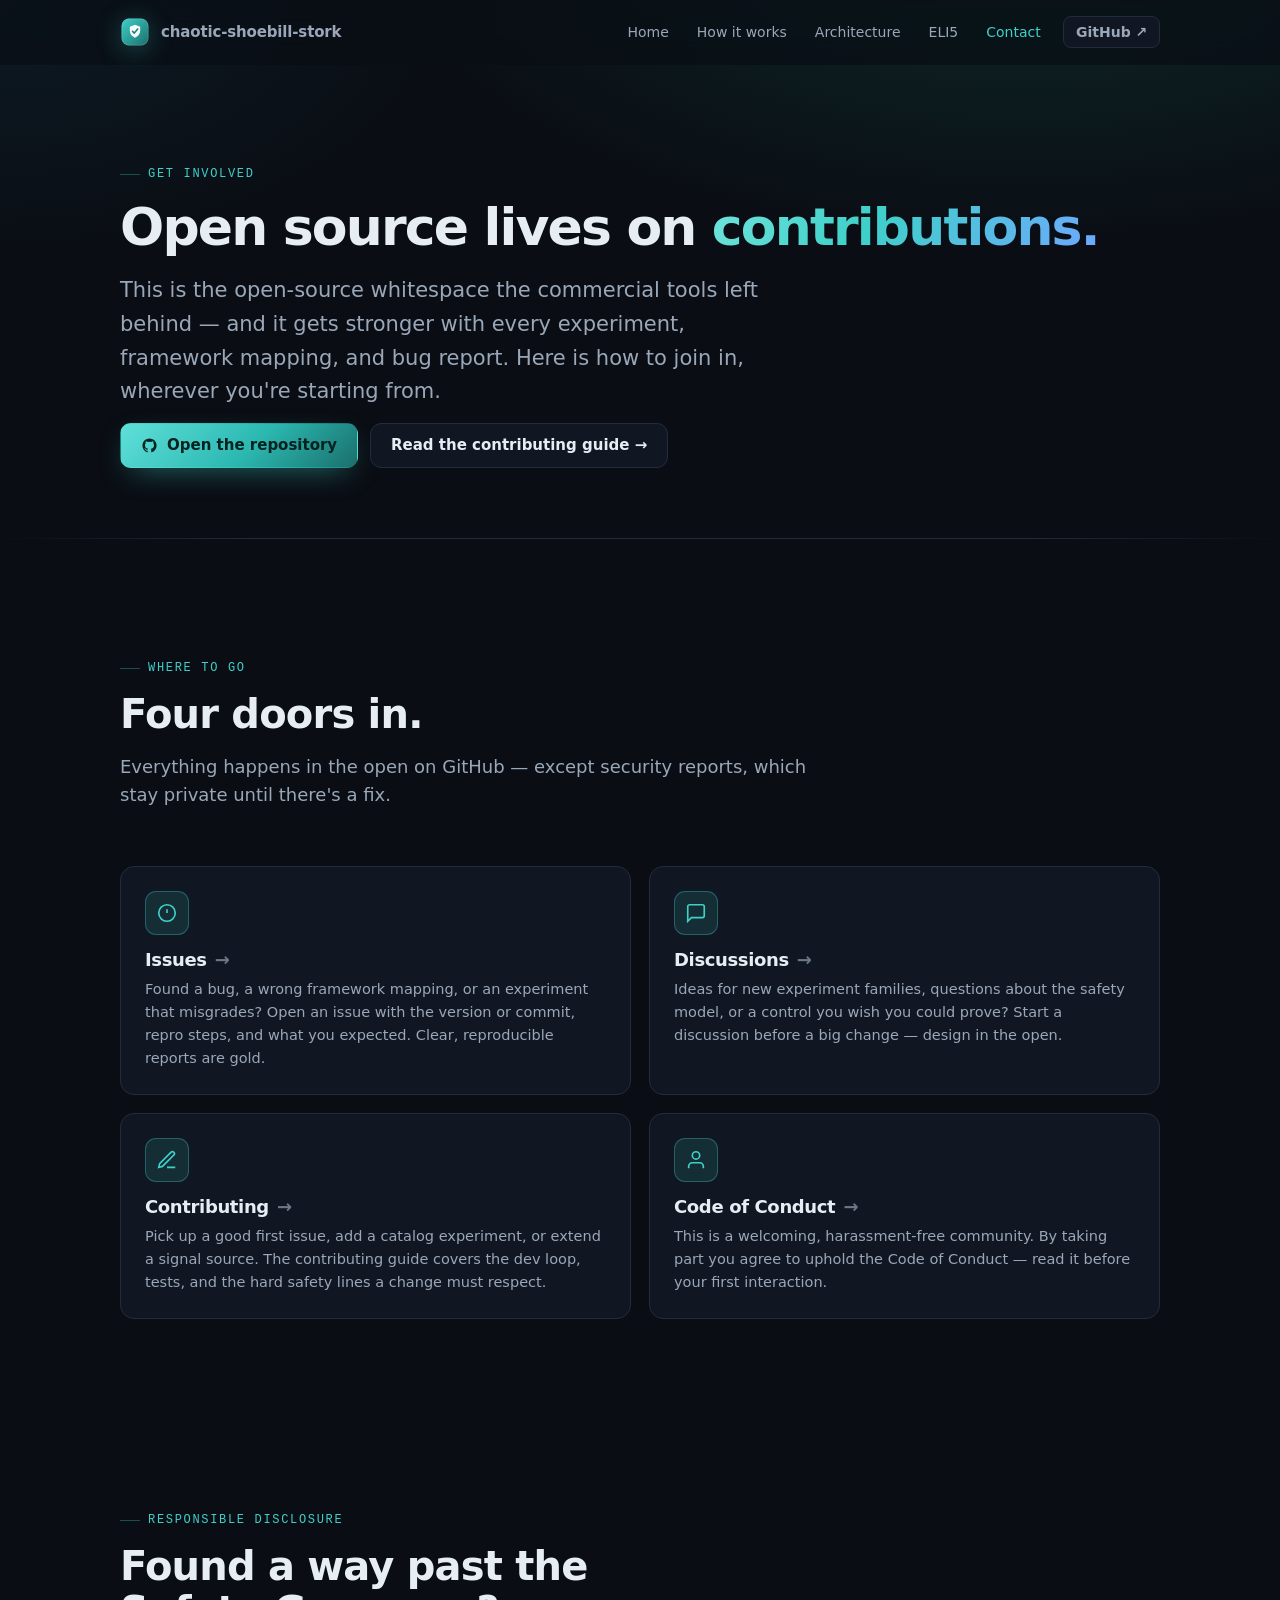
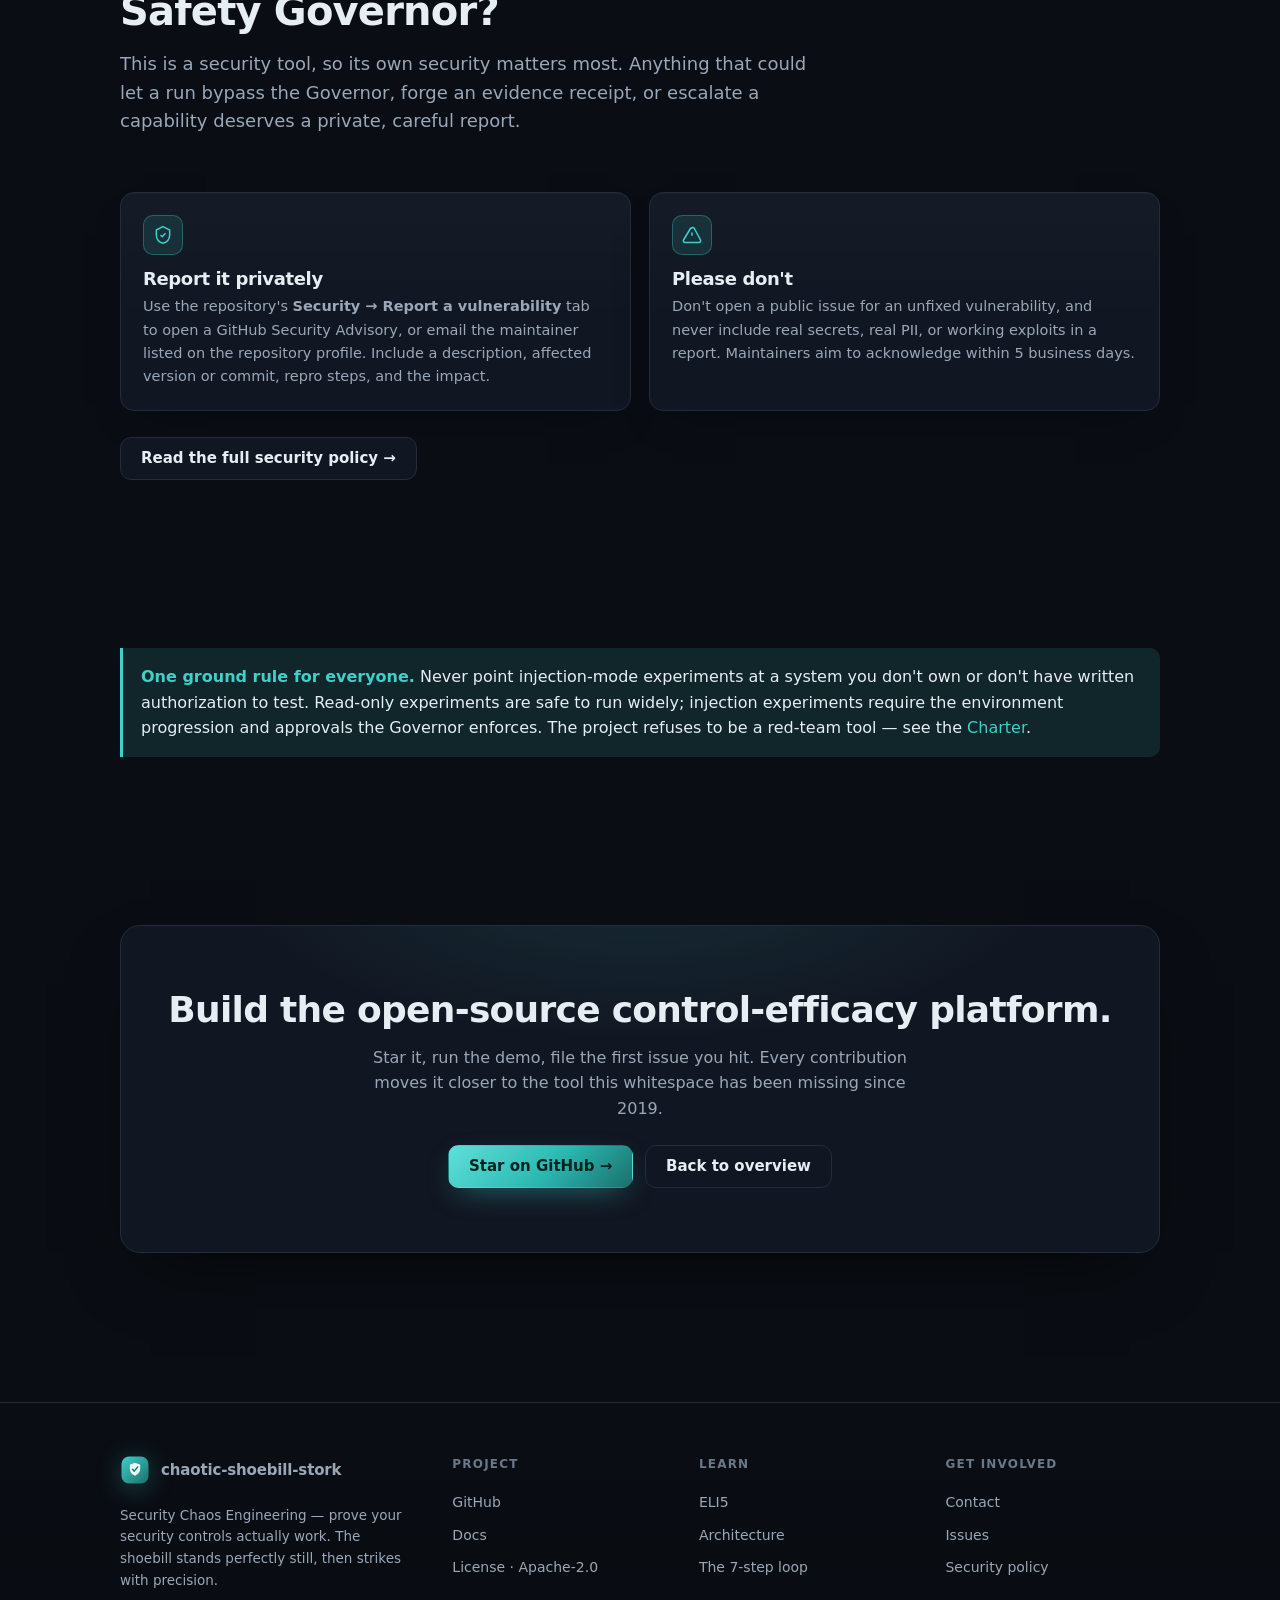
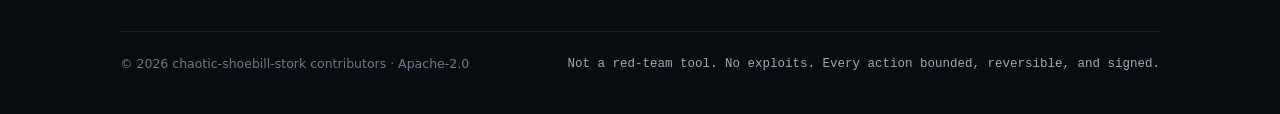
<file: docs/contact.html>
<!doctype html>
<html lang="en" class="no-js">
<head>
<meta charset="utf-8">
<meta name="viewport" content="width=device-width, initial-scale=1">
<title>Get involved — chaotic-shoebill-stork</title>
<meta name="description" content="How to get involved with chaotic-shoebill-stork: open an issue or discussion, read the contributing guide and code of conduct, and report vulnerabilities through the security policy.">
<meta name="theme-color" content="#0a0e14">
<link rel="icon" href="data:image/svg+xml,%3Csvg xmlns='http://www.w3.org/2000/svg' viewBox='0 0 40 40'%3E%3Cdefs%3E%3ClinearGradient id='g' x1='0' y1='0' x2='1' y2='1'%3E%3Cstop offset='0' stop-color='%233fd0c9'/%3E%3Cstop offset='1' stop-color='%231b6f6b'/%3E%3C/linearGradient%3E%3C/defs%3E%3Crect x='2' y='2' width='36' height='36' rx='10' fill='url(%23g)'/%3E%3Cpath d='M20 10.4 L26.9 12.9 V18.3 C26.9 22.6 24 25.9 20 27.6 C16 25.9 13.1 22.6 13.1 18.3 V12.9 Z' fill='%23ffffff' fill-opacity='.95'/%3E%3Cpath d='M16.7 19.1 L19 21.5 L23.6 15.9' fill='none' stroke='%23167a74' stroke-width='2' stroke-linecap='round' stroke-linejoin='round'/%3E%3C/svg%3E">
<link rel="stylesheet" href="assets/css/site.css">
<noscript><style>.reveal,.stagger>*{opacity:1!important;transform:none!important}</style></noscript>
<script>document.documentElement.className = "js";</script>
</head>
<body>

<header class="nav">
  <div class="wrap nav__inner">
    <a class="brand" href="index.html" aria-label="chaotic-shoebill-stork home">
      <svg viewBox="0 0 40 40" aria-hidden="true"><defs><linearGradient id="nb" x1="0" y1="0" x2="1" y2="1"><stop offset="0" stop-color="#3fd0c9"/><stop offset="1" stop-color="#1b6f6b"/></linearGradient></defs><rect x="2" y="2" width="36" height="36" rx="10" fill="url(#nb)"/><rect x="2.5" y="2.5" width="35" height="35" rx="9.5" fill="none" stroke="#fff" stroke-opacity=".18"/><path d="M20 10.4 L26.9 12.9 V18.3 C26.9 22.6 24 25.9 20 27.6 C16 25.9 13.1 22.6 13.1 18.3 V12.9 Z" fill="#fff" fill-opacity=".95"/><path d="M16.7 19.1 L19 21.5 L23.6 15.9" fill="none" stroke="#167a74" stroke-width="2" stroke-linecap="round" stroke-linejoin="round"/></svg>
      <span><b>chaotic-shoebill-stork</b></span>
    </a>
    <button class="nav__toggle" aria-label="Toggle menu" aria-expanded="false" aria-controls="navlinks">
      <svg viewBox="0 0 24 24" fill="none" stroke="currentColor" stroke-width="2" stroke-linecap="round"><path d="M4 7h16M4 12h16M4 17h16"/></svg>
    </button>
    <nav class="nav__links" id="navlinks" aria-label="Primary">
      <a href="index.html">Home</a>
      <a href="index.html#how">How it works</a>
      <a href="architecture.html">Architecture</a>
      <a href="eli5.html">ELI5</a>
      <a href="contact.html" aria-current="page">Contact</a>
      <a class="btn btn--ghost btn--sm nav__cta" href="https://github.com/dibakshya01/chaotic-shoebill-stork">GitHub ↗</a>
    </nav>
  </div>
</header>

<main>

<!-- hero -->
<section class="hero phero">
  <div class="wrap">
    <div class="reveal">
      <span class="eyebrow">Get involved</span>
      <h1>Open source lives on <span class="accent">contributions.</span></h1>
      <p class="hero__lead">This is the open-source whitespace the commercial tools left behind — and it gets stronger with every experiment, framework mapping, and bug report. Here is how to join in, wherever you're starting from.</p>
      <div class="hero__actions">
        <a class="btn btn--primary" href="https://github.com/dibakshya01/chaotic-shoebill-stork">
          <svg viewBox="0 0 24 24" fill="currentColor"><path d="M12 2a10 10 0 00-3.16 19.49c.5.09.68-.22.68-.48l-.01-1.7c-2.78.6-3.37-1.34-3.37-1.34-.46-1.16-1.11-1.47-1.11-1.47-.9-.62.07-.6.07-.6 1 .07 1.53 1.03 1.53 1.03.9 1.52 2.34 1.08 2.91.83.09-.65.35-1.08.63-1.33-2.22-.25-4.56-1.11-4.56-4.94 0-1.09.39-1.98 1.03-2.68-.1-.26-.45-1.27.1-2.64 0 0 .84-.27 2.75 1.02a9.57 9.57 0 015 0c1.91-1.29 2.75-1.02 2.75-1.02.55 1.37.2 2.38.1 2.64.64.7 1.03 1.59 1.03 2.68 0 3.84-2.34 4.68-4.57 4.93.36.31.68.92.68 1.85l-.01 2.75c0 .27.18.58.69.48A10 10 0 0012 2z"/></svg>
          Open the repository
        </a>
        <a class="btn btn--ghost" href="https://github.com/dibakshya01/chaotic-shoebill-stork/blob/main/CONTRIBUTING.md">Read the contributing guide →</a>
      </div>
    </div>
  </div>
</section>

<hr class="divider">

<!-- channels -->
<section class="section">
  <div class="wrap">
    <div class="section-head reveal">
      <span class="eyebrow">Where to go</span>
      <h2 class="section-title">Four doors in.</h2>
      <p class="section-lead">Everything happens in the open on GitHub — except security reports, which stay private until there's a fix.</p>
    </div>
    <div class="contact stagger">
      <a class="ccard" href="https://github.com/dibakshya01/chaotic-shoebill-stork/issues">
        <div class="ccard__ic"><svg viewBox="0 0 24 24" fill="none" stroke="currentColor" stroke-width="1.8"><circle cx="12" cy="12" r="9"/><path d="M12 8v4m0 4h.01"/></svg></div>
        <h3>Issues <span class="arr">→</span></h3>
        <p>Found a bug, a wrong framework mapping, or an experiment that misgrades? Open an issue with the version or commit, repro steps, and what you expected. Clear, reproducible reports are gold.</p>
      </a>
      <a class="ccard" href="https://github.com/dibakshya01/chaotic-shoebill-stork/discussions">
        <div class="ccard__ic"><svg viewBox="0 0 24 24" fill="none" stroke="currentColor" stroke-width="1.8"><path d="M21 15a2 2 0 01-2 2H7l-4 4V5a2 2 0 012-2h14a2 2 0 012 2z"/></svg></div>
        <h3>Discussions <span class="arr">→</span></h3>
        <p>Ideas for new experiment families, questions about the safety model, or a control you wish you could prove? Start a discussion before a big change — design in the open.</p>
      </a>
      <a class="ccard" href="https://github.com/dibakshya01/chaotic-shoebill-stork/blob/main/CONTRIBUTING.md">
        <div class="ccard__ic"><svg viewBox="0 0 24 24" fill="none" stroke="currentColor" stroke-width="1.8"><path d="M12 20h9M16.5 3.5a2.1 2.1 0 013 3L7 19l-4 1 1-4z"/></svg></div>
        <h3>Contributing <span class="arr">→</span></h3>
        <p>Pick up a good first issue, add a catalog experiment, or extend a signal source. The contributing guide covers the dev loop, tests, and the hard safety lines a change must respect.</p>
      </a>
      <a class="ccard" href="https://github.com/dibakshya01/chaotic-shoebill-stork/blob/main/CODE_OF_CONDUCT.md">
        <div class="ccard__ic"><svg viewBox="0 0 24 24" fill="none" stroke="currentColor" stroke-width="1.8"><path d="M20 21v-2a4 4 0 00-4-4H8a4 4 0 00-4 4v2"/><circle cx="12" cy="7" r="4"/></svg></div>
        <h3>Code of Conduct <span class="arr">→</span></h3>
        <p>This is a welcoming, harassment-free community. By taking part you agree to uphold the Code of Conduct — read it before your first interaction.</p>
      </a>
    </div>
  </div>
</section>

<!-- security policy -->
<section class="section section--tight" id="security">
  <div class="wrap">
    <div class="section-head reveal">
      <span class="eyebrow">Responsible disclosure</span>
      <h2 class="section-title">Found a way past the Safety Governor?</h2>
      <p class="section-lead">This is a security tool, so its own security matters most. Anything that could let a run bypass the Governor, forge an evidence receipt, or escalate a capability deserves a private, careful report.</p>
    </div>
    <div class="grid grid--2 stagger">
      <div class="card">
        <div class="card__icon"><svg viewBox="0 0 24 24" fill="none" stroke="currentColor" stroke-width="1.8"><path d="M12 2l8 4v6c0 5-3.4 8.6-8 10-4.6-1.4-8-5-8-10V6z"/><path d="M9 12l2 2 4-4"/></svg></div>
        <h3>Report it privately</h3>
        <p>Use the repository's <strong>Security → Report a vulnerability</strong> tab to open a GitHub Security Advisory, or email the maintainer listed on the repository profile. Include a description, affected version or commit, repro steps, and the impact.</p>
      </div>
      <div class="card">
        <div class="card__icon"><svg viewBox="0 0 24 24" fill="none" stroke="currentColor" stroke-width="1.8"><path d="M12 9v4m0 4h.01M10.3 3.9L1.8 18a2 2 0 001.7 3h17a2 2 0 001.7-3L14.7 3.9a2 2 0 00-3.4 0z"/></svg></div>
        <h3>Please don't</h3>
        <p>Don't open a public issue for an unfixed vulnerability, and never include real secrets, real PII, or working exploits in a report. Maintainers aim to acknowledge within 5 business days.</p>
      </div>
    </div>
    <div class="cta__actions" style="justify-content:flex-start;margin-top:26px">
      <a class="btn btn--ghost" href="https://github.com/dibakshya01/chaotic-shoebill-stork/blob/main/SECURITY.md">Read the full security policy →</a>
    </div>
  </div>
</section>

<!-- ground rules callout -->
<section class="section section--tight">
  <div class="wrap">
    <div class="callout reveal"><strong>One ground rule for everyone.</strong> Never point injection-mode experiments at a system you don't own or don't have written authorization to test. Read-only experiments are safe to run widely; injection experiments require the environment progression and approvals the Governor enforces. The project refuses to be a red-team tool — see the <a href="https://github.com/dibakshya01/chaotic-shoebill-stork/blob/main/CHARTER.md">Charter</a>.</div>
  </div>
</section>

<!-- CTA -->
<section class="section section--tight">
  <div class="wrap">
    <div class="cta reveal">
      <h2>Build the open-source control-efficacy platform.</h2>
      <p>Star it, run the demo, file the first issue you hit. Every contribution moves it closer to the tool this whitespace has been missing since 2019.</p>
      <div class="cta__actions">
        <a class="btn btn--primary" href="https://github.com/dibakshya01/chaotic-shoebill-stork">Star on GitHub →</a>
        <a class="btn btn--ghost" href="index.html">Back to overview</a>
      </div>
    </div>
  </div>
</section>

</main>

<footer class="footer">
  <div class="wrap">
    <div class="footer__top">
      <div class="footer__brand">
        <a class="brand" href="index.html" aria-label="chaotic-shoebill-stork home">
          <svg viewBox="0 0 40 40" aria-hidden="true"><defs><linearGradient id="fb" x1="0" y1="0" x2="1" y2="1"><stop offset="0" stop-color="#3fd0c9"/><stop offset="1" stop-color="#1b6f6b"/></linearGradient></defs><rect x="2" y="2" width="36" height="36" rx="10" fill="url(#fb)"/><path d="M20 10.4 L26.9 12.9 V18.3 C26.9 22.6 24 25.9 20 27.6 C16 25.9 13.1 22.6 13.1 18.3 V12.9 Z" fill="#fff" fill-opacity=".95"/><path d="M16.7 19.1 L19 21.5 L23.6 15.9" fill="none" stroke="#167a74" stroke-width="2" stroke-linecap="round" stroke-linejoin="round"/></svg>
          <span><b>chaotic-shoebill-stork</b></span>
        </a>
        <p>Security Chaos Engineering — prove your security controls actually work. The shoebill stands perfectly still, then strikes with precision.</p>
      </div>
      <div class="footer__col">
        <h5>Project</h5>
        <a href="https://github.com/dibakshya01/chaotic-shoebill-stork">GitHub</a>
        <a href="https://github.com/dibakshya01/chaotic-shoebill-stork/tree/main/docs">Docs</a>
        <a href="https://github.com/dibakshya01/chaotic-shoebill-stork/blob/main/LICENSE">License · Apache-2.0</a>
      </div>
      <div class="footer__col">
        <h5>Learn</h5>
        <a href="eli5.html">ELI5</a>
        <a href="architecture.html">Architecture</a>
        <a href="index.html#how">The 7-step loop</a>
      </div>
      <div class="footer__col">
        <h5>Get involved</h5>
        <a href="contact.html">Contact</a>
        <a href="https://github.com/dibakshya01/chaotic-shoebill-stork/issues">Issues</a>
        <a href="https://github.com/dibakshya01/chaotic-shoebill-stork/blob/main/SECURITY.md">Security policy</a>
      </div>
    </div>
    <div class="footer__bar">
      <span>© <span data-year>2026</span> chaotic-shoebill-stork contributors · Apache-2.0</span>
      <span class="footer__tag">Not a red-team tool. No exploits. Every action bounded, reversible, and signed.</span>
    </div>
  </div>
</footer>

<script src="assets/js/site.js" defer></script>
</body>
</html>
</file>
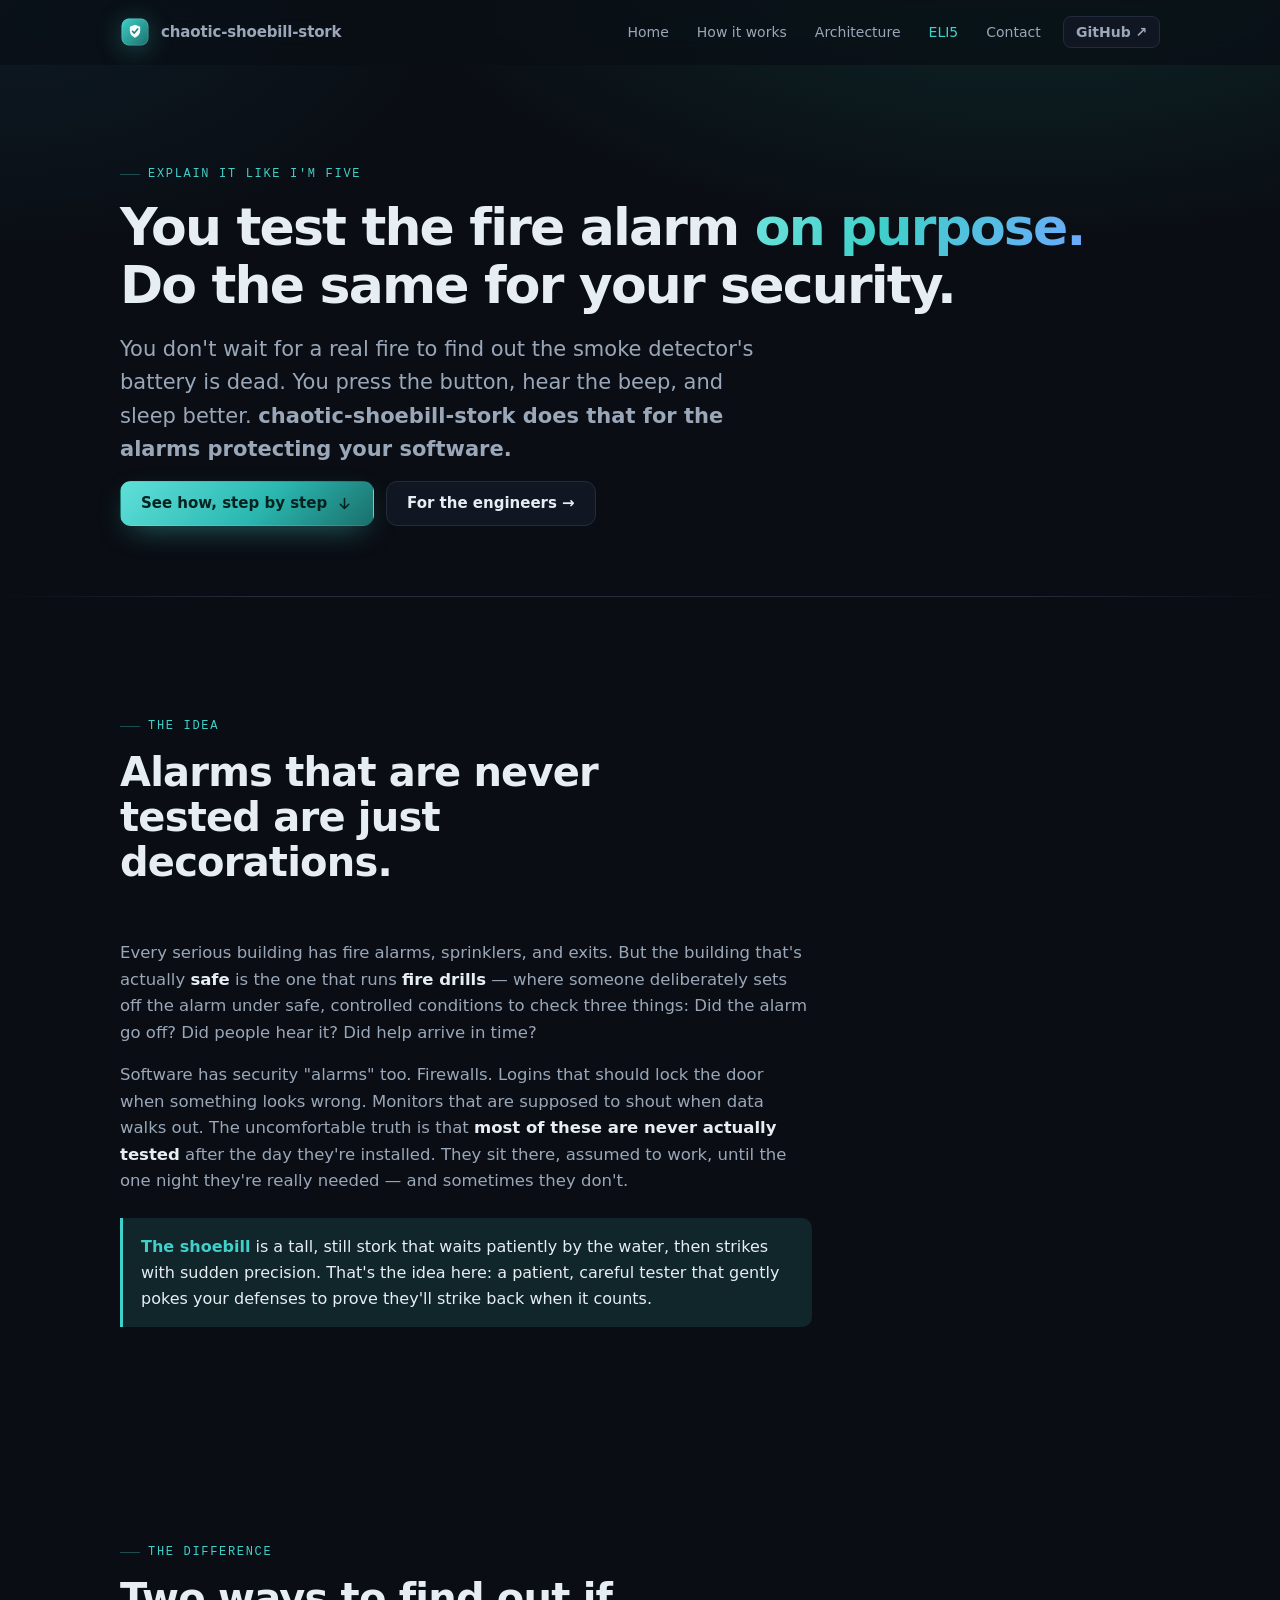
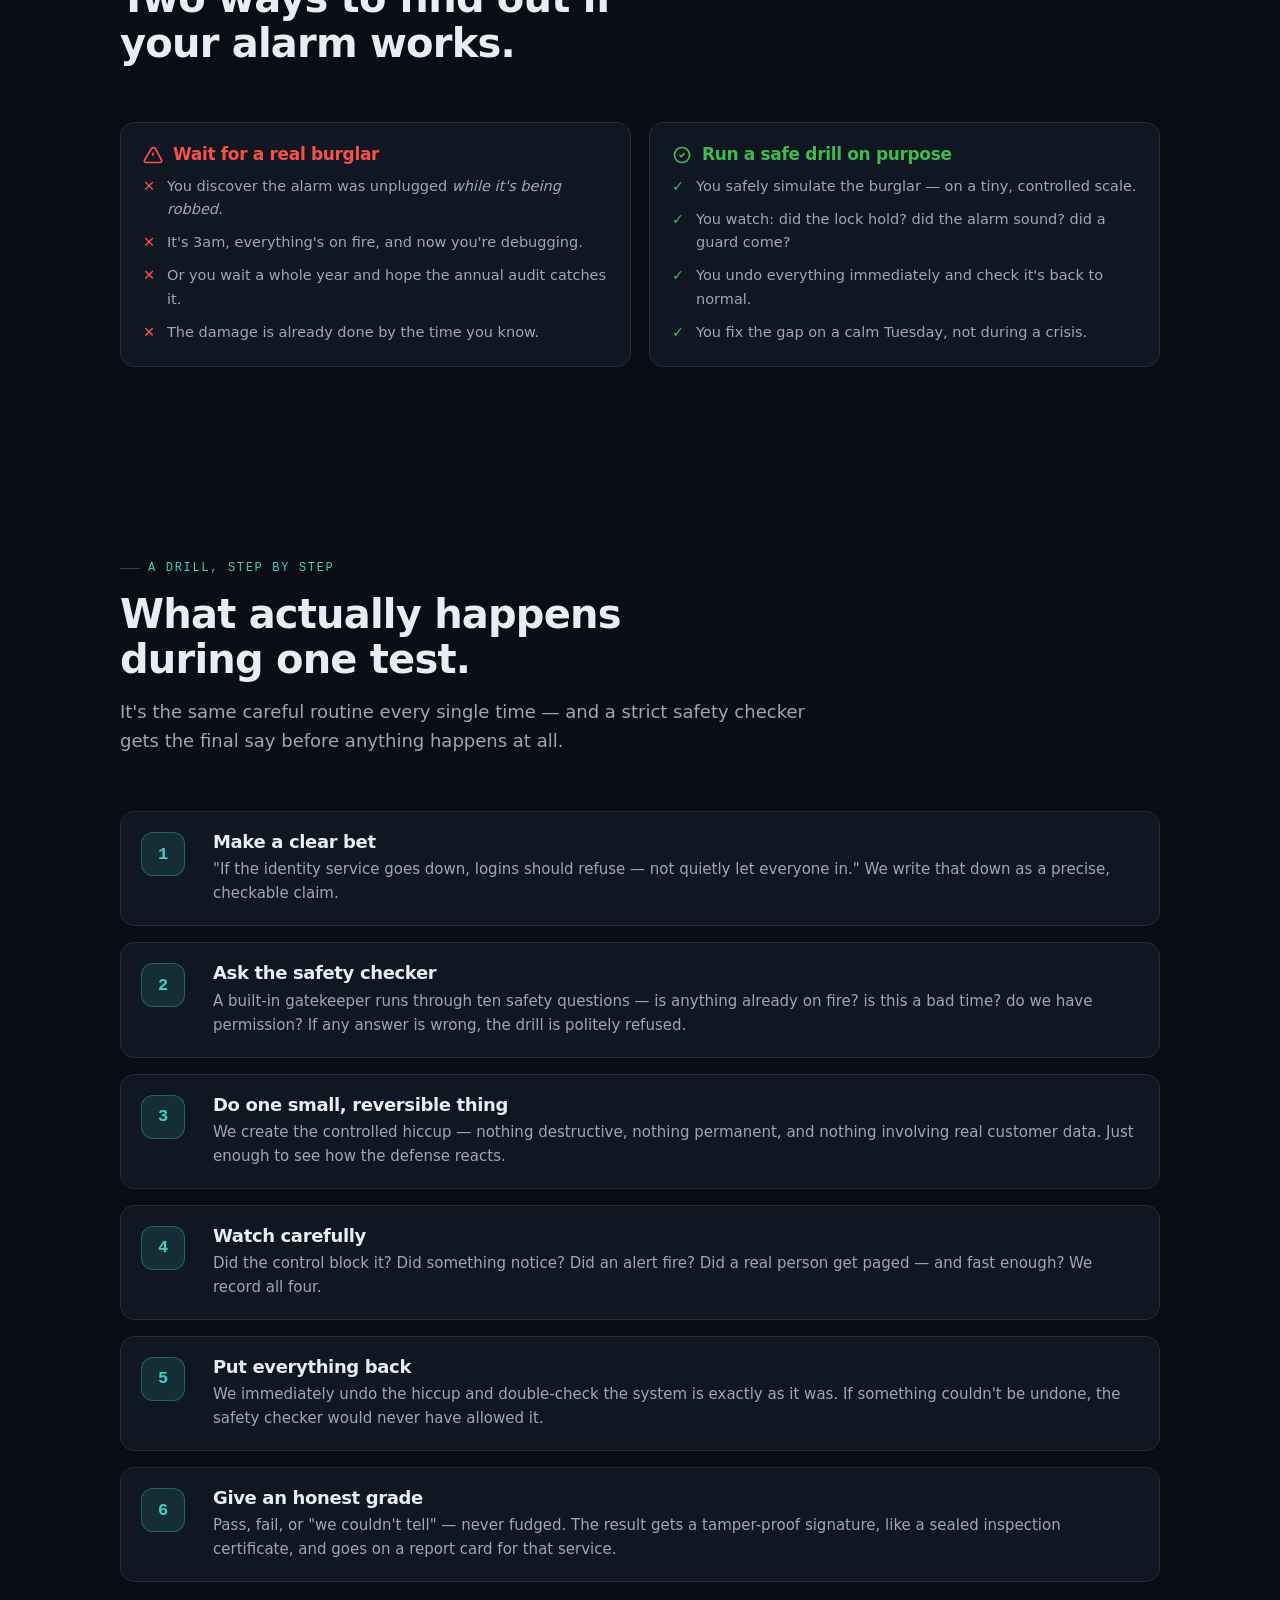
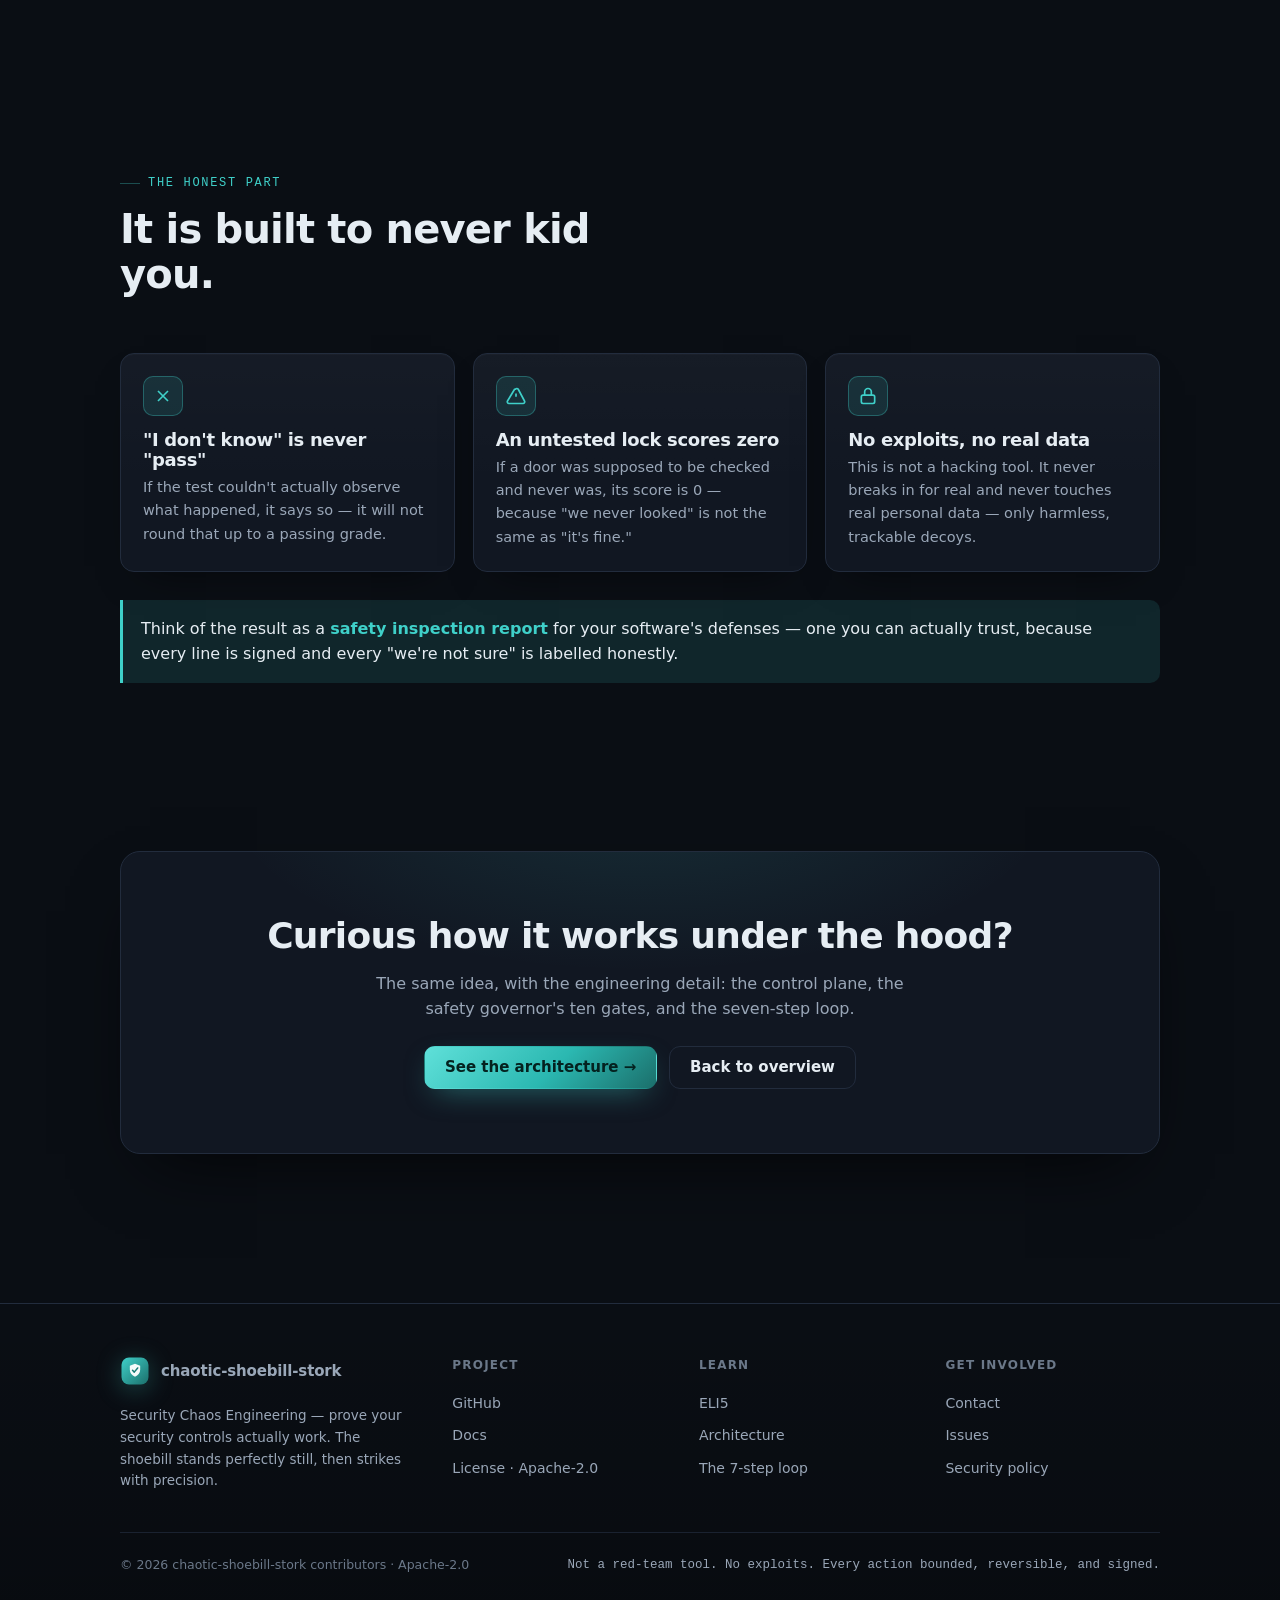
<file: docs/eli5.html>
<!doctype html>
<html lang="en" class="no-js">
<head>
<meta charset="utf-8">
<meta name="viewport" content="width=device-width, initial-scale=1">
<title>Explain it simply — chaotic-shoebill-stork</title>
<meta name="description" content="Fire drills for your security alarms. A plain-English explanation of chaotic-shoebill-stork: why you shouldn't wait for a real burglar to find out the alarm was unplugged.">
<meta name="theme-color" content="#0a0e14">
<link rel="icon" href="data:image/svg+xml,%3Csvg xmlns='http://www.w3.org/2000/svg' viewBox='0 0 40 40'%3E%3Cdefs%3E%3ClinearGradient id='g' x1='0' y1='0' x2='1' y2='1'%3E%3Cstop offset='0' stop-color='%233fd0c9'/%3E%3Cstop offset='1' stop-color='%231b6f6b'/%3E%3C/linearGradient%3E%3C/defs%3E%3Crect x='2' y='2' width='36' height='36' rx='10' fill='url(%23g)'/%3E%3Cpath d='M20 10.4 L26.9 12.9 V18.3 C26.9 22.6 24 25.9 20 27.6 C16 25.9 13.1 22.6 13.1 18.3 V12.9 Z' fill='%23ffffff' fill-opacity='.95'/%3E%3Cpath d='M16.7 19.1 L19 21.5 L23.6 15.9' fill='none' stroke='%23167a74' stroke-width='2' stroke-linecap='round' stroke-linejoin='round'/%3E%3C/svg%3E">
<link rel="stylesheet" href="assets/css/site.css">
<noscript><style>.reveal,.stagger>*{opacity:1!important;transform:none!important}</style></noscript>
<script>document.documentElement.className = "js";</script>
</head>
<body>

<header class="nav">
  <div class="wrap nav__inner">
    <a class="brand" href="index.html" aria-label="chaotic-shoebill-stork home">
      <svg viewBox="0 0 40 40" aria-hidden="true"><defs><linearGradient id="nb" x1="0" y1="0" x2="1" y2="1"><stop offset="0" stop-color="#3fd0c9"/><stop offset="1" stop-color="#1b6f6b"/></linearGradient></defs><rect x="2" y="2" width="36" height="36" rx="10" fill="url(#nb)"/><rect x="2.5" y="2.5" width="35" height="35" rx="9.5" fill="none" stroke="#fff" stroke-opacity=".18"/><path d="M20 10.4 L26.9 12.9 V18.3 C26.9 22.6 24 25.9 20 27.6 C16 25.9 13.1 22.6 13.1 18.3 V12.9 Z" fill="#fff" fill-opacity=".95"/><path d="M16.7 19.1 L19 21.5 L23.6 15.9" fill="none" stroke="#167a74" stroke-width="2" stroke-linecap="round" stroke-linejoin="round"/></svg>
      <span><b>chaotic-shoebill-stork</b></span>
    </a>
    <button class="nav__toggle" aria-label="Toggle menu" aria-expanded="false" aria-controls="navlinks">
      <svg viewBox="0 0 24 24" fill="none" stroke="currentColor" stroke-width="2" stroke-linecap="round"><path d="M4 7h16M4 12h16M4 17h16"/></svg>
    </button>
    <nav class="nav__links" id="navlinks" aria-label="Primary">
      <a href="index.html">Home</a>
      <a href="index.html#how">How it works</a>
      <a href="architecture.html">Architecture</a>
      <a href="eli5.html" aria-current="page">ELI5</a>
      <a href="contact.html">Contact</a>
      <a class="btn btn--ghost btn--sm nav__cta" href="https://github.com/dibakshya01/chaotic-shoebill-stork">GitHub ↗</a>
    </nav>
  </div>
</header>

<main>

<!-- hero -->
<section class="hero phero">
  <div class="wrap">
    <div class="reveal">
      <span class="eyebrow">Explain it like I'm five</span>
      <h1>You test the fire alarm <span class="accent">on purpose.</span><br>Do the same for your security.</h1>
      <p class="hero__lead">You don't wait for a real fire to find out the smoke detector's battery is dead. You press the button, hear the beep, and sleep better. <strong>chaotic-shoebill-stork does that for the alarms protecting your software.</strong></p>
      <div class="hero__actions">
        <a class="btn btn--primary" href="#how">See how, step by step
          <svg viewBox="0 0 24 24" fill="none" stroke="currentColor" stroke-width="2.2" stroke-linecap="round" stroke-linejoin="round"><path d="M12 5v14M6 13l6 6 6-6"/></svg>
        </a>
        <a class="btn btn--ghost" href="architecture.html">For the engineers →</a>
      </div>
    </div>
  </div>
</section>

<hr class="divider">

<!-- the analogy -->
<section class="section">
  <div class="wrap">
    <div class="section-head reveal">
      <span class="eyebrow">The idea</span>
      <h2 class="section-title">Alarms that are never tested are just decorations.</h2>
    </div>
    <div class="prose reveal">
      <p>Every serious building has fire alarms, sprinklers, and exits. But the building that's actually <strong>safe</strong> is the one that runs <strong>fire drills</strong> — where someone deliberately sets off the alarm under safe, controlled conditions to check three things: Did the alarm go off? Did people hear it? Did help arrive in time?</p>
      <p>Software has security "alarms" too. Firewalls. Logins that should lock the door when something looks wrong. Monitors that are supposed to shout when data walks out. The uncomfortable truth is that <strong>most of these are never actually tested</strong> after the day they're installed. They sit there, assumed to work, until the one night they're really needed — and sometimes they don't.</p>
      <div class="callout"><strong>The shoebill</strong> is a tall, still stork that waits patiently by the water, then strikes with sudden precision. That's the idea here: a patient, careful tester that gently pokes your defenses to prove they'll strike back when it counts.</div>
    </div>
  </div>
</section>

<!-- comparison -->
<section class="section section--tight">
  <div class="wrap">
    <div class="section-head reveal">
      <span class="eyebrow">The difference</span>
      <h2 class="section-title">Two ways to find out if your alarm works.</h2>
    </div>
    <div class="compare stagger">
      <div class="compare__col compare--bad">
        <h3><svg viewBox="0 0 24 24" fill="none" stroke="currentColor" stroke-width="2"><path d="M12 9v4m0 4h.01M10.3 3.9L1.8 18a2 2 0 001.7 3h17a2 2 0 001.7-3L14.7 3.9a2 2 0 00-3.4 0z"/></svg> Wait for a real burglar</h3>
        <ul>
          <li>You discover the alarm was unplugged <em>while it's being robbed.</em></li>
          <li>It's 3am, everything's on fire, and now you're debugging.</li>
          <li>Or you wait a whole year and hope the annual audit catches it.</li>
          <li>The damage is already done by the time you know.</li>
        </ul>
      </div>
      <div class="compare__col compare--good">
        <h3><svg viewBox="0 0 24 24" fill="none" stroke="currentColor" stroke-width="2"><path d="M9 12l2 2 4-4"/><circle cx="12" cy="12" r="9"/></svg> Run a safe drill on purpose</h3>
        <ul>
          <li>You safely simulate the burglar — on a tiny, controlled scale.</li>
          <li>You watch: did the lock hold? did the alarm sound? did a guard come?</li>
          <li>You undo everything immediately and check it's back to normal.</li>
          <li>You fix the gap on a calm Tuesday, not during a crisis.</li>
        </ul>
      </div>
    </div>
  </div>
</section>

<!-- how, plain words -->
<section class="section" id="how">
  <div class="wrap">
    <div class="section-head reveal">
      <span class="eyebrow">A drill, step by step</span>
      <h2 class="section-title">What actually happens during one test.</h2>
      <p class="section-lead">It's the same careful routine every single time — and a strict safety checker gets the final say before anything happens at all.</p>
    </div>
    <div class="steps stagger">
      <div class="step"><span class="step__n"></span><div><h3>Make a clear bet</h3><p>"If the identity service goes down, logins should refuse — not quietly let everyone in." We write that down as a precise, checkable claim.</p></div></div>
      <div class="step"><span class="step__n"></span><div><h3>Ask the safety checker</h3><p>A built-in gatekeeper runs through ten safety questions — is anything already on fire? is this a bad time? do we have permission? If any answer is wrong, the drill is politely refused.</p></div></div>
      <div class="step"><span class="step__n"></span><div><h3>Do one small, reversible thing</h3><p>We create the controlled hiccup — nothing destructive, nothing permanent, and nothing involving real customer data. Just enough to see how the defense reacts.</p></div></div>
      <div class="step"><span class="step__n"></span><div><h3>Watch carefully</h3><p>Did the control block it? Did something notice? Did an alert fire? Did a real person get paged — and fast enough? We record all four.</p></div></div>
      <div class="step"><span class="step__n"></span><div><h3>Put everything back</h3><p>We immediately undo the hiccup and double-check the system is exactly as it was. If something couldn't be undone, the safety checker would never have allowed it.</p></div></div>
      <div class="step"><span class="step__n"></span><div><h3>Give an honest grade</h3><p>Pass, fail, or "we couldn't tell" — never fudged. The result gets a tamper-proof signature, like a sealed inspection certificate, and goes on a report card for that service.</p></div></div>
    </div>
  </div>
</section>

<!-- honesty / reassurance -->
<section class="section section--tight">
  <div class="wrap">
    <div class="section-head reveal">
      <span class="eyebrow">The honest part</span>
      <h2 class="section-title">It is built to never kid you.</h2>
    </div>
    <div class="grid grid--3 stagger">
      <div class="card"><div class="card__icon"><svg viewBox="0 0 24 24" fill="none" stroke="currentColor" stroke-width="2"><path d="M18 6L6 18M6 6l12 12"/></svg></div><h3>"I don't know" is never "pass"</h3><p>If the test couldn't actually observe what happened, it says so — it will not round that up to a passing grade.</p></div>
      <div class="card"><div class="card__icon"><svg viewBox="0 0 24 24" fill="none" stroke="currentColor" stroke-width="2"><path d="M12 9v4m0 4h.01M10.3 3.9L1.8 18a2 2 0 001.7 3h17a2 2 0 001.7-3L14.7 3.9a2 2 0 00-3.4 0z"/></svg></div><h3>An untested lock scores zero</h3><p>If a door was supposed to be checked and never was, its score is 0 — because "we never looked" is not the same as "it's fine."</p></div>
      <div class="card"><div class="card__icon"><svg viewBox="0 0 24 24" fill="none" stroke="currentColor" stroke-width="2"><rect x="4" y="11" width="16" height="10" rx="2"/><path d="M8 11V7a4 4 0 018 0v4"/></svg></div><h3>No exploits, no real data</h3><p>This is not a hacking tool. It never breaks in for real and never touches real personal data — only harmless, trackable decoys.</p></div>
    </div>
    <div class="callout reveal" style="margin-top:28px">Think of the result as a <strong>safety inspection report</strong> for your software's defenses — one you can actually trust, because every line is signed and every "we're not sure" is labelled honestly.</div>
  </div>
</section>

<!-- CTA -->
<section class="section section--tight">
  <div class="wrap">
    <div class="cta reveal">
      <h2>Curious how it works under the hood?</h2>
      <p>The same idea, with the engineering detail: the control plane, the safety governor's ten gates, and the seven-step loop.</p>
      <div class="cta__actions">
        <a class="btn btn--primary" href="architecture.html">See the architecture →</a>
        <a class="btn btn--ghost" href="index.html">Back to overview</a>
      </div>
    </div>
  </div>
</section>

</main>

<footer class="footer">
  <div class="wrap">
    <div class="footer__top">
      <div class="footer__brand">
        <a class="brand" href="index.html" aria-label="chaotic-shoebill-stork home">
          <svg viewBox="0 0 40 40" aria-hidden="true"><defs><linearGradient id="fb" x1="0" y1="0" x2="1" y2="1"><stop offset="0" stop-color="#3fd0c9"/><stop offset="1" stop-color="#1b6f6b"/></linearGradient></defs><rect x="2" y="2" width="36" height="36" rx="10" fill="url(#fb)"/><path d="M20 10.4 L26.9 12.9 V18.3 C26.9 22.6 24 25.9 20 27.6 C16 25.9 13.1 22.6 13.1 18.3 V12.9 Z" fill="#fff" fill-opacity=".95"/><path d="M16.7 19.1 L19 21.5 L23.6 15.9" fill="none" stroke="#167a74" stroke-width="2" stroke-linecap="round" stroke-linejoin="round"/></svg>
          <span><b>chaotic-shoebill-stork</b></span>
        </a>
        <p>Security Chaos Engineering — prove your security controls actually work. The shoebill stands perfectly still, then strikes with precision.</p>
      </div>
      <div class="footer__col">
        <h5>Project</h5>
        <a href="https://github.com/dibakshya01/chaotic-shoebill-stork">GitHub</a>
        <a href="https://github.com/dibakshya01/chaotic-shoebill-stork/tree/main/docs">Docs</a>
        <a href="https://github.com/dibakshya01/chaotic-shoebill-stork/blob/main/LICENSE">License · Apache-2.0</a>
      </div>
      <div class="footer__col">
        <h5>Learn</h5>
        <a href="eli5.html">ELI5</a>
        <a href="architecture.html">Architecture</a>
        <a href="index.html#how">The 7-step loop</a>
      </div>
      <div class="footer__col">
        <h5>Get involved</h5>
        <a href="contact.html">Contact</a>
        <a href="https://github.com/dibakshya01/chaotic-shoebill-stork/issues">Issues</a>
        <a href="https://github.com/dibakshya01/chaotic-shoebill-stork/blob/main/SECURITY.md">Security policy</a>
      </div>
    </div>
    <div class="footer__bar">
      <span>© <span data-year>2026</span> chaotic-shoebill-stork contributors · Apache-2.0</span>
      <span class="footer__tag">Not a red-team tool. No exploits. Every action bounded, reversible, and signed.</span>
    </div>
  </div>
</footer>

<script src="assets/js/site.js" defer></script>
</body>
</html>
</file>
<file: docs/assets/css/site.css>
/* =========================================================================
   chaotic-shoebill-stork — landing site
   Security Chaos Engineering. Dark security-ops aesthetic, brand-matched.
   All motion is gated behind prefers-reduced-motion (see bottom of file).
   Animates transform/opacity only — never layout — for 60fps.
   ========================================================================= */

:root {
  /* brand palette (matches the product dashboard exactly) */
  --bg: #0a0e14;
  --bg-elev: #111722;
  --bg-elev-2: #0e1420;
  --line: #222c3d;
  --line-soft: #1a2230;
  --fg: #e6edf3;
  --fg-dim: #9aa7b8;
  --fg-faint: #6b7889;
  --accent: #3fd0c9;
  --accent-2: #6ea8fe;
  --pass: #3fb950;
  --slow: #d29922;
  --fail: #f85149;
  --fail-open: #ff4d4d;

  /* derived */
  --accent-soft: rgba(63, 208, 201, 0.12);
  --accent-line: rgba(63, 208, 201, 0.32);
  --radius: 14px;
  --radius-sm: 10px;
  --maxw: 1120px;
  --gutter: clamp(16px, 4vw, 40px);

  --font-sans: -apple-system, BlinkMacSystemFont, "Segoe UI", Inter, Roboto,
    system-ui, "Helvetica Neue", Arial, sans-serif;
  --font-mono: ui-monospace, SFMono-Regular, Menlo, "SF Mono", Consolas,
    "Liberation Mono", monospace;

  --shadow: 0 1px 0 rgba(255, 255, 255, 0.02) inset,
    0 18px 40px -24px rgba(0, 0, 0, 0.7);
  --shadow-lg: 0 30px 70px -30px rgba(0, 0, 0, 0.8);
}

/* ---------------------------------------------------------------- reset -- */
*,
*::before,
*::after {
  box-sizing: border-box;
}

html {
  scroll-behavior: smooth;
  scroll-padding-top: 84px;
  -webkit-text-size-adjust: 100%;
}

body {
  margin: 0;
  min-height: 100vh;
  font-family: var(--font-sans);
  font-size: 16px;
  line-height: 1.6;
  color: var(--fg);
  background:
    radial-gradient(1200px 600px at 80% -10%, #0e2a2a 0%, transparent 55%),
    radial-gradient(900px 500px at 0% 0%, #0d1a24 0%, transparent 50%),
    var(--bg);
  background-attachment: fixed;
  -webkit-font-smoothing: antialiased;
  text-rendering: optimizeLegibility;
  overflow-x: hidden;
}

img {
  max-width: 100%;
  display: block;
}

a {
  color: var(--accent);
  text-decoration: none;
}
a:hover {
  color: #71ded8;
}

h1,
h2,
h3,
h4 {
  line-height: 1.12;
  letter-spacing: -0.02em;
  margin: 0 0 0.4em;
  font-weight: 650;
}

p {
  margin: 0 0 1em;
}

code,
kbd,
.mono {
  font-family: var(--font-mono);
  font-size: 0.92em;
}

:focus-visible {
  outline: 2px solid var(--accent-2);
  outline-offset: 3px;
  border-radius: 6px;
}

.sr-only {
  position: absolute;
  width: 1px;
  height: 1px;
  padding: 0;
  margin: -1px;
  overflow: hidden;
  clip: rect(0, 0, 0, 0);
  white-space: nowrap;
  border: 0;
}

/* ------------------------------------------------------------- layout -- */
.wrap {
  width: 100%;
  max-width: var(--maxw);
  margin-inline: auto;
  padding-inline: var(--gutter);
}

.section {
  padding-block: clamp(56px, 9vw, 112px);
  position: relative;
}
.section--tight {
  padding-block: clamp(40px, 6vw, 72px);
}

.eyebrow {
  display: inline-flex;
  align-items: center;
  gap: 8px;
  font-family: var(--font-mono);
  font-size: 12px;
  letter-spacing: 0.14em;
  text-transform: uppercase;
  color: var(--accent);
  margin-bottom: 14px;
}
.eyebrow::before {
  content: "";
  width: 20px;
  height: 1px;
  background: var(--accent-line);
}

.section-title {
  font-size: clamp(26px, 4.4vw, 40px);
  max-width: 20ch;
}
.section-lead {
  color: var(--fg-dim);
  font-size: clamp(16px, 1.6vw, 18px);
  max-width: 62ch;
}
.section-head {
  margin-bottom: clamp(32px, 5vw, 56px);
}

.divider {
  height: 1px;
  border: 0;
  margin: 0;
  background: linear-gradient(
    90deg,
    transparent,
    var(--line) 20%,
    var(--line) 80%,
    transparent
  );
}

/* ---------------------------------------------------------------- nav -- */
.nav {
  position: sticky;
  top: 0;
  z-index: 50;
  border-bottom: 1px solid transparent;
  background: rgba(10, 14, 20, 0.72);
  backdrop-filter: saturate(140%) blur(12px);
  -webkit-backdrop-filter: saturate(140%) blur(12px);
}
.nav.is-stuck {
  border-bottom-color: var(--line);
  background: rgba(10, 14, 20, 0.86);
}
.nav__inner {
  display: flex;
  align-items: center;
  gap: 16px;
  height: 64px;
}
.brand {
  display: inline-flex;
  align-items: center;
  gap: 11px;
  color: var(--fg);
  font-weight: 650;
  letter-spacing: -0.01em;
  font-size: 15px;
}
.brand:hover {
  color: var(--fg);
}
.brand svg {
  width: 30px;
  height: 30px;
  flex: none;
  filter: drop-shadow(0 4px 12px rgba(63, 208, 201, 0.3));
}
.brand b {
  font-weight: 650;
}
.brand span {
  color: var(--fg-dim);
  font-weight: 450;
}

.nav__links {
  display: flex;
  align-items: center;
  gap: 4px;
  margin-left: auto;
}
.nav__links a {
  color: var(--fg-dim);
  font-size: 14px;
  padding: 8px 12px;
  border-radius: 8px;
  transition: color 0.18s ease, background 0.18s ease;
}
.nav__links a:hover {
  color: var(--fg);
  background: rgba(255, 255, 255, 0.04);
}
.nav__links a[aria-current="page"] {
  color: var(--accent);
}
.nav__cta {
  margin-left: 6px;
}
.nav__toggle {
  display: none;
  margin-left: auto;
  width: 42px;
  height: 42px;
  border: 1px solid var(--line);
  border-radius: 10px;
  background: var(--bg-elev);
  color: var(--fg);
  cursor: pointer;
  align-items: center;
  justify-content: center;
}
.nav__toggle svg {
  width: 20px;
  height: 20px;
}

/* --------------------------------------------------------------- button -- */
.btn {
  --_bg: var(--bg-elev);
  --_fg: var(--fg);
  display: inline-flex;
  align-items: center;
  justify-content: center;
  gap: 9px;
  font: inherit;
  font-size: 15px;
  font-weight: 560;
  line-height: 1;
  padding: 13px 20px;
  border-radius: 11px;
  border: 1px solid var(--line);
  background: var(--_bg);
  color: var(--_fg);
  cursor: pointer;
  transition: transform 0.16s ease, box-shadow 0.16s ease,
    border-color 0.16s ease, background 0.16s ease, color 0.16s ease;
  will-change: transform;
}
.btn svg {
  width: 17px;
  height: 17px;
}
.btn:hover {
  transform: translateY(-2px);
  color: var(--_fg);
}
.btn:active {
  transform: translateY(0);
}
.btn--primary {
  --_fg: #04221f;
  border-color: transparent;
  background: linear-gradient(135deg, #5fe0d9, #2bb8b1 55%, #1b6f6b);
  box-shadow: 0 10px 30px -12px rgba(63, 208, 201, 0.6);
  font-weight: 620;
}
.btn--primary:hover {
  box-shadow: 0 16px 38px -12px rgba(63, 208, 201, 0.75);
}
.btn--ghost:hover {
  border-color: var(--accent-line);
  background: var(--accent-soft);
  color: var(--fg);
}
.btn--sm {
  padding: 9px 14px;
  font-size: 13px;
  border-radius: 9px;
}

/* --------------------------------------------------------------- hero -- */
.hero {
  position: relative;
  padding-block: clamp(56px, 10vw, 120px) clamp(48px, 8vw, 96px);
  overflow: hidden;
}
.hero__grid {
  display: grid;
  grid-template-columns: 1.08fr 0.92fr;
  gap: clamp(32px, 5vw, 64px);
  align-items: center;
}
.hero__badge {
  display: inline-flex;
  align-items: center;
  gap: 9px;
  padding: 6px 12px 6px 8px;
  border: 1px solid var(--line);
  border-radius: 100px;
  background: rgba(255, 255, 255, 0.025);
  font-size: 12.5px;
  color: var(--fg-dim);
  margin-bottom: 22px;
}
.hero__badge .dot {
  width: 7px;
  height: 7px;
  border-radius: 50%;
  background: var(--pass);
  box-shadow: 0 0 0 3px rgba(63, 185, 80, 0.18);
}
.hero__badge .tag {
  font-family: var(--font-mono);
  font-size: 11px;
  letter-spacing: 0.06em;
  color: var(--accent);
}
.hero h1 {
  font-size: clamp(34px, 6vw, 60px);
  letter-spacing: -0.035em;
  margin-bottom: 18px;
}
.hero h1 .accent {
  background: linear-gradient(120deg, #6fe3dc, var(--accent) 40%, var(--accent-2));
  -webkit-background-clip: text;
  background-clip: text;
  color: transparent;
}
.hero__lead {
  font-size: clamp(17px, 2.1vw, 21px);
  color: var(--fg-dim);
  max-width: 48ch;
  margin-bottom: 14px;
}
.hero__sub {
  color: var(--fg-faint);
  font-size: 14px;
  max-width: 52ch;
  margin-bottom: 30px;
}
.hero__actions {
  display: flex;
  flex-wrap: wrap;
  gap: 12px;
  margin-bottom: 26px;
}
.hero__meta {
  display: flex;
  flex-wrap: wrap;
  gap: 8px 18px;
  font-size: 13px;
  color: var(--fg-dim);
}
.hero__meta span {
  display: inline-flex;
  align-items: center;
  gap: 7px;
}
.hero__meta svg {
  width: 15px;
  height: 15px;
  color: var(--accent);
}

/* animated hero visual ------------------------------------------------- */
.scope {
  position: relative;
  aspect-ratio: 1 / 1;
  width: 100%;
  max-width: 440px;
  margin-inline: auto;
}
.scope__svg {
  width: 100%;
  height: 100%;
  overflow: visible;
}
/* radar rings pulse out from the badge — the patient watcher that strikes */
.scope .ring {
  transform-origin: center;
  transform-box: fill-box;
}
.scope .sweep {
  transform-origin: center;
  transform-box: fill-box;
}
.scope .badge-core {
  transform-origin: center;
  transform-box: fill-box;
}
.scope__pipe {
  position: absolute;
  inset: auto 0 -6px;
  display: flex;
  justify-content: center;
  gap: 0;
  align-items: center;
}
.pipe {
  display: inline-flex;
  align-items: center;
  gap: 0;
  padding: 7px 10px;
  border: 1px solid var(--line);
  border-radius: 100px;
  background: rgba(14, 20, 30, 0.82);
  backdrop-filter: blur(6px);
  font-family: var(--font-mono);
  font-size: 10.5px;
  letter-spacing: 0.04em;
  color: var(--fg-dim);
}
.pipe__node {
  display: inline-flex;
  align-items: center;
  gap: 6px;
  padding: 2px 8px;
  border-radius: 100px;
  transition: color 0.3s ease, background 0.3s ease;
}
.pipe__node i {
  width: 6px;
  height: 6px;
  border-radius: 50%;
  background: currentColor;
  opacity: 0.5;
}
.pipe__node.on {
  color: var(--accent);
  background: var(--accent-soft);
}
.pipe__node.on i {
  opacity: 1;
}
.pipe__arr {
  color: var(--fg-faint);
  padding-inline: 2px;
}

/* --------------------------------------------------------------- cards -- */
.card {
  background:
    linear-gradient(180deg, rgba(255, 255, 255, 0.02), transparent 60%),
    var(--bg-elev);
  border: 1px solid var(--line);
  border-radius: var(--radius);
  padding: 22px;
  box-shadow: var(--shadow);
  transition: transform 0.2s ease, border-color 0.2s ease,
    box-shadow 0.2s ease;
}
.card--hover:hover {
  transform: translateY(-4px);
  border-color: var(--accent-line);
  box-shadow: var(--shadow-lg), 0 0 0 1px var(--accent-line);
}
.card__icon {
  width: 40px;
  height: 40px;
  border-radius: 10px;
  display: grid;
  place-items: center;
  margin-bottom: 14px;
  background: var(--accent-soft);
  border: 1px solid var(--accent-line);
  color: var(--accent);
}
.card__icon svg {
  width: 20px;
  height: 20px;
}
.card h3 {
  font-size: 18px;
  margin-bottom: 6px;
}
.card p {
  color: var(--fg-dim);
  font-size: 14.5px;
  margin: 0;
}

.grid {
  display: grid;
  gap: 18px;
}
.grid--3 {
  grid-template-columns: repeat(3, 1fr);
}
.grid--2 {
  grid-template-columns: repeat(2, 1fr);
}

/* ------------------------------------------------------- gap / problem -- */
.gap {
  display: grid;
  grid-template-columns: 1fr 1fr;
  gap: clamp(24px, 4vw, 48px);
  align-items: center;
}
.gap__list {
  list-style: none;
  padding: 0;
  margin: 0;
  display: grid;
  gap: 12px;
}
.gap__list li {
  display: grid;
  grid-template-columns: 22px 1fr;
  gap: 12px;
  align-items: start;
  color: var(--fg-dim);
  font-size: 15px;
}
.gap__list li svg {
  width: 20px;
  height: 20px;
  margin-top: 1px;
  color: var(--fail);
  flex: none;
}
.gap__panel {
  border: 1px solid var(--line);
  border-radius: var(--radius);
  background: var(--bg-elev);
  padding: 4px;
  box-shadow: var(--shadow);
}
.gap__panel-head {
  display: flex;
  align-items: center;
  gap: 8px;
  padding: 12px 14px;
  border-bottom: 1px solid var(--line-soft);
  font-family: var(--font-mono);
  font-size: 12px;
  color: var(--fg-faint);
}
.gap__panel-head .d {
  width: 10px;
  height: 10px;
  border-radius: 50%;
  background: var(--line);
}
.gap__verdict {
  padding: 18px 16px 20px;
  display: grid;
  gap: 10px;
}
.vrow {
  display: grid;
  grid-template-columns: 1fr auto;
  align-items: center;
  gap: 10px;
  padding: 11px 13px;
  border: 1px solid var(--line-soft);
  border-radius: 10px;
  background: var(--bg-elev-2);
  font-size: 14px;
}
.vrow .svc {
  font-family: var(--font-mono);
  color: var(--fg);
}
.vrow .mut {
  color: var(--fg-faint);
  font-size: 12.5px;
}
.pill {
  font-family: var(--font-mono);
  font-size: 11px;
  font-weight: 600;
  letter-spacing: 0.05em;
  padding: 4px 9px;
  border-radius: 100px;
  border: 1px solid transparent;
  white-space: nowrap;
}
.pill--pass {
  color: var(--pass);
  background: rgba(63, 185, 80, 0.12);
  border-color: rgba(63, 185, 80, 0.3);
}
.pill--slow {
  color: var(--slow);
  background: rgba(210, 153, 34, 0.12);
  border-color: rgba(210, 153, 34, 0.3);
}
.pill--fail {
  color: var(--fail);
  background: rgba(248, 81, 73, 0.12);
  border-color: rgba(248, 81, 73, 0.3);
}
.pill--open {
  color: #fff;
  background: rgba(255, 77, 77, 0.2);
  border-color: var(--fail-open);
}
.pill--untested {
  color: var(--fg-faint);
  background: rgba(255, 255, 255, 0.03);
  border-color: var(--line);
}

/* --------------------------------------------------- loop (7 steps) -- */
.loop {
  display: grid;
  grid-template-columns: repeat(7, 1fr);
  gap: 10px;
  counter-reset: step;
}
.loop__step {
  position: relative;
  padding: 18px 14px;
  border: 1px solid var(--line);
  border-radius: 12px;
  background: var(--bg-elev);
  box-shadow: var(--shadow);
  transition: transform 0.2s ease, border-color 0.2s ease;
}
.loop__step:hover {
  transform: translateY(-4px);
  border-color: var(--accent-line);
}
.loop__step::after {
  content: "";
  position: absolute;
  right: -8px;
  top: 50%;
  width: 10px;
  height: 10px;
  border-top: 1.5px solid var(--line);
  border-right: 1.5px solid var(--line);
  transform: translateY(-50%) rotate(45deg);
  z-index: 2;
}
.loop__step:last-child::after {
  display: none;
}
.loop__n {
  counter-increment: step;
  font-family: var(--font-mono);
  font-size: 11px;
  color: var(--accent);
}
.loop__n::before {
  content: "0" counter(step);
}
.loop__step h4 {
  font-family: var(--font-mono);
  font-size: 13px;
  letter-spacing: 0.02em;
  margin: 8px 0 6px;
}
.loop__step p {
  font-size: 12.5px;
  color: var(--fg-dim);
  margin: 0;
  line-height: 1.5;
}
.loop__step--danger h4 {
  color: var(--slow);
}
.loop__step--govern h4 {
  color: var(--accent);
}

/* ------------------------------------------------- families grid -- */
.families {
  display: grid;
  grid-template-columns: repeat(3, 1fr);
  gap: 14px;
}
.fam {
  display: flex;
  gap: 13px;
  align-items: flex-start;
  padding: 16px;
  border: 1px solid var(--line);
  border-radius: 12px;
  background: var(--bg-elev);
  transition: transform 0.2s ease, border-color 0.2s ease;
}
.fam:hover {
  transform: translateY(-3px);
  border-color: var(--accent-line);
}
.fam__ic {
  flex: none;
  width: 34px;
  height: 34px;
  border-radius: 9px;
  display: grid;
  place-items: center;
  background: var(--accent-soft);
  border: 1px solid var(--accent-line);
  color: var(--accent);
}
.fam__ic svg {
  width: 18px;
  height: 18px;
}
.fam h4 {
  font-size: 15px;
  margin: 2px 0 3px;
}
.fam p {
  margin: 0;
  font-size: 13px;
  color: var(--fg-dim);
}

/* ------------------------------------------------- screenshots -- */
.shots {
  display: grid;
  grid-template-columns: repeat(3, 1fr);
  gap: 20px;
}
.shot {
  border: 1px solid var(--line);
  border-radius: var(--radius);
  background: var(--bg-elev);
  overflow: hidden;
  box-shadow: var(--shadow);
  transition: transform 0.25s ease, border-color 0.25s ease,
    box-shadow 0.25s ease;
}
.shot:hover {
  transform: translateY(-6px);
  border-color: var(--accent-line);
  box-shadow: var(--shadow-lg);
}
.shot__bar {
  display: flex;
  align-items: center;
  gap: 6px;
  padding: 10px 13px;
  border-bottom: 1px solid var(--line-soft);
  background: var(--bg-elev-2);
}
.shot__bar i {
  width: 10px;
  height: 10px;
  border-radius: 50%;
  background: var(--line);
}
.shot__bar i:nth-child(1) {
  background: #3b4553;
}
.shot__bar span {
  margin-left: 8px;
  font-family: var(--font-mono);
  font-size: 11px;
  color: var(--fg-faint);
}
.shot__img {
  position: relative;
  overflow: hidden;
  aspect-ratio: 4 / 3;
  background: var(--bg);
}
.shot__img img {
  width: 100%;
  height: 100%;
  object-fit: cover;
  object-position: top center;
  transition: transform 0.4s ease;
}
.shot:hover .shot__img img {
  transform: scale(1.03);
}
.shot__cap {
  padding: 15px 16px 18px;
}
.shot__cap h3 {
  font-size: 16px;
  margin-bottom: 4px;
}
.shot__cap p {
  margin: 0;
  font-size: 13.5px;
  color: var(--fg-dim);
}

/* ------------------------------------------------- feature band -- */
.feat {
  display: grid;
  grid-template-columns: repeat(2, 1fr);
  gap: 16px;
}
.feat__card {
  padding: 24px;
  border: 1px solid var(--line);
  border-radius: var(--radius);
  background:
    radial-gradient(
      120% 100% at 100% 0%,
      rgba(63, 208, 201, 0.06),
      transparent 55%
    ),
    var(--bg-elev);
  box-shadow: var(--shadow);
  transition: transform 0.2s ease, border-color 0.2s ease;
}
.feat__card:hover {
  transform: translateY(-4px);
  border-color: var(--accent-line);
}
.feat__card.lead {
  grid-column: span 2;
  display: grid;
  grid-template-columns: 1.3fr 1fr;
  gap: 24px;
  align-items: center;
}
.feat__kicker {
  font-family: var(--font-mono);
  font-size: 11px;
  letter-spacing: 0.12em;
  text-transform: uppercase;
  color: var(--accent);
  margin-bottom: 10px;
  display: block;
}
.feat__card h3 {
  font-size: 19px;
}
.feat__card p {
  color: var(--fg-dim);
  font-size: 14.5px;
  margin: 0;
}
.gates-mini {
  display: grid;
  grid-template-columns: repeat(2, 1fr);
  gap: 7px;
}
.gates-mini span {
  font-family: var(--font-mono);
  font-size: 11.5px;
  color: var(--fg-dim);
  padding: 7px 10px;
  border: 1px solid var(--line-soft);
  border-radius: 8px;
  background: var(--bg-elev-2);
  display: flex;
  align-items: center;
  gap: 7px;
}
.gates-mini span::before {
  content: "";
  width: 6px;
  height: 6px;
  border-radius: 50%;
  background: var(--pass);
  flex: none;
}

/* ------------------------------------------------- quickstart -- */
.quick {
  display: grid;
  grid-template-columns: 0.85fr 1.15fr;
  gap: clamp(28px, 4vw, 52px);
  align-items: center;
}
/* let grid children shrink so the terminal's pre content scrolls internally
   instead of forcing page-wide horizontal overflow */
.quick > * {
  min-width: 0;
}
.terminal {
  min-width: 0;
  max-width: 100%;
}
.terminal {
  border: 1px solid var(--line);
  border-radius: var(--radius);
  background: #090d13;
  box-shadow: var(--shadow-lg);
  overflow: hidden;
}
.terminal__bar {
  display: flex;
  align-items: center;
  gap: 7px;
  padding: 11px 14px;
  border-bottom: 1px solid var(--line-soft);
  background: var(--bg-elev-2);
}
.terminal__bar i {
  width: 11px;
  height: 11px;
  border-radius: 50%;
}
.terminal__bar i:nth-child(1) {
  background: #f85149;
}
.terminal__bar i:nth-child(2) {
  background: #d29922;
}
.terminal__bar i:nth-child(3) {
  background: #3fb950;
}
.terminal__bar span {
  margin-left: 8px;
  font-family: var(--font-mono);
  font-size: 11.5px;
  color: var(--fg-faint);
}
.terminal__bar .copy {
  margin-left: auto;
}
.terminal__body {
  padding: 18px 18px 20px;
  font-family: var(--font-mono);
  font-size: 13.5px;
  line-height: 1.85;
  overflow-x: auto;
}
.terminal__body .line {
  display: block;
  white-space: pre;
  color: var(--fg);
}
.terminal__body .prompt {
  color: var(--accent);
  user-select: none;
}
.terminal__body .cmt {
  color: var(--fg-faint);
}
.copy-btn {
  display: inline-flex;
  align-items: center;
  gap: 7px;
  font-family: var(--font-sans);
  font-size: 12px;
  font-weight: 540;
  padding: 6px 11px;
  border-radius: 8px;
  border: 1px solid var(--line);
  background: var(--bg-elev);
  color: var(--fg-dim);
  cursor: pointer;
  transition: color 0.16s ease, border-color 0.16s ease,
    background 0.16s ease, transform 0.16s ease;
}
.copy-btn svg {
  width: 14px;
  height: 14px;
}
.copy-btn:hover {
  color: var(--fg);
  border-color: var(--accent-line);
  background: var(--accent-soft);
}
.copy-btn:active {
  transform: scale(0.96);
}
.copy-btn.copied {
  color: var(--pass);
  border-color: rgba(63, 185, 80, 0.4);
  background: rgba(63, 185, 80, 0.1);
}
.copy-btn .ic-check {
  display: none;
}
.copy-btn.copied .ic-copy {
  display: none;
}
.copy-btn.copied .ic-check {
  display: inline;
}
.quick__points {
  list-style: none;
  padding: 0;
  margin: 20px 0 0;
  display: grid;
  gap: 11px;
}
.quick__points li {
  display: grid;
  grid-template-columns: 20px 1fr;
  gap: 11px;
  font-size: 14.5px;
  color: var(--fg-dim);
  align-items: start;
}
.quick__points svg {
  width: 18px;
  height: 18px;
  color: var(--accent);
  margin-top: 2px;
}

/* ------------------------------------------------- standards -- */
.badges {
  display: flex;
  flex-wrap: wrap;
  gap: 10px;
}
.badge {
  display: inline-flex;
  align-items: center;
  gap: 8px;
  padding: 10px 15px;
  border: 1px solid var(--line);
  border-radius: 100px;
  background: var(--bg-elev);
  font-size: 13.5px;
  color: var(--fg);
  transition: transform 0.18s ease, border-color 0.18s ease,
    background 0.18s ease;
}
.badge:hover {
  transform: translateY(-2px);
  border-color: var(--accent-line);
  background: var(--accent-soft);
}
.badge b {
  font-weight: 600;
}
.badge span {
  color: var(--fg-dim);
  font-size: 12px;
}
.badge svg {
  width: 16px;
  height: 16px;
  color: var(--accent);
}

/* ------------------------------------------------- CTA strip -- */
.cta {
  text-align: center;
  border: 1px solid var(--line);
  border-radius: 20px;
  padding: clamp(36px, 6vw, 64px) var(--gutter);
  background:
    radial-gradient(
      700px 300px at 50% -20%,
      rgba(63, 208, 201, 0.12),
      transparent 60%
    ),
    var(--bg-elev);
  box-shadow: var(--shadow-lg);
}
.cta h2 {
  font-size: clamp(24px, 4vw, 36px);
}
.cta p {
  color: var(--fg-dim);
  max-width: 54ch;
  margin-inline: auto;
}
.cta__actions {
  display: flex;
  gap: 12px;
  justify-content: center;
  flex-wrap: wrap;
  margin-top: 24px;
}

/* ------------------------------------------------- footer -- */
.footer {
  border-top: 1px solid var(--line);
  padding-block: 52px 40px;
  margin-top: clamp(40px, 6vw, 80px);
  background: linear-gradient(180deg, transparent, rgba(0, 0, 0, 0.2));
}
.footer__top {
  display: grid;
  grid-template-columns: 1.4fr repeat(3, 1fr);
  gap: 32px;
}
.footer__brand p {
  color: var(--fg-dim);
  font-size: 13.5px;
  max-width: 34ch;
  margin: 12px 0 0;
}
.footer h5 {
  font-size: 12px;
  text-transform: uppercase;
  letter-spacing: 0.1em;
  color: var(--fg-faint);
  margin: 0 0 12px;
  font-weight: 600;
}
.footer__col a {
  display: block;
  color: var(--fg-dim);
  font-size: 14px;
  padding: 5px 0;
  transition: color 0.16s ease, transform 0.16s ease;
}
.footer__col a:hover {
  color: var(--accent);
  transform: translateX(2px);
}
.footer__bar {
  display: flex;
  flex-wrap: wrap;
  gap: 10px 20px;
  align-items: center;
  justify-content: space-between;
  margin-top: 40px;
  padding-top: 22px;
  border-top: 1px solid var(--line-soft);
  color: var(--fg-faint);
  font-size: 12.5px;
}
.footer__tag {
  font-family: var(--font-mono);
  color: var(--fg-dim);
}

/* ------------------------------------------------- misc content -- */
.lede {
  font-size: clamp(18px, 2.4vw, 24px);
  line-height: 1.55;
  color: var(--fg);
  max-width: 40ch;
}
.prose {
  max-width: 68ch;
}
.prose p {
  color: var(--fg-dim);
  font-size: 16.5px;
}
.prose p strong {
  color: var(--fg);
}
.callout {
  border-left: 3px solid var(--accent);
  background: var(--accent-soft);
  padding: 16px 18px;
  border-radius: 0 10px 10px 0;
  margin: 24px 0;
  color: var(--fg);
}
.callout strong {
  color: var(--accent);
}

/* page hero (inner pages) */
.phero {
  padding-block: clamp(48px, 8vw, 92px) clamp(24px, 4vw, 44px);
}
.phero h1 {
  font-size: clamp(30px, 5.2vw, 52px);
}
.phero .hero__lead {
  margin-top: 6px;
}

/* ELI5 analogy cards */
.steps {
  display: grid;
  gap: 16px;
  counter-reset: s;
}
.step {
  display: grid;
  grid-template-columns: 54px 1fr;
  gap: 18px;
  align-items: start;
  padding: 20px;
  border: 1px solid var(--line);
  border-radius: 14px;
  background: var(--bg-elev);
  transition: transform 0.2s ease, border-color 0.2s ease;
}
.step:hover {
  transform: translateY(-3px);
  border-color: var(--accent-line);
}
.step__n {
  counter-increment: s;
  width: 44px;
  height: 44px;
  border-radius: 12px;
  display: grid;
  place-items: center;
  background: var(--accent-soft);
  border: 1px solid var(--accent-line);
  color: var(--accent);
  font-family: var(--font-mono);
  font-size: 17px;
  font-weight: 600;
}
.step__n::before {
  content: counter(s);
}
.step h3 {
  font-size: 18px;
  margin-bottom: 5px;
}
.step p {
  margin: 0;
  color: var(--fg-dim);
  font-size: 15px;
}

/* big two-column comparison */
.compare {
  display: grid;
  grid-template-columns: 1fr 1fr;
  gap: 18px;
}
.compare__col {
  padding: 22px;
  border-radius: 14px;
  border: 1px solid var(--line);
  background: var(--bg-elev);
}
.compare__col h3 {
  display: flex;
  align-items: center;
  gap: 10px;
  font-size: 17px;
}
.compare__col svg {
  width: 20px;
  height: 20px;
}
.compare__col ul {
  margin: 10px 0 0;
  padding-left: 0;
  list-style: none;
  display: grid;
  gap: 10px;
}
.compare__col li {
  color: var(--fg-dim);
  font-size: 14.5px;
  padding-left: 24px;
  position: relative;
}
.compare__col li::before {
  position: absolute;
  left: 0;
  top: 0;
}
.compare--bad h3 {
  color: var(--fail);
}
.compare--bad li::before {
  content: "✕";
  color: var(--fail);
}
.compare--good h3 {
  color: var(--pass);
}
.compare--good li::before {
  content: "✓";
  color: var(--pass);
}

/* architecture diagram wrapper */
.diagram {
  border: 1px solid var(--line);
  border-radius: 16px;
  background:
    radial-gradient(
      100% 120% at 50% 0%,
      rgba(63, 208, 201, 0.05),
      transparent 55%
    ),
    var(--bg-elev);
  padding: clamp(18px, 3vw, 32px);
  box-shadow: var(--shadow);
  overflow: hidden;
}
.diagram svg {
  width: 100%;
  height: auto;
  display: block;
}

/* gate list (architecture) */
.gatelist {
  display: grid;
  grid-template-columns: repeat(2, 1fr);
  gap: 12px;
  counter-reset: g;
}
.gate {
  display: grid;
  grid-template-columns: 34px 1fr;
  gap: 14px;
  align-items: start;
  padding: 16px;
  border: 1px solid var(--line);
  border-radius: 12px;
  background: var(--bg-elev);
  transition: transform 0.18s ease, border-color 0.18s ease;
}
.gate:hover {
  transform: translateY(-3px);
  border-color: var(--accent-line);
}
.gate__n {
  counter-increment: g;
  width: 30px;
  height: 30px;
  border-radius: 8px;
  display: grid;
  place-items: center;
  background: rgba(63, 208, 201, 0.1);
  border: 1px solid var(--accent-line);
  color: var(--accent);
  font-family: var(--font-mono);
  font-size: 12px;
  font-weight: 600;
}
.gate__n::before {
  content: counter(g, decimal-leading-zero);
}
.gate code {
  color: var(--fg);
  font-size: 13px;
  font-weight: 600;
  display: block;
  margin-bottom: 3px;
}
.gate p {
  margin: 0;
  font-size: 13px;
  color: var(--fg-dim);
  line-height: 1.5;
}

/* contact cards */
.contact {
  display: grid;
  grid-template-columns: repeat(2, 1fr);
  gap: 18px;
}
.ccard {
  display: block;
  padding: 24px;
  border: 1px solid var(--line);
  border-radius: 14px;
  background: var(--bg-elev);
  color: var(--fg);
  transition: transform 0.2s ease, border-color 0.2s ease,
    box-shadow 0.2s ease;
}
.ccard:hover {
  transform: translateY(-4px);
  border-color: var(--accent-line);
  box-shadow: var(--shadow-lg);
  color: var(--fg);
}
.ccard__ic {
  width: 44px;
  height: 44px;
  border-radius: 11px;
  display: grid;
  place-items: center;
  background: var(--accent-soft);
  border: 1px solid var(--accent-line);
  color: var(--accent);
  margin-bottom: 15px;
}
.ccard__ic svg {
  width: 22px;
  height: 22px;
}
.ccard h3 {
  display: flex;
  align-items: center;
  gap: 8px;
  font-size: 18px;
}
.ccard h3 .arr {
  color: var(--fg-faint);
  transition: transform 0.2s ease, color 0.2s ease;
}
.ccard:hover h3 .arr {
  transform: translateX(4px);
  color: var(--accent);
}
.ccard p {
  color: var(--fg-dim);
  font-size: 14.5px;
  margin: 6px 0 0;
}

/* ================================================================
   RESPONSIVE
   ================================================================ */
@media (max-width: 960px) {
  .hero__grid {
    grid-template-columns: 1fr;
  }
  .scope {
    max-width: 360px;
    order: -1;
  }
  .loop {
    grid-template-columns: repeat(2, 1fr);
  }
  .loop__step::after {
    display: none;
  }
  .quick {
    grid-template-columns: 1fr;
  }
  .gap {
    grid-template-columns: 1fr;
  }
  .footer__top {
    grid-template-columns: 1fr 1fr;
  }
}

@media (max-width: 780px) {
  .nav__links {
    position: absolute;
    top: 64px;
    left: 0;
    right: 0;
    flex-direction: column;
    align-items: stretch;
    gap: 2px;
    padding: 12px var(--gutter) 18px;
    background: rgba(10, 14, 20, 0.97);
    backdrop-filter: blur(12px);
    border-bottom: 1px solid var(--line);
    transform: translateY(-8px);
    opacity: 0;
    pointer-events: none;
    transition: opacity 0.2s ease, transform 0.2s ease;
  }
  .nav__links.open {
    opacity: 1;
    transform: none;
    pointer-events: auto;
  }
  .nav__links a {
    padding: 12px 10px;
    font-size: 15px;
  }
  .nav__cta {
    margin: 6px 0 0;
  }
  .nav__toggle {
    display: inline-flex;
  }
  .grid--3,
  .grid--2,
  .shots,
  .families,
  .feat,
  .gatelist,
  .contact,
  .compare {
    grid-template-columns: 1fr;
  }
  .feat__card.lead {
    grid-column: span 1;
    grid-template-columns: 1fr;
  }
}

@media (max-width: 480px) {
  .loop {
    grid-template-columns: 1fr;
  }
  .footer__top {
    grid-template-columns: 1fr;
    gap: 26px;
  }
  .hero__actions .btn,
  .cta__actions .btn {
    width: 100%;
  }
  .gates-mini {
    grid-template-columns: 1fr;
  }
}

/* ================================================================
   MOTION — all animation lives here, so reduced-motion fully stills.
   Hidden states are gated on .js too, so content shows without JS.
   Animates only transform/opacity for 60fps.
   ================================================================ */
@media (prefers-reduced-motion: no-preference) {
  /* scroll reveals */
  .js .reveal {
    opacity: 0;
    transform: translateY(26px);
    transition: opacity 0.7s ease, transform 0.7s cubic-bezier(0.2, 0.7, 0.2, 1);
  }
  .js .reveal.is-visible {
    opacity: 1;
    transform: none;
  }
  /* staggered children */
  .js .stagger > * {
    opacity: 0;
    transform: translateY(22px);
    transition: opacity 0.6s ease, transform 0.6s cubic-bezier(0.2, 0.7, 0.2, 1);
    transition-delay: calc(var(--i, 0) * 70ms);
  }
  .js .stagger.is-visible > * {
    opacity: 1;
    transform: none;
  }

  /* hero: radar rings pulse outward from the badge */
  .scope .ring {
    animation: ring-pulse 3.6s ease-out infinite;
  }
  .scope .ring.r2 {
    animation-delay: 1.2s;
  }
  .scope .ring.r3 {
    animation-delay: 2.4s;
  }
  @keyframes ring-pulse {
    0% {
      transform: scale(0.28);
      opacity: 0;
    }
    12% {
      opacity: 0.9;
    }
    100% {
      transform: scale(1);
      opacity: 0;
    }
  }

  /* soft glowing sweep across the shield mark */
  .scope .sweep {
    animation: sweep 5s ease-in-out infinite;
  }
  @keyframes sweep {
    0%,
    100% {
      transform: translateX(-70%);
      opacity: 0.1;
    }
    50% {
      transform: translateX(70%);
      opacity: 0.5;
    }
  }

  /* the badge itself: patient breathing, then a crisp strike pulse */
  .scope .badge-core {
    animation: strike 3.6s cubic-bezier(0.4, 0, 0.2, 1) infinite;
  }
  @keyframes strike {
    0%,
    62% {
      transform: scale(1);
    }
    70% {
      transform: scale(1.06);
    }
    78% {
      transform: scale(0.985);
    }
    100% {
      transform: scale(1);
    }
  }

  /* orbiting signal dot */
  .scope .orbit {
    transform-origin: center;
    transform-box: fill-box;
    animation: spin 14s linear infinite;
  }
  @keyframes spin {
    to {
      transform: rotate(360deg);
    }
  }

  /* hero pipeline: DETONATE -> OBSERVE -> VERIFY cycles */
  .scope__pipe .pipe__node {
    animation: node-cycle 3.6s ease-in-out infinite;
  }
  .scope__pipe .pipe__node.n2 {
    animation-delay: 1.2s;
  }
  .scope__pipe .pipe__node.n3 {
    animation-delay: 2.4s;
  }
  @keyframes node-cycle {
    0%,
    8%,
    40%,
    100% {
      color: var(--fg-dim);
      background: transparent;
    }
    16%,
    30% {
      color: var(--accent);
      background: var(--accent-soft);
    }
  }

  /* subtle hero badge dot heartbeat */
  .hero__badge .dot {
    animation: beat 2.4s ease-in-out infinite;
  }
  @keyframes beat {
    0%,
    100% {
      box-shadow: 0 0 0 3px rgba(63, 185, 80, 0.18);
    }
    50% {
      box-shadow: 0 0 0 5px rgba(63, 185, 80, 0.05);
    }
  }
}

/* Reduced motion: hard stop. Everything static and fully visible. */
@media (prefers-reduced-motion: reduce) {
  html {
    scroll-behavior: auto;
  }
  *,
  *::before,
  *::after {
    animation: none !important;
    transition: none !important;
  }
  .reveal,
  .stagger > * {
    opacity: 1 !important;
    transform: none !important;
  }
}
</file>
